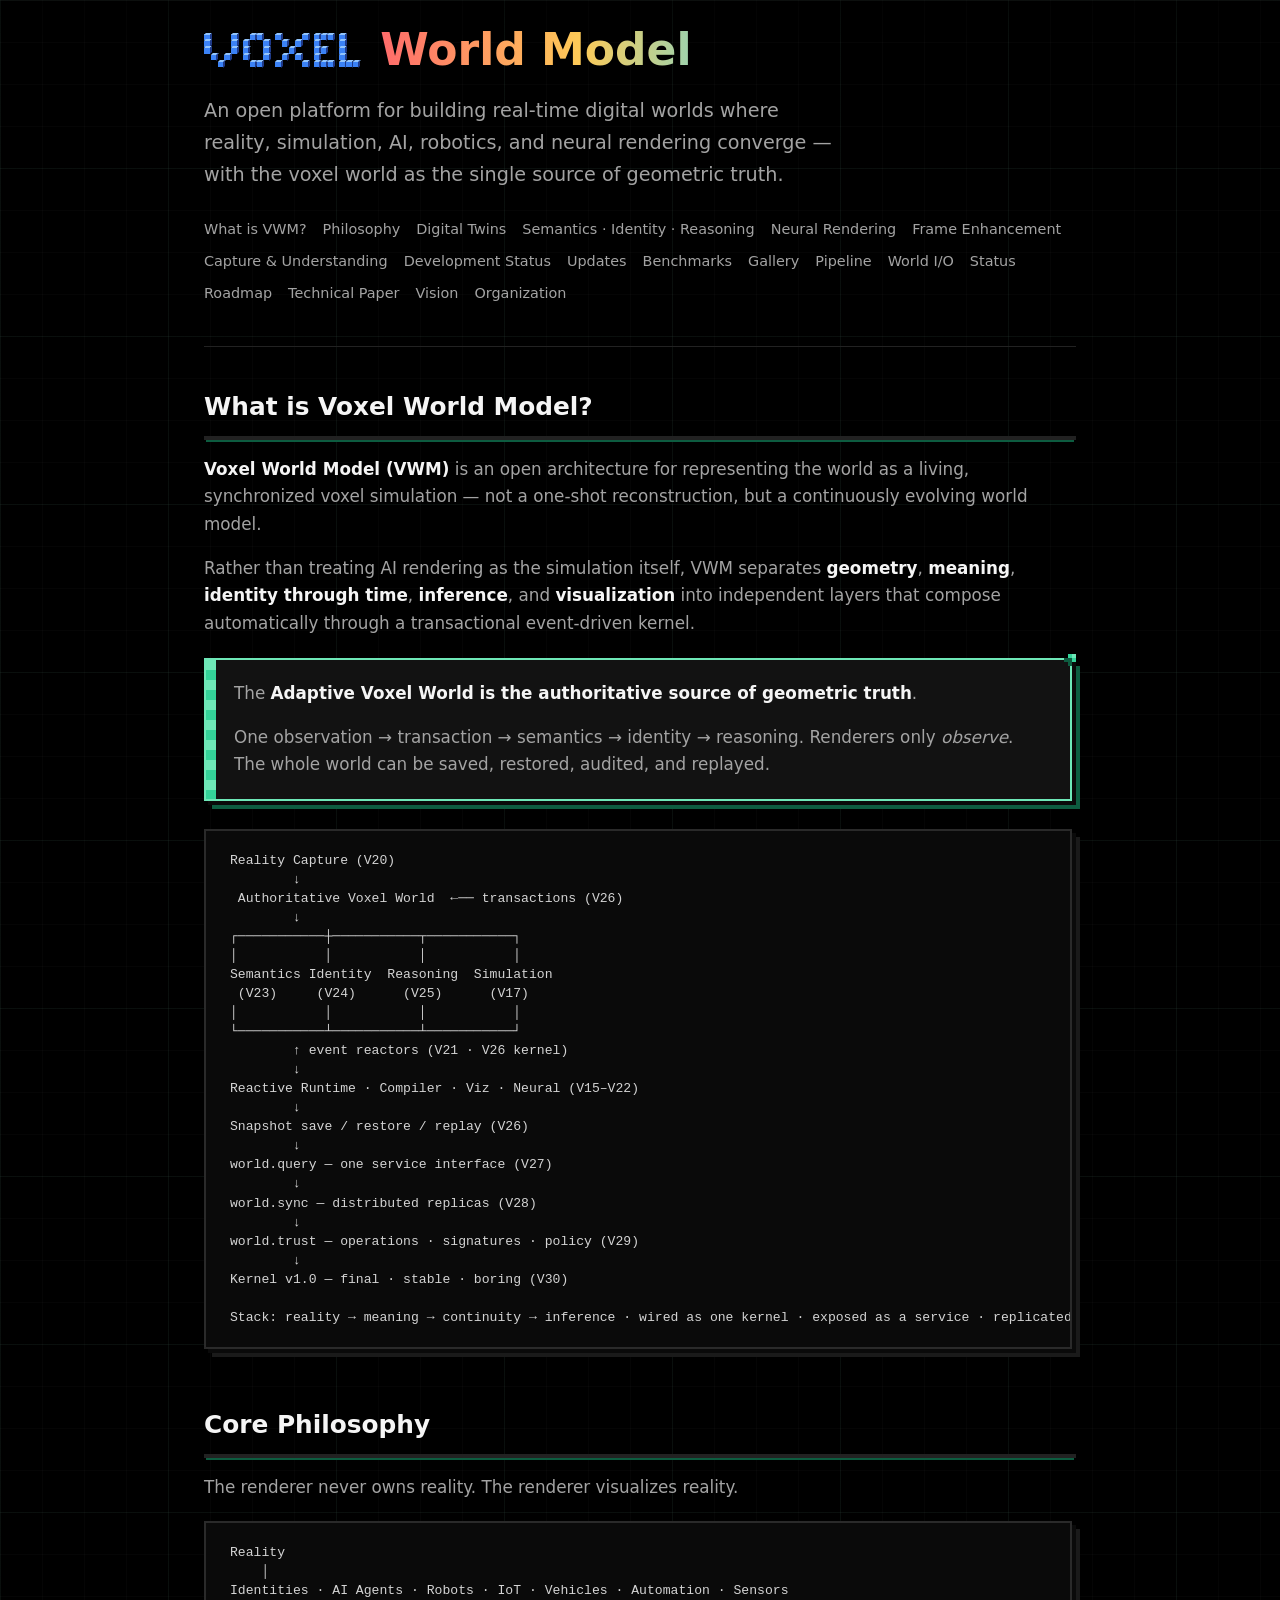
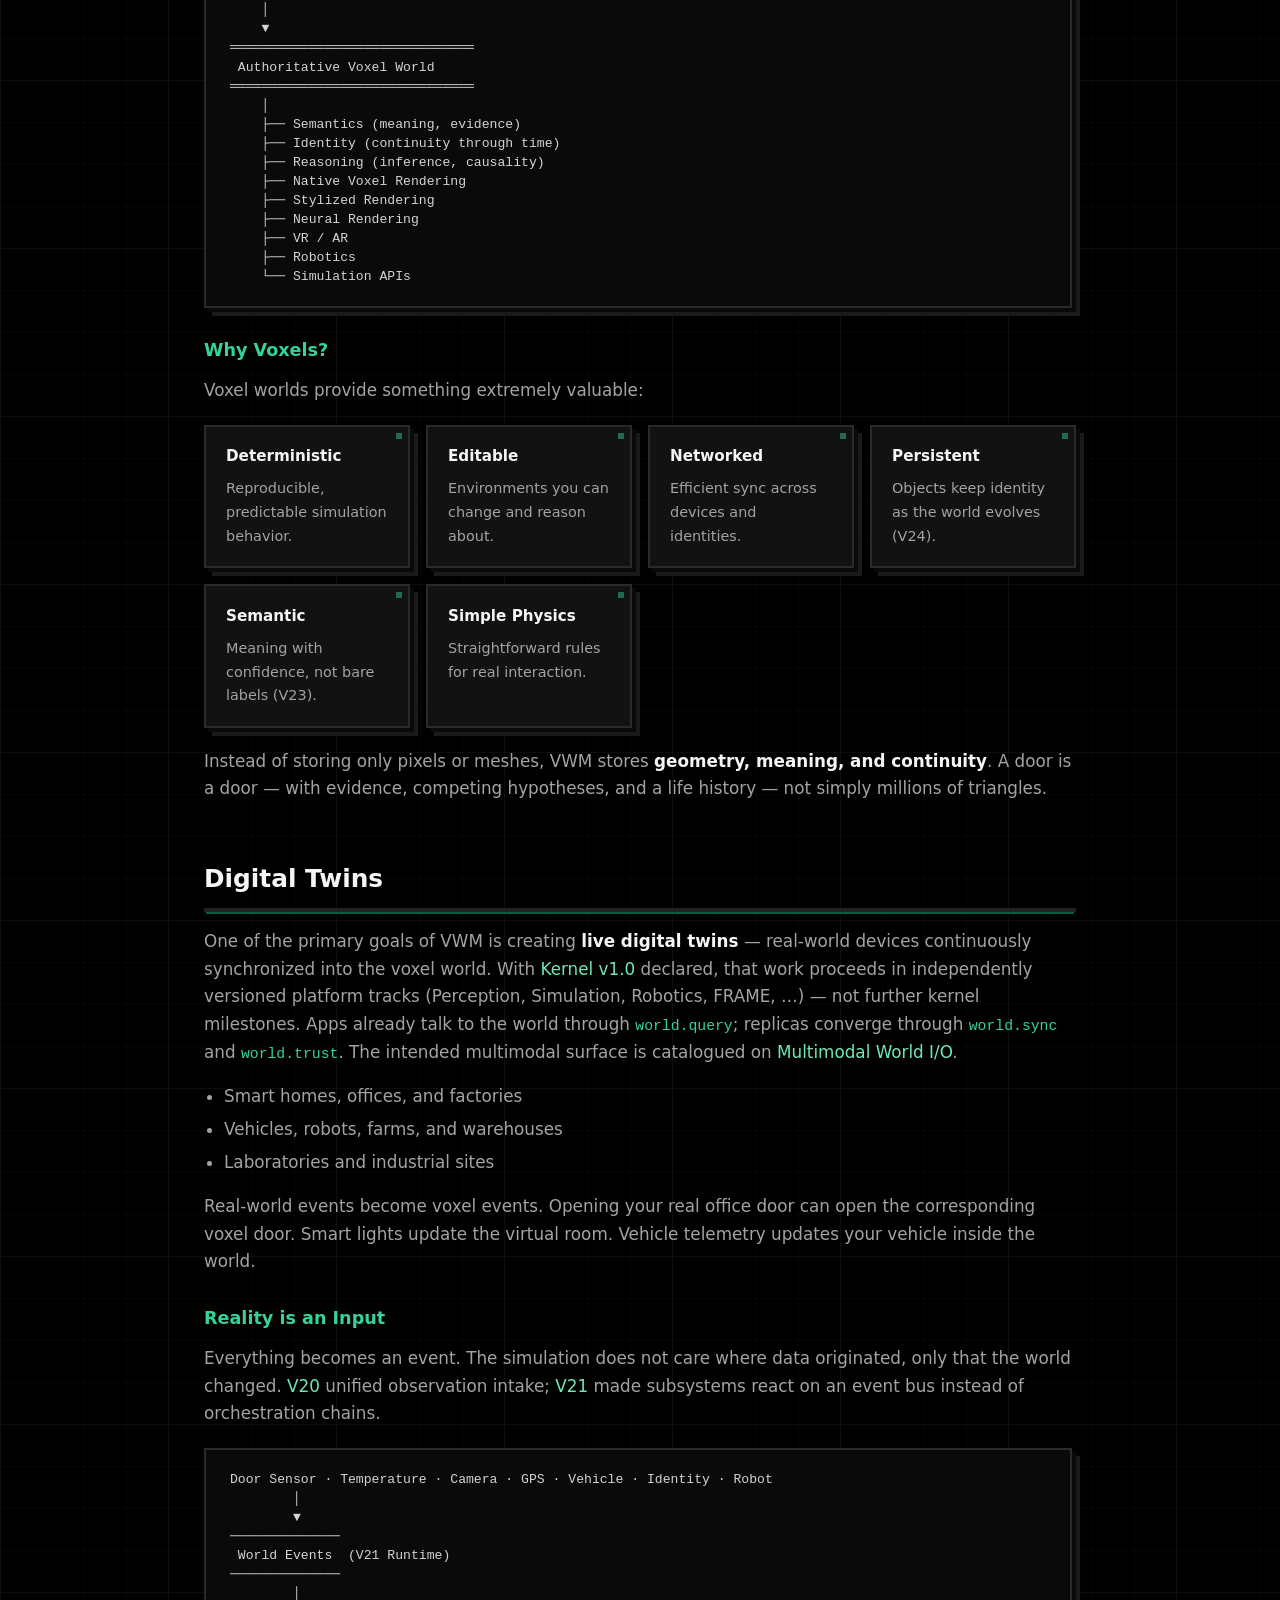
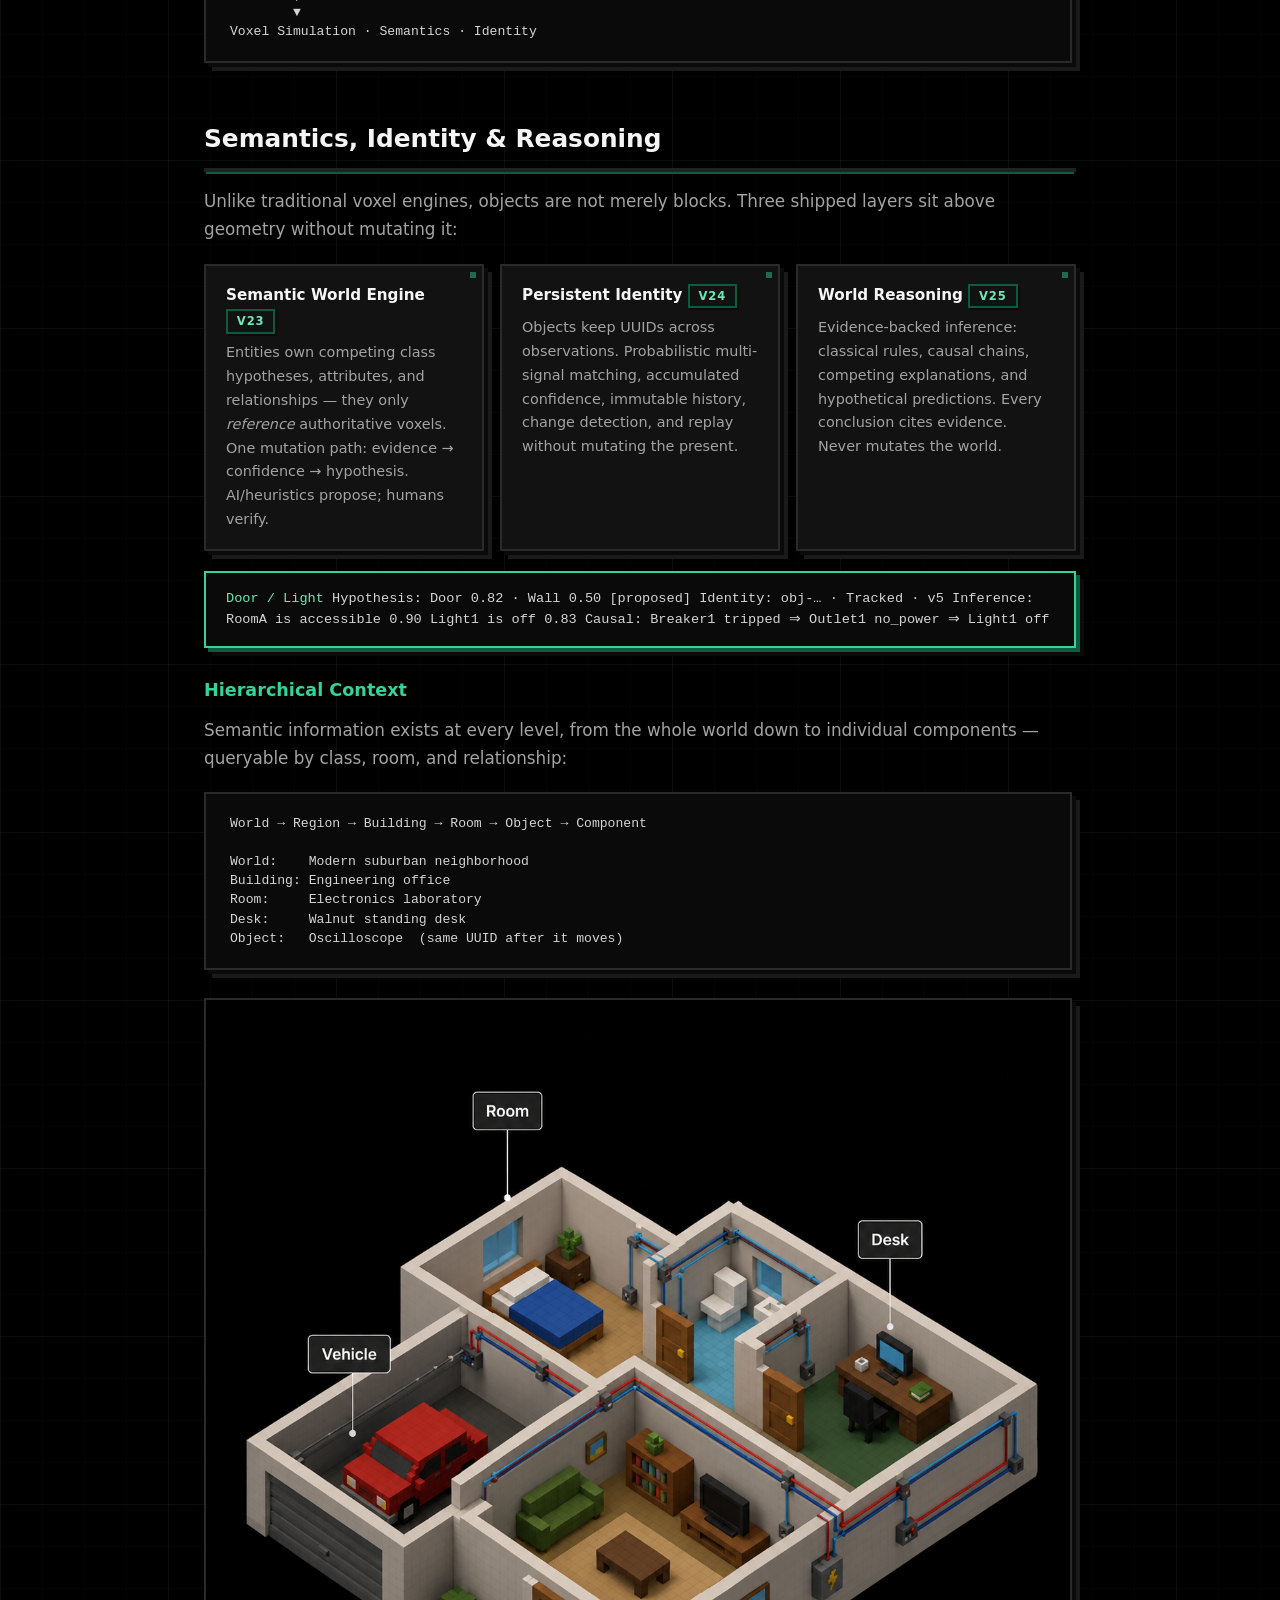
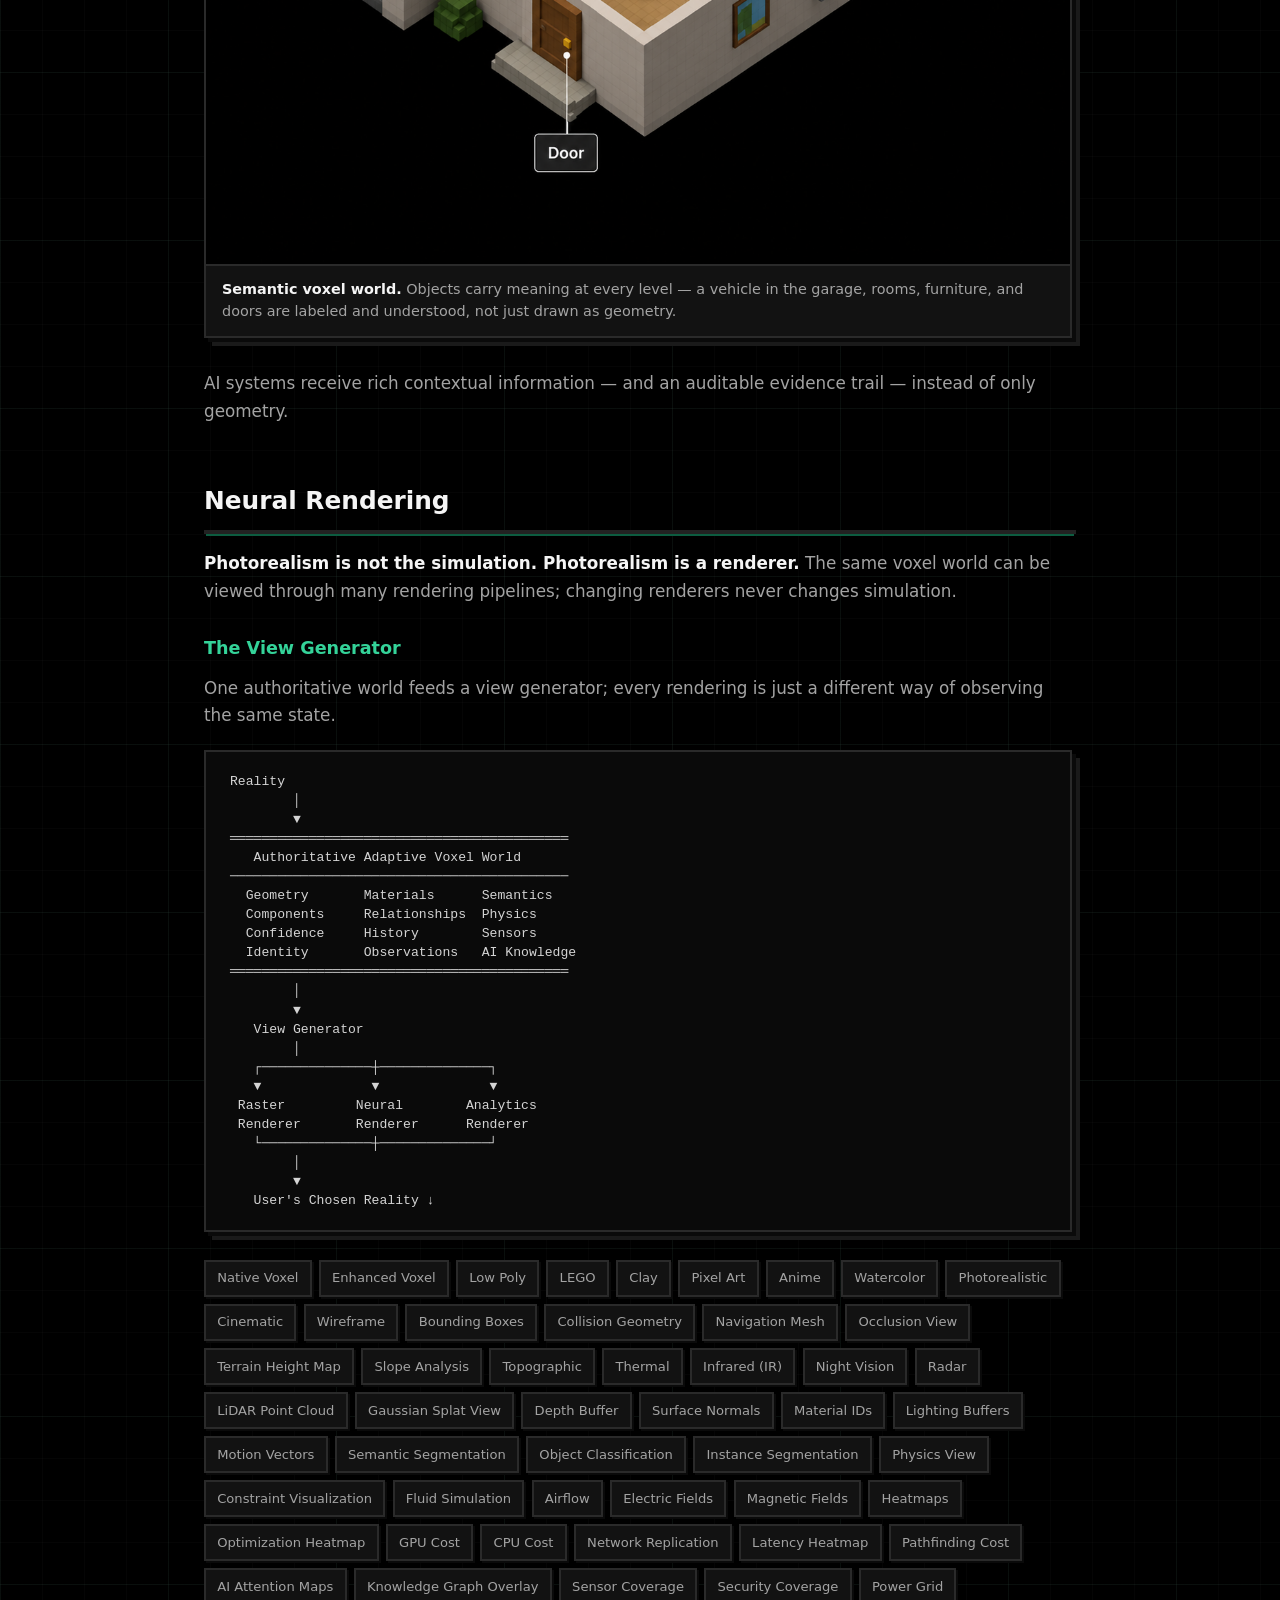
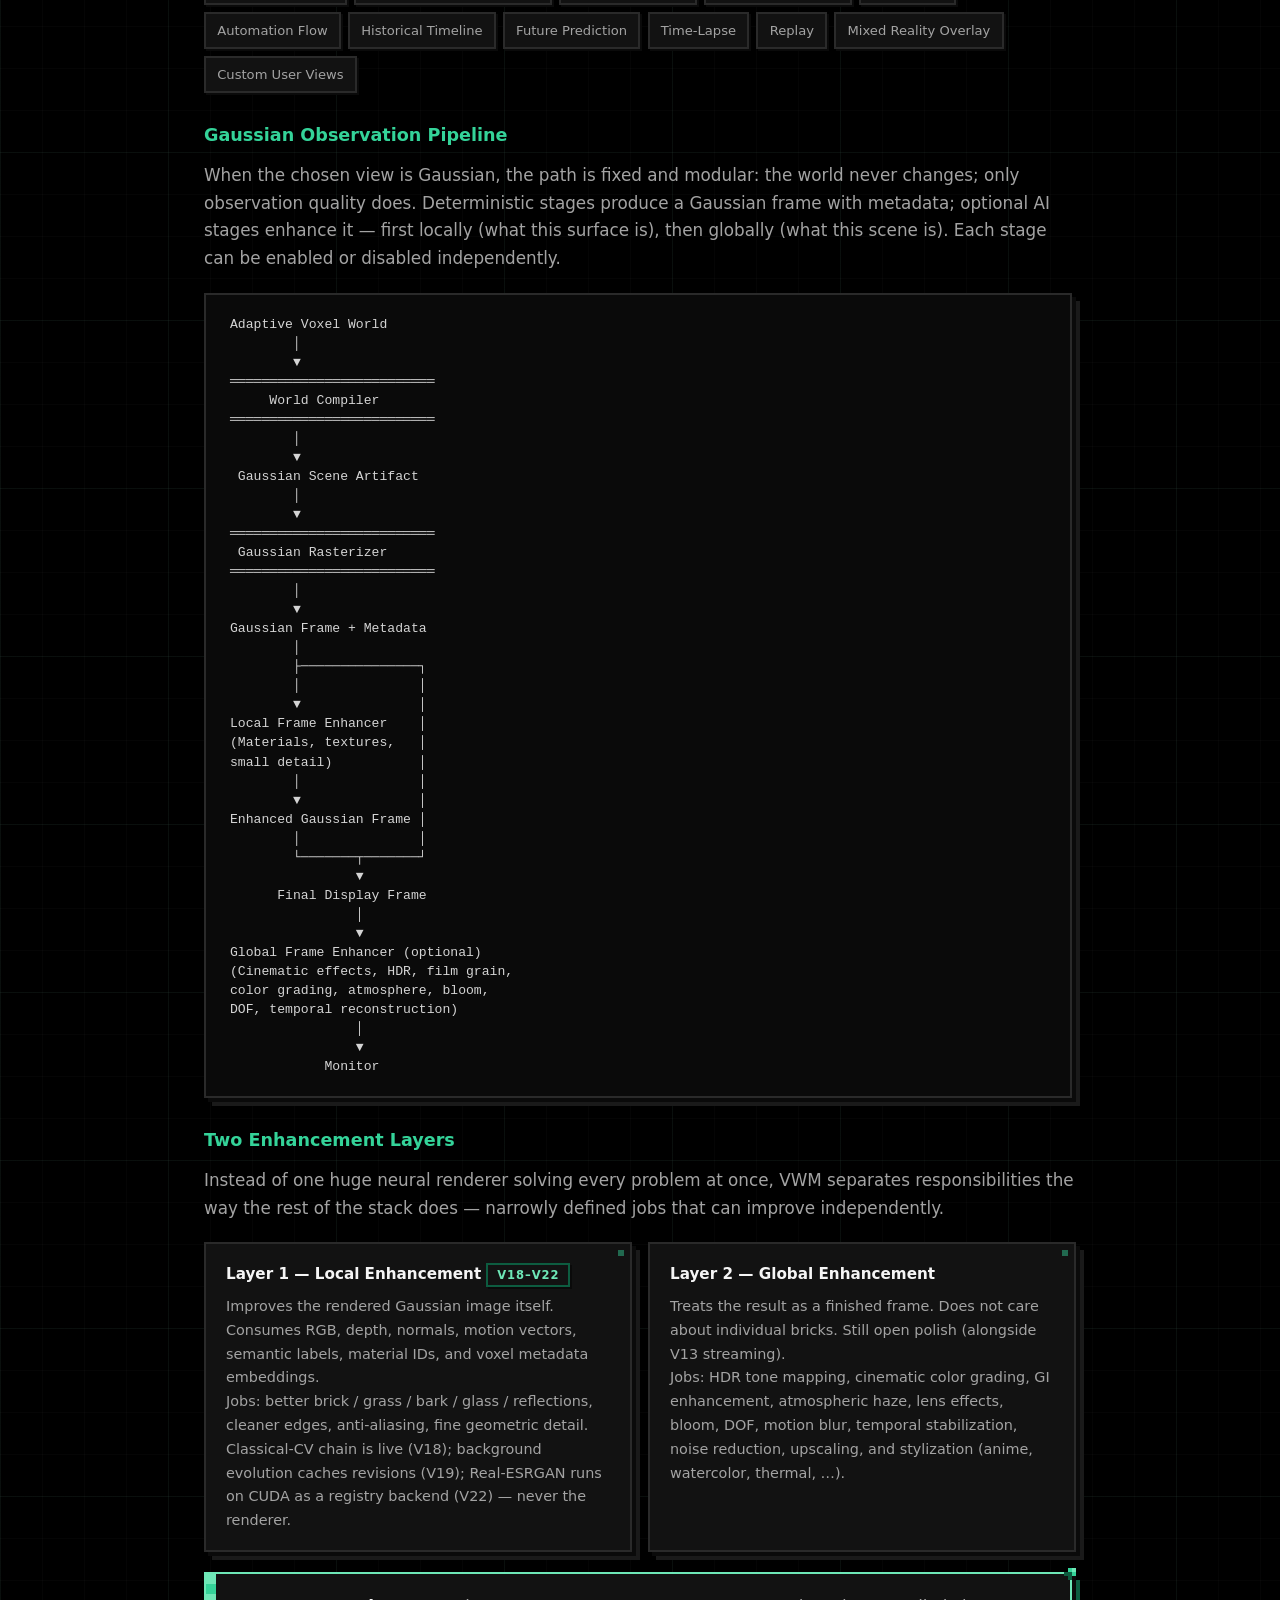
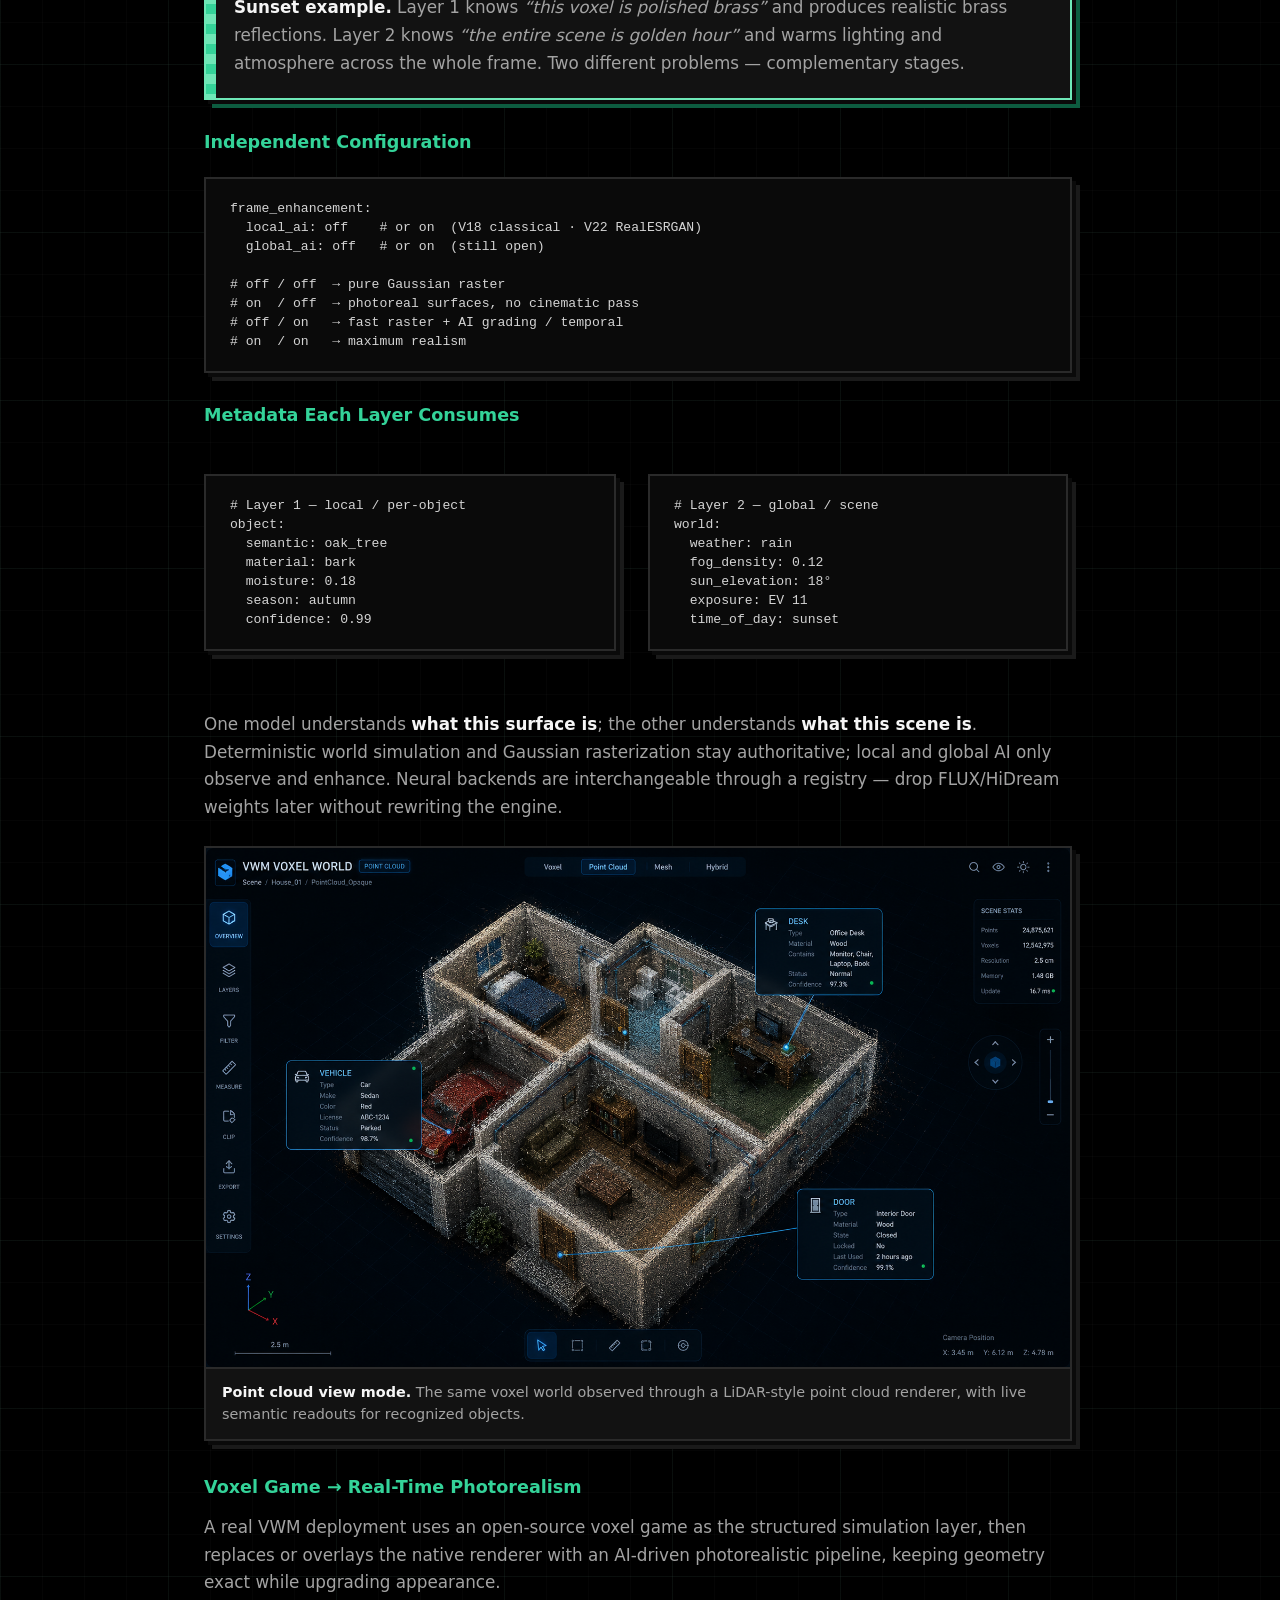
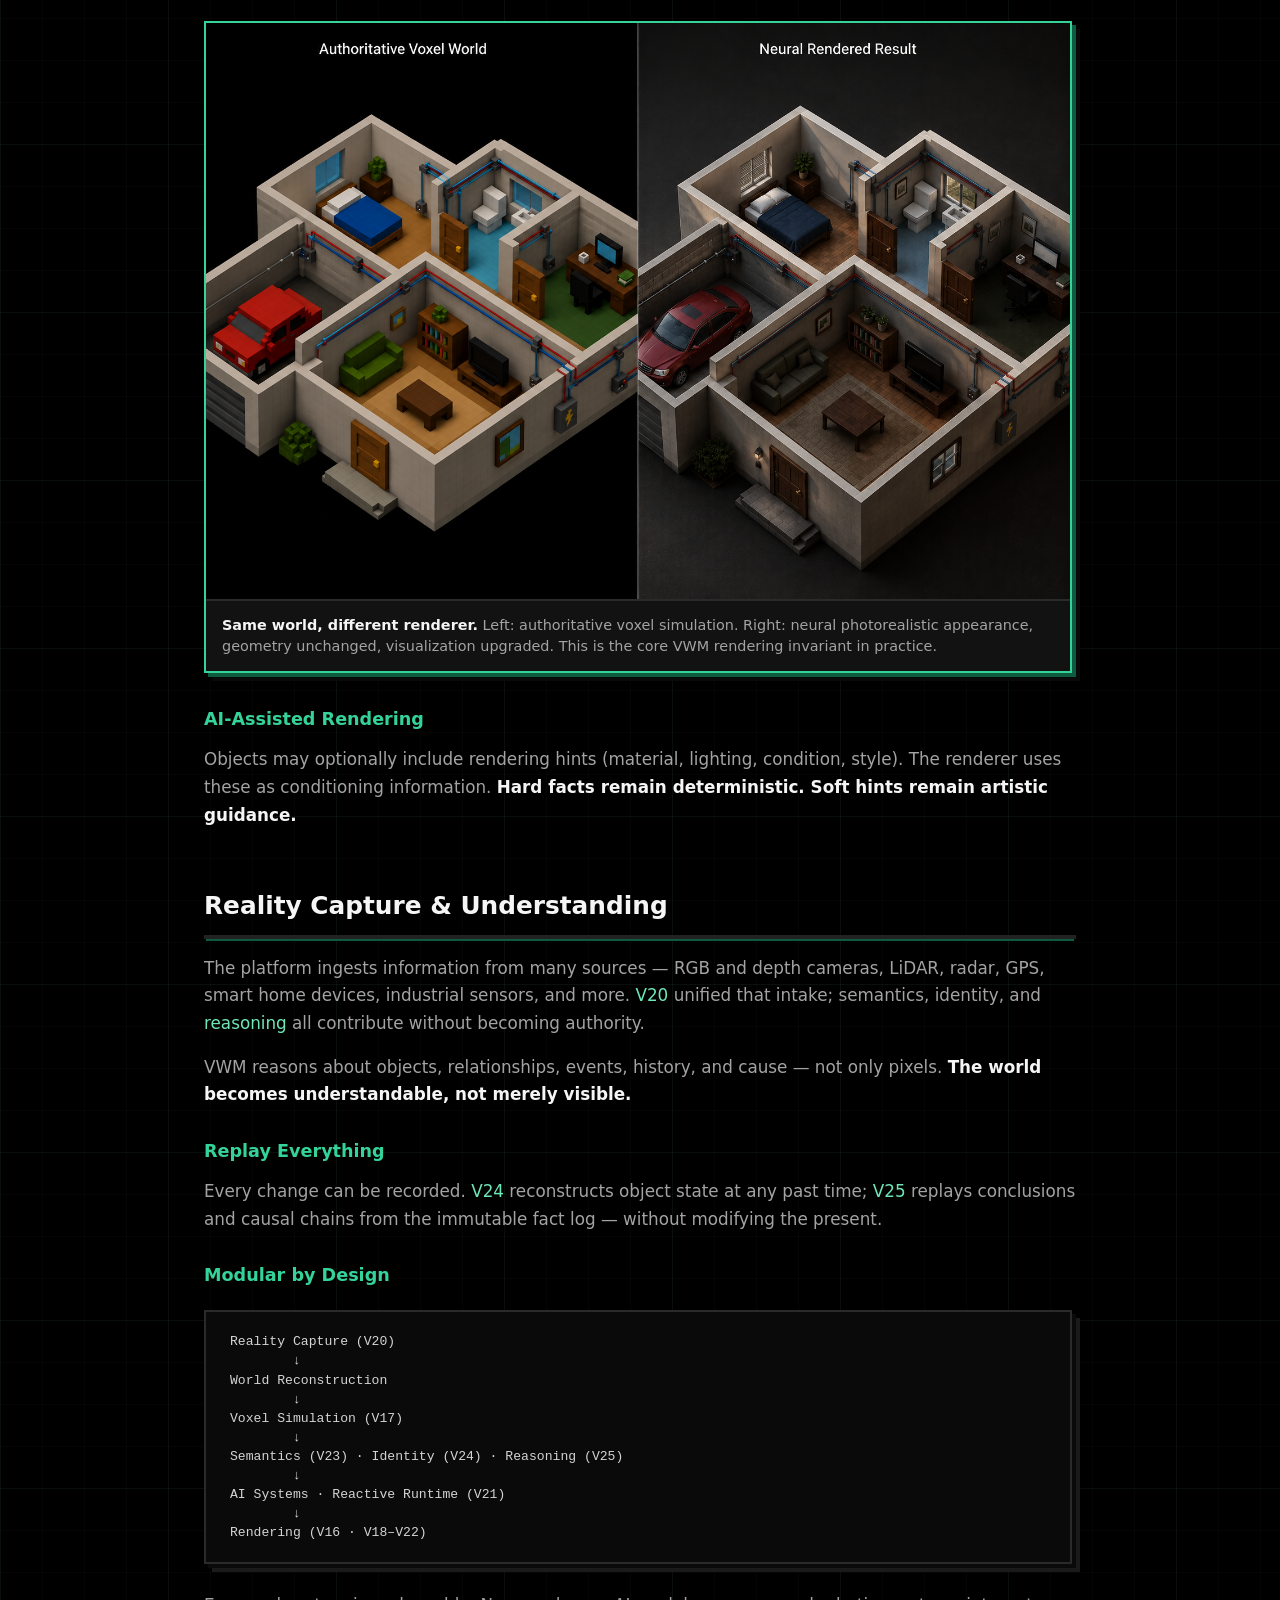
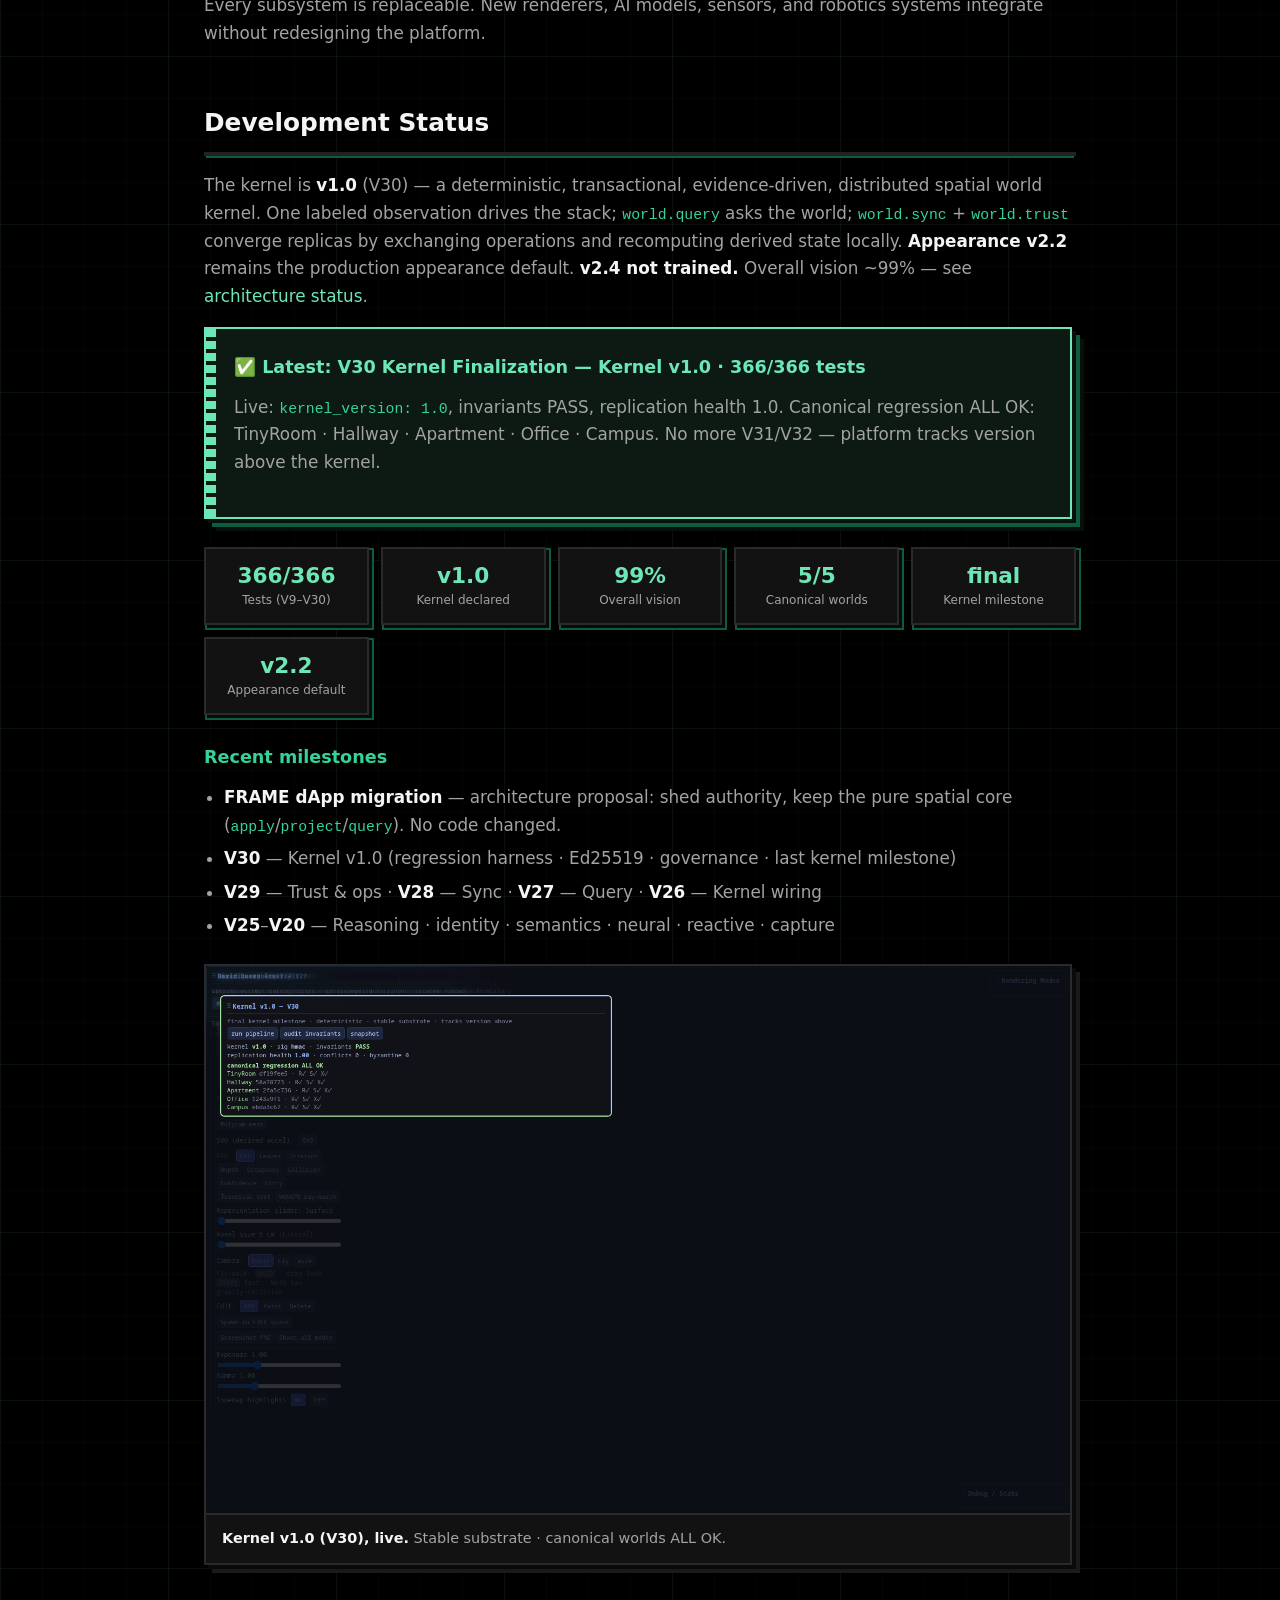
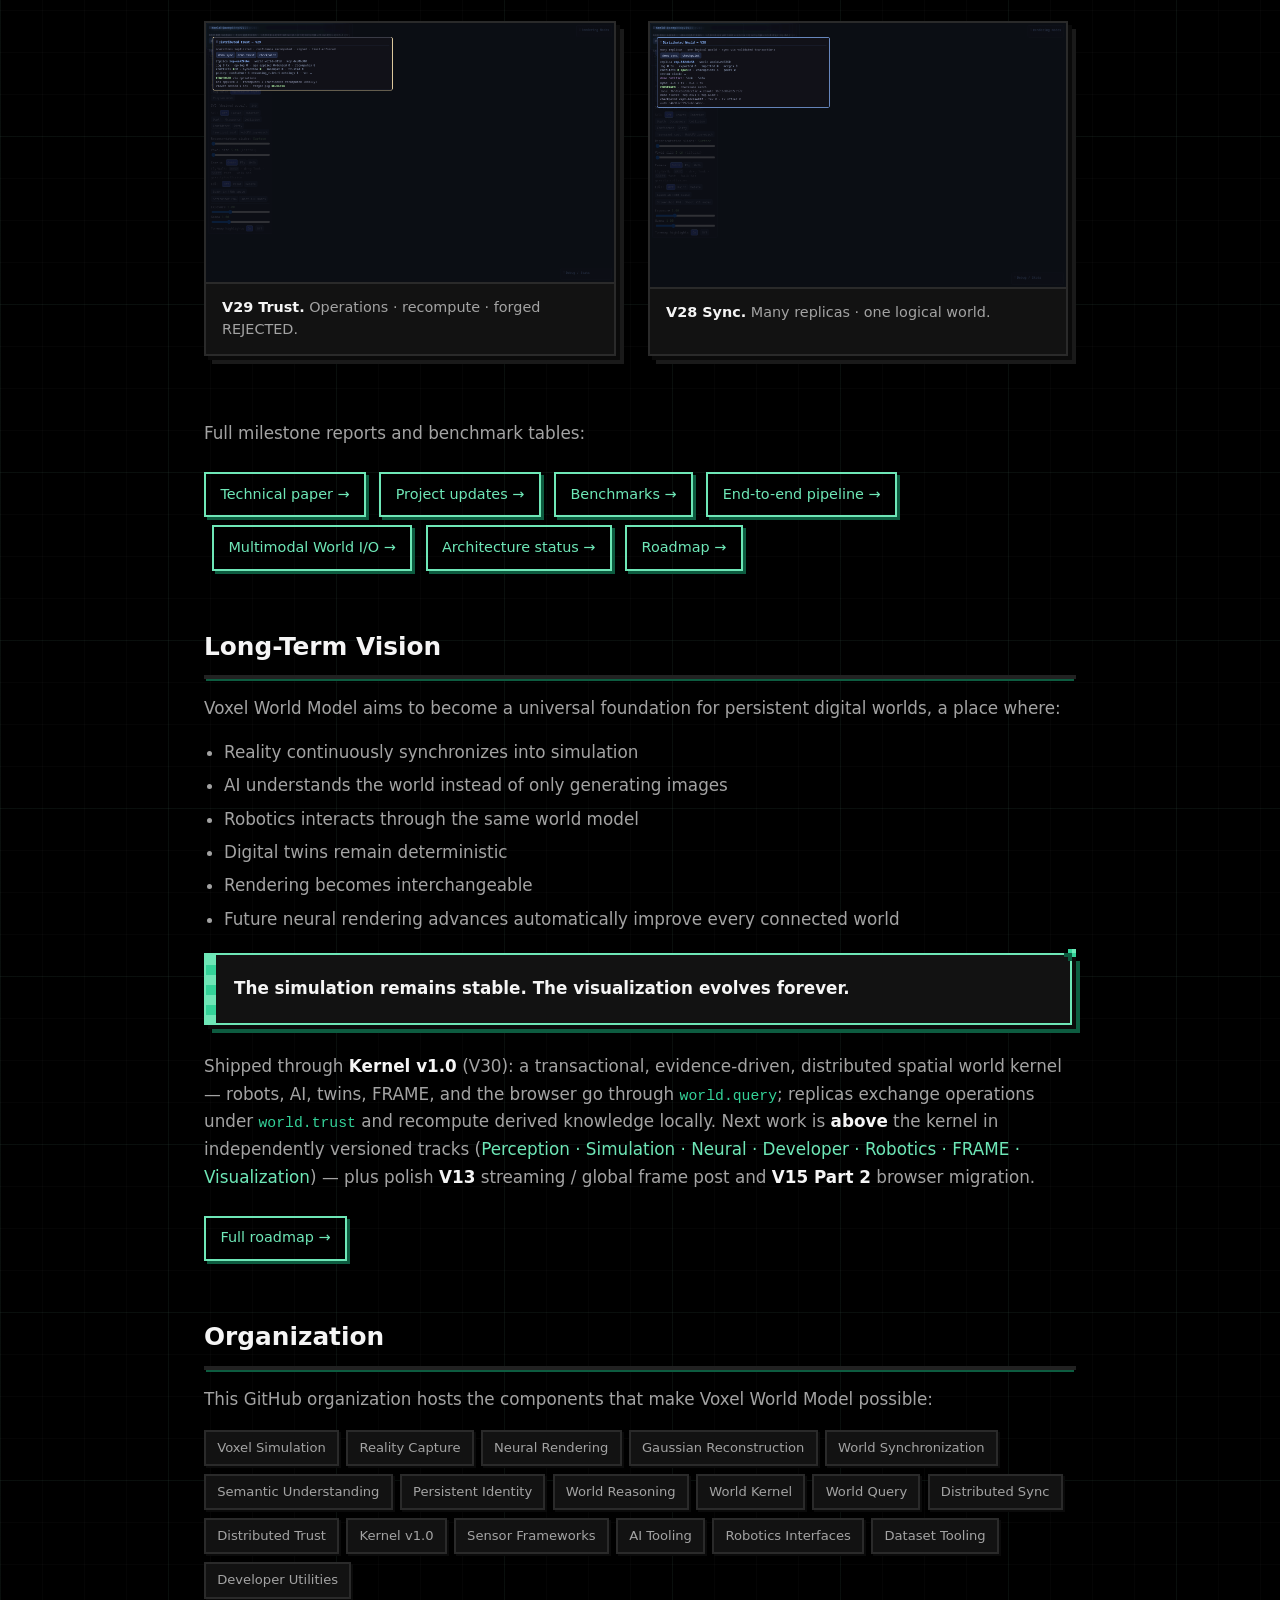
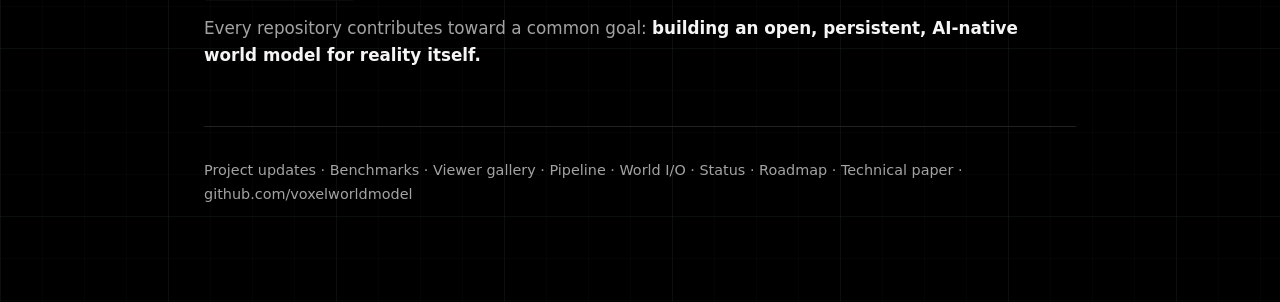
<file: index.html>
<!DOCTYPE html>
<html lang="en">
<head>
  <meta charset="UTF-8">
  <meta name="viewport" content="width=device-width, initial-scale=1.0">
  <title>Voxel World Model</title>
  <meta name="description" content="An open platform for authoritative voxel worlds — a transactional kernel with world.query as the single service interface for apps, robots, and AI.">
  <link rel="stylesheet" href="site.css">
</head>
<body>
  <div class="wrap">
    <header class="home">
      <h1 aria-label="Voxel World Model"><span class="title-voxel-blocks" aria-hidden="true"><span class="vletter"><b style="grid-area:1/1"></b><b style="grid-area:1/5"></b><b style="grid-area:2/1"></b><b style="grid-area:2/5"></b><b style="grid-area:3/1"></b><b style="grid-area:3/5"></b><b style="grid-area:4/2"></b><b style="grid-area:4/4"></b><b style="grid-area:5/3"></b></span><span class="vletter"><b style="grid-area:1/2"></b><b style="grid-area:1/3"></b><b style="grid-area:2/1"></b><b style="grid-area:2/4"></b><b style="grid-area:3/1"></b><b style="grid-area:3/4"></b><b style="grid-area:4/1"></b><b style="grid-area:4/4"></b><b style="grid-area:5/2"></b><b style="grid-area:5/3"></b></span><span class="vletter"><b style="grid-area:1/1"></b><b style="grid-area:1/5"></b><b style="grid-area:2/2"></b><b style="grid-area:2/4"></b><b style="grid-area:3/3"></b><b style="grid-area:4/2"></b><b style="grid-area:4/4"></b><b style="grid-area:5/1"></b><b style="grid-area:5/5"></b></span><span class="vletter"><b style="grid-area:1/1"></b><b style="grid-area:1/2"></b><b style="grid-area:1/3"></b><b style="grid-area:2/1"></b><b style="grid-area:3/1"></b><b style="grid-area:3/2"></b><b style="grid-area:4/1"></b><b style="grid-area:5/1"></b><b style="grid-area:5/2"></b><b style="grid-area:5/3"></b></span><span class="vletter"><b style="grid-area:1/1"></b><b style="grid-area:2/1"></b><b style="grid-area:3/1"></b><b style="grid-area:4/1"></b><b style="grid-area:5/1"></b><b style="grid-area:5/2"></b><b style="grid-area:5/3"></b></span></span> <span class="title-rainbow">World Model</span></h1>
      <p class="lead">An open platform for building real-time digital worlds where reality, simulation, AI, robotics, and neural rendering converge — with the voxel world as the single source of geometric truth.</p>
      <nav>
        <a href="#what">What is VWM?</a>
        <a href="#philosophy">Philosophy</a>
        <a href="#twins">Digital Twins</a>
        <a href="#semantic">Semantics · Identity · Reasoning</a>
        <a href="#rendering">Neural Rendering</a>
        <a href="#enhancement">Frame Enhancement</a>
        <a href="#capture">Capture &amp; Understanding</a>
        <a href="#status">Development Status</a>
        <a href="updates.html">Updates</a>
        <a href="benchmarks.html">Benchmarks</a>
        <a href="gallery.html">Gallery</a>
        <a href="pipeline.html">Pipeline</a>
        <a href="io.html">World I/O</a>
        <a href="status.html">Status</a>
        <a href="roadmap.html">Roadmap</a>
        <a href="paper.html">Technical Paper</a>
        <a href="#vision">Vision</a>
        <a href="#org">Organization</a>
      </nav>
    </header>

    <section id="what">
      <h2>What is Voxel World Model?</h2>
      <p><strong>Voxel World Model (VWM)</strong> is an open architecture for representing the world as a living, synchronized voxel simulation — not a one-shot reconstruction, but a continuously evolving world model.</p>
      <p>Rather than treating AI rendering as the simulation itself, VWM separates <strong>geometry</strong>, <strong>meaning</strong>, <strong>identity through time</strong>, <strong>inference</strong>, and <strong>visualization</strong> into independent layers that compose automatically through a transactional event-driven kernel.</p>
      <div class="highlight">
        <p>The <strong>Adaptive Voxel World is the authoritative source of geometric truth</strong>.</p>
        <p>One observation → transaction → semantics → identity → reasoning. Renderers only <em>observe</em>. The whole world can be saved, restored, audited, and replayed.</p>
      </div>
      <div class="diagram">Reality Capture (V20)
        ↓
 Authoritative Voxel World  ←── transactions (V26)
        ↓
┌───────────┼───────────┬───────────┐
│           │           │           │
Semantics Identity  Reasoning  Simulation
 (V23)     (V24)      (V25)      (V17)
│           │           │           │
└───────────┴───────────┴───────────┘
        ↑ event reactors (V21 · V26 kernel)
        ↓
Reactive Runtime · Compiler · Viz · Neural (V15–V22)
        ↓
Snapshot save / restore / replay (V26)
        ↓
world.query — one service interface (V27)
        ↓
world.sync — distributed replicas (V28)
        ↓
world.trust — operations · signatures · policy (V29)
        ↓
Kernel v1.0 — final · stable · boring (V30)

Stack: reality → meaning → continuity → inference · wired as one kernel · exposed as a service · replicated · trusted · v1.0</div>
    </section>

    <section id="philosophy">
      <h2>Core Philosophy</h2>
      <p>The renderer never owns reality. The renderer visualizes reality.</p>

      <div class="diagram">Reality
    │
Identities · AI Agents · Robots · IoT · Vehicles · Automation · Sensors
    │
    ▼
═══════════════════════════════
 Authoritative Voxel World
═══════════════════════════════
    │
    ├── Semantics (meaning, evidence)
    ├── Identity (continuity through time)
    ├── Reasoning (inference, causality)
    ├── Native Voxel Rendering
    ├── Stylized Rendering
    ├── Neural Rendering
    ├── VR / AR
    ├── Robotics
    └── Simulation APIs</div>

      <h3>Why Voxels?</h3>
      <p>Voxel worlds provide something extremely valuable:</p>
      <div class="card-grid">
        <div class="card"><h4>Deterministic</h4><p>Reproducible, predictable simulation behavior.</p></div>
        <div class="card"><h4>Editable</h4><p>Environments you can change and reason about.</p></div>
        <div class="card"><h4>Networked</h4><p>Efficient sync across devices and identities.</p></div>
        <div class="card"><h4>Persistent</h4><p>Objects keep identity as the world evolves (V24).</p></div>
        <div class="card"><h4>Semantic</h4><p>Meaning with confidence, not bare labels (V23).</p></div>
        <div class="card"><h4>Simple Physics</h4><p>Straightforward rules for real interaction.</p></div>
      </div>
      <p>Instead of storing only pixels or meshes, VWM stores <strong>geometry, meaning, and continuity</strong>. A door is a door — with evidence, competing hypotheses, and a life history — not simply millions of triangles.</p>
    </section>

    <section id="twins">
      <h2>Digital Twins</h2>
      <p>One of the primary goals of VWM is creating <strong>live digital twins</strong> — real-world devices continuously synchronized into the voxel world. With <a href="updates.html#v30">Kernel v1.0</a> declared, that work proceeds in independently versioned platform tracks (Perception, Simulation, Robotics, FRAME, …) — not further kernel milestones. Apps already talk to the world through <a href="updates.html#v27"><code>world.query</code></a>; replicas converge through <a href="updates.html#v28"><code>world.sync</code></a> and <a href="updates.html#v29"><code>world.trust</code></a>. The intended multimodal surface is catalogued on <a href="io.html">Multimodal World I/O</a>.</p>
      <ul>
        <li>Smart homes, offices, and factories</li>
        <li>Vehicles, robots, farms, and warehouses</li>
        <li>Laboratories and industrial sites</li>
      </ul>
      <p>Real-world events become voxel events. Opening your real office door can open the corresponding voxel door. Smart lights update the virtual room. Vehicle telemetry updates your vehicle inside the world.</p>

      <h3>Reality is an Input</h3>
      <p>Everything becomes an event. The simulation does not care where data originated, only that the world changed. <a href="updates.html#v20">V20</a> unified observation intake; <a href="updates.html#v21">V21</a> made subsystems react on an event bus instead of orchestration chains.</p>
      <div class="diagram">Door Sensor · Temperature · Camera · GPS · Vehicle · Identity · Robot
        │
        ▼
──────────────
 World Events  (V21 Runtime)
──────────────
        │
        ▼
Voxel Simulation · Semantics · Identity</div>
    </section>

    <section id="semantic">
      <h2>Semantics, Identity &amp; Reasoning</h2>
      <p>Unlike traditional voxel engines, objects are not merely blocks. Three shipped layers sit above geometry without mutating it:</p>

      <div class="card-grid">
        <div class="card">
          <h4>Semantic World Engine <span class="badge badge-ok">V23</span></h4>
          <p>Entities own competing class hypotheses, attributes, and relationships — they only <em>reference</em> authoritative voxels. One mutation path: evidence → confidence → hypothesis. AI/heuristics propose; humans verify.</p>
        </div>
        <div class="card">
          <h4>Persistent Identity <span class="badge badge-ok">V24</span></h4>
          <p>Objects keep UUIDs across observations. Probabilistic multi-signal matching, accumulated confidence, immutable history, change detection, and replay without mutating the present.</p>
        </div>
        <div class="card">
          <h4>World Reasoning <span class="badge badge-ok">V25</span></h4>
          <p>Evidence-backed inference: classical rules, causal chains, competing explanations, and hypothetical predictions. Every conclusion cites evidence. Never mutates the world.</p>
        </div>
      </div>

      <div class="meta-block"><span class="label">Door / Light</span>

Hypothesis: Door 0.82 · Wall 0.50  [proposed]
Identity:  obj-… · Tracked · v5
Inference: RoomA is accessible 0.90
           Light1 is off 0.83
Causal:    Breaker1 tripped ⇒ Outlet1 no_power ⇒ Light1 off</div>

      <h3>Hierarchical Context</h3>
      <p>Semantic information exists at every level, from the whole world down to individual components — queryable by class, room, and relationship:</p>
      <div class="diagram">World → Region → Building → Room → Object → Component

World:    Modern suburban neighborhood
Building: Engineering office
Room:     Electronics laboratory
Desk:     Walnut standing desk
Object:   Oscilloscope  (same UUID after it moves)</div>

      <figure class="figure">
        <img src="voxel_color.png" alt="Isometric voxel house with semantic labels for vehicle, room, desk, and door.">
        <figcaption><strong>Semantic voxel world.</strong> Objects carry meaning at every level — a vehicle in the garage, rooms, furniture, and doors are labeled and understood, not just drawn as geometry.</figcaption>
      </figure>

      <p>AI systems receive rich contextual information — and an auditable evidence trail — instead of only geometry.</p>
    </section>

    <section id="rendering">
      <h2>Neural Rendering</h2>
      <p><strong>Photorealism is not the simulation. Photorealism is a renderer.</strong> The same voxel world can be viewed through many rendering pipelines; changing renderers never changes simulation.</p>

      <h3>The View Generator</h3>
      <p>One authoritative world feeds a view generator; every rendering is just a different way of observing the same state.</p>
      <div class="diagram">Reality
        │
        ▼
═══════════════════════════════════════════
   Authoritative Adaptive Voxel World
───────────────────────────────────────────
  Geometry       Materials      Semantics
  Components     Relationships  Physics
  Confidence     History        Sensors
  Identity       Observations   AI Knowledge
═══════════════════════════════════════════
        │
        ▼
   View Generator
        │
   ┌──────────────┼──────────────┐
   ▼              ▼              ▼
 Raster         Neural        Analytics
 Renderer       Renderer      Renderer
   └──────────────┼──────────────┘
        │
        ▼
   User's Chosen Reality ↓</div>
      <div class="pill-grid">
        <span class="pill">Native Voxel</span>
        <span class="pill">Enhanced Voxel</span>
        <span class="pill">Low Poly</span>
        <span class="pill">LEGO</span>
        <span class="pill">Clay</span>
        <span class="pill">Pixel Art</span>
        <span class="pill">Anime</span>
        <span class="pill">Watercolor</span>
        <span class="pill">Photorealistic</span>
        <span class="pill">Cinematic</span>
        <span class="pill">Wireframe</span>
        <span class="pill">Bounding Boxes</span>
        <span class="pill">Collision Geometry</span>
        <span class="pill">Navigation Mesh</span>
        <span class="pill">Occlusion View</span>
        <span class="pill">Terrain Height Map</span>
        <span class="pill">Slope Analysis</span>
        <span class="pill">Topographic</span>
        <span class="pill">Thermal</span>
        <span class="pill">Infrared (IR)</span>
        <span class="pill">Night Vision</span>
        <span class="pill">Radar</span>
        <span class="pill">LiDAR Point Cloud</span>
        <span class="pill">Gaussian Splat View</span>
        <span class="pill">Depth Buffer</span>
        <span class="pill">Surface Normals</span>
        <span class="pill">Material IDs</span>
        <span class="pill">Lighting Buffers</span>
        <span class="pill">Motion Vectors</span>
        <span class="pill">Semantic Segmentation</span>
        <span class="pill">Object Classification</span>
        <span class="pill">Instance Segmentation</span>
        <span class="pill">Physics View</span>
        <span class="pill">Constraint Visualization</span>
        <span class="pill">Fluid Simulation</span>
        <span class="pill">Airflow</span>
        <span class="pill">Electric Fields</span>
        <span class="pill">Magnetic Fields</span>
        <span class="pill">Heatmaps</span>
        <span class="pill">Optimization Heatmap</span>
        <span class="pill">GPU Cost</span>
        <span class="pill">CPU Cost</span>
        <span class="pill">Network Replication</span>
        <span class="pill">Latency Heatmap</span>
        <span class="pill">Pathfinding Cost</span>
        <span class="pill">AI Attention Maps</span>
        <span class="pill">Knowledge Graph Overlay</span>
        <span class="pill">Sensor Coverage</span>
        <span class="pill">Security Coverage</span>
        <span class="pill">Power Grid</span>
        <span class="pill">Automation Flow</span>
        <span class="pill">Historical Timeline</span>
        <span class="pill">Future Prediction</span>
        <span class="pill">Time-Lapse</span>
        <span class="pill">Replay</span>
        <span class="pill">Mixed Reality Overlay</span>
        <span class="pill">Custom User Views</span>
      </div>

      <h3>Gaussian Observation Pipeline</h3>
      <p>When the chosen view is Gaussian, the path is fixed and modular: the world never changes; only observation quality does. Deterministic stages produce a Gaussian frame with metadata; optional AI stages enhance it — first locally (what this surface is), then globally (what this scene is). Each stage can be enabled or disabled independently.</p>
      <div class="diagram">Adaptive Voxel World
        │
        ▼
══════════════════════════
     World Compiler
══════════════════════════
        │
        ▼
 Gaussian Scene Artifact
        │
        ▼
══════════════════════════
 Gaussian Rasterizer
══════════════════════════
        │
        ▼
Gaussian Frame + Metadata
        │
        ├───────────────┐
        │               │
        ▼               │
Local Frame Enhancer    │
(Materials, textures,   │
small detail)           │
        │               │
        ▼               │
Enhanced Gaussian Frame │
        │               │
        └───────┬───────┘
                ▼
      Final Display Frame
                │
                ▼
Global Frame Enhancer (optional)
(Cinematic effects, HDR, film grain,
color grading, atmosphere, bloom,
DOF, temporal reconstruction)
                │
                ▼
            Monitor</div>

      <h3 id="enhancement">Two Enhancement Layers</h3>
      <p>Instead of one huge neural renderer solving every problem at once, VWM separates responsibilities the way the rest of the stack does — narrowly defined jobs that can improve independently.</p>

      <div class="card-grid">
        <div class="card">
          <h4>Layer 1 — Local Enhancement <span class="badge badge-ok">V18–V22</span></h4>
          <p>Improves the rendered Gaussian image itself. Consumes RGB, depth, normals, motion vectors, semantic labels, material IDs, and voxel metadata embeddings.</p>
          <p>Jobs: better brick / grass / bark / glass / reflections, cleaner edges, anti-aliasing, fine geometric detail. Classical-CV chain is live (V18); background evolution caches revisions (V19); Real-ESRGAN runs on CUDA as a registry backend (V22) — never the renderer.</p>
        </div>
        <div class="card">
          <h4>Layer 2 — Global Enhancement</h4>
          <p>Treats the result as a finished frame. Does not care about individual bricks. Still open polish (alongside V13 streaming).</p>
          <p>Jobs: HDR tone mapping, cinematic color grading, GI enhancement, atmospheric haze, lens effects, bloom, DOF, motion blur, temporal stabilization, noise reduction, upscaling, and stylization (anime, watercolor, thermal, …).</p>
        </div>
      </div>

      <div class="highlight">
        <p><strong>Sunset example.</strong> Layer 1 knows <em>“this voxel is polished brass”</em> and produces realistic brass reflections. Layer 2 knows <em>“the entire scene is golden hour”</em> and warms lighting and atmosphere across the whole frame. Two different problems — complementary stages.</p>
      </div>

      <h3>Independent Configuration</h3>
      <div class="diagram">frame_enhancement:
  local_ai: off    # or on  (V18 classical · V22 RealESRGAN)
  global_ai: off   # or on  (still open)

# off / off  → pure Gaussian raster
# on  / off  → photoreal surfaces, no cinematic pass
# off / on   → fast raster + AI grading / temporal
# on  / on   → maximum realism</div>

      <h3>Metadata Each Layer Consumes</h3>
      <div class="figure-row">
        <div class="diagram" style="margin-right: 0.75rem; flex: 1"># Layer 1 — local / per-object
object:
  semantic: oak_tree
  material: bark
  moisture: 0.18
  season: autumn
  confidence: 0.99</div>
        <div class="diagram" style="flex: 1"># Layer 2 — global / scene
world:
  weather: rain
  fog_density: 0.12
  sun_elevation: 18°
  exposure: EV 11
  time_of_day: sunset</div>
      </div>
      <p>One model understands <strong>what this surface is</strong>; the other understands <strong>what this scene is</strong>. Deterministic world simulation and Gaussian rasterization stay authoritative; local and global AI only observe and enhance. Neural backends are interchangeable through a registry — drop FLUX/HiDream weights later without rewriting the engine.</p>

      <figure class="figure">
        <img src="voxel_pointcloud.png" alt="VWM point cloud view of a house with semantic overlays identifying vehicle, desk, and door.">
        <figcaption><strong>Point cloud view mode.</strong> The same voxel world observed through a LiDAR-style point cloud renderer, with live semantic readouts for recognized objects.</figcaption>
      </figure>

      <h3>Voxel Game → Real-Time Photorealism</h3>
      <p>A real VWM deployment uses an open-source voxel game as the structured simulation layer, then replaces or overlays the native renderer with an AI-driven photorealistic pipeline, keeping geometry exact while upgrading appearance.</p>

      <figure class="figure figure-accent">
        <img src="voxel_color_to_real_compare.png" alt="Side-by-side comparison of voxel simulation render and AI photorealistic neural render of the same house scene.">
        <figcaption><strong>Same world, different renderer.</strong> Left: authoritative voxel simulation. Right: neural photorealistic appearance, geometry unchanged, visualization upgraded. This is the core VWM rendering invariant in practice.</figcaption>
      </figure>

      <h3>AI-Assisted Rendering</h3>
      <p>Objects may optionally include rendering hints (material, lighting, condition, style). The renderer uses these as conditioning information. <strong>Hard facts remain deterministic. Soft hints remain artistic guidance.</strong></p>
    </section>

    <section id="capture">
      <h2>Reality Capture &amp; Understanding</h2>
      <p>The platform ingests information from many sources — RGB and depth cameras, LiDAR, radar, GPS, smart home devices, industrial sensors, and more. <a href="updates.html#v20">V20</a> unified that intake; semantics, identity, and <a href="updates.html#v25">reasoning</a> all contribute without becoming authority.</p>
      <p>VWM reasons about objects, relationships, events, history, and cause — not only pixels. <strong>The world becomes understandable, not merely visible.</strong></p>

      <h3>Replay Everything</h3>
      <p>Every change can be recorded. <a href="updates.html#v24">V24</a> reconstructs object state at any past time; <a href="updates.html#v25">V25</a> replays conclusions and causal chains from the immutable fact log — without modifying the present.</p>

      <h3>Modular by Design</h3>
      <div class="diagram">Reality Capture (V20)
        ↓
World Reconstruction
        ↓
Voxel Simulation (V17)
        ↓
Semantics (V23) · Identity (V24) · Reasoning (V25)
        ↓
AI Systems · Reactive Runtime (V21)
        ↓
Rendering (V16 · V18–V22)</div>
      <p>Every subsystem is replaceable. New renderers, AI models, sensors, and robotics systems integrate without redesigning the platform.</p>
    </section>

    <section id="status">
      <h2>Development Status</h2>
      <p>The kernel is <strong>v1.0</strong> (V30) — a deterministic, transactional, evidence-driven, distributed spatial world kernel. One labeled observation drives the stack; <code>world.query</code> asks the world; <code>world.sync</code> + <code>world.trust</code> converge replicas by exchanging operations and recomputing derived state locally. <strong>Appearance v2.2</strong> remains the production appearance default. <strong>v2.4 not trained.</strong> Overall vision ~99% — see <a href="status.html">architecture status</a>.</p>

      <div class="status-banner">
        <h3>✅ Latest: V30 Kernel Finalization — Kernel v1.0 · 366/366 tests</h3>
        <p>Live: <code>kernel_version: 1.0</code>, invariants PASS, replication health 1.0. Canonical regression ALL OK: TinyRoom · Hallway · Apartment · Office · Campus. No more V31/V32 — platform tracks version above the kernel.</p>
      </div>

      <div class="stats-grid">
        <div class="stat"><span class="value">366/366</span><span class="label">Tests (V9–V30)</span></div>
        <div class="stat"><span class="value">v1.0</span><span class="label">Kernel declared</span></div>
        <div class="stat"><span class="value">99%</span><span class="label">Overall vision</span></div>
        <div class="stat"><span class="value">5/5</span><span class="label">Canonical worlds</span></div>
        <div class="stat"><span class="value">final</span><span class="label">Kernel milestone</span></div>
        <div class="stat"><span class="value">v2.2</span><span class="label">Appearance default</span></div>
      </div>

      <h3>Recent milestones</h3>
      <ul>
        <li><a href="updates.html#frame"><strong>FRAME dApp migration</strong></a> — architecture proposal: shed authority, keep the pure spatial core (<code>apply</code>/<code>project</code>/<code>query</code>). No code changed.</li>
        <li><a href="updates.html#v30"><strong>V30</strong></a> — Kernel v1.0 (regression harness · Ed25519 · governance · last kernel milestone)</li>
        <li><a href="updates.html#v29"><strong>V29</strong></a> — Trust &amp; ops · <a href="updates.html#v28"><strong>V28</strong></a> — Sync · <a href="updates.html#v27"><strong>V27</strong></a> — Query · <a href="updates.html#v26"><strong>V26</strong></a> — Kernel wiring</li>
        <li><a href="updates.html#v25"><strong>V25</strong></a>–<a href="updates.html#v20"><strong>V20</strong></a> — Reasoning · identity · semantics · neural · reactive · capture</li>
      </ul>

      <figure class="figure">
        <img src="viewer_v30_kernel.png" alt="VWM viewer with the Kernel v1.0 (V30) panel.">
        <figcaption><strong>Kernel v1.0 (V30), live.</strong> Stable substrate · canonical worlds ALL OK.</figcaption>
      </figure>

      <div class="figure-row">
        <figure class="figure" style="flex:1;margin-right:0.75rem">
          <img src="viewer_v29_trust.png" alt="Distributed Trust (V29) panel.">
          <figcaption><strong>V29 Trust.</strong> Operations · recompute · forged REJECTED.</figcaption>
        </figure>
        <figure class="figure" style="flex:1">
          <img src="viewer_v28_replication.png" alt="Distributed World (V28) panel.">
          <figcaption><strong>V28 Sync.</strong> Many replicas · one logical world.</figcaption>
        </figure>
      </div>

      <p>Full milestone reports and benchmark tables:</p>
      <a class="cta-link" href="paper.html">Technical paper →</a>
      <a class="cta-link" href="updates.html" style="margin-left: 0.5rem">Project updates →</a>
      <a class="cta-link" href="benchmarks.html" style="margin-left: 0.5rem">Benchmarks →</a>
      <a class="cta-link" href="pipeline.html" style="margin-left: 0.5rem">End-to-end pipeline →</a>
      <a class="cta-link" href="io.html" style="margin-left: 0.5rem">Multimodal World I/O →</a>
      <a class="cta-link" href="status.html" style="margin-left: 0.5rem">Architecture status →</a>
      <a class="cta-link" href="roadmap.html" style="margin-left: 0.5rem">Roadmap →</a>
    </section>

    <section id="vision">
      <h2>Long-Term Vision</h2>
      <p>Voxel World Model aims to become a universal foundation for persistent digital worlds, a place where:</p>
      <ul>
        <li>Reality continuously synchronizes into simulation</li>
        <li>AI understands the world instead of only generating images</li>
        <li>Robotics interacts through the same world model</li>
        <li>Digital twins remain deterministic</li>
        <li>Rendering becomes interchangeable</li>
        <li>Future neural rendering advances automatically improve every connected world</li>
      </ul>
      <div class="highlight">
        <p><strong>The simulation remains stable. The visualization evolves forever.</strong></p>
      </div>
      <p>Shipped through <strong>Kernel v1.0</strong> (V30): a transactional, evidence-driven, distributed spatial world kernel — robots, AI, twins, FRAME, and the browser go through <code>world.query</code>; replicas exchange operations under <code>world.trust</code> and recompute derived knowledge locally. Next work is <strong>above</strong> the kernel in independently versioned tracks (<a href="roadmap.html#tracks">Perception · Simulation · Neural · Developer · Robotics · FRAME · Visualization</a>) — plus polish <strong>V13</strong> streaming / global frame post and <strong>V15 Part 2</strong> browser migration.</p>
      <a class="cta-link" href="roadmap.html">Full roadmap →</a>
    </section>

    <section id="org">
      <h2>Organization</h2>
      <p>This GitHub organization hosts the components that make Voxel World Model possible:</p>
      <div class="pill-grid">
        <span class="pill">Voxel Simulation</span>
        <span class="pill">Reality Capture</span>
        <span class="pill">Neural Rendering</span>
        <span class="pill">Gaussian Reconstruction</span>
        <span class="pill">World Synchronization</span>
        <span class="pill">Semantic Understanding</span>
        <span class="pill">Persistent Identity</span>
        <span class="pill">World Reasoning</span>
        <span class="pill">World Kernel</span>
        <span class="pill">World Query</span>
        <span class="pill">Distributed Sync</span>
        <span class="pill">Distributed Trust</span>
        <span class="pill">Kernel v1.0</span>
        <span class="pill">Sensor Frameworks</span>
        <span class="pill">AI Tooling</span>
        <span class="pill">Robotics Interfaces</span>
        <span class="pill">Dataset Tooling</span>
        <span class="pill">Developer Utilities</span>
      </div>
      <p>Every repository contributes toward a common goal: <strong>building an open, persistent, AI-native world model for reality itself.</strong></p>
    </section>

    <footer>
      <p><a href="updates.html">Project updates</a> · <a href="benchmarks.html">Benchmarks</a> · <a href="gallery.html">Viewer gallery</a> · <a href="pipeline.html">Pipeline</a> · <a href="io.html">World I/O</a> · <a href="status.html">Status</a> · <a href="roadmap.html">Roadmap</a> · <a href="paper.html">Technical paper</a> · <a href="https://github.com/voxelworldmodel">github.com/voxelworldmodel</a></p>
    </footer>
  </div>
<script defer src="site.js"></script>
</body>
</html>
</file>
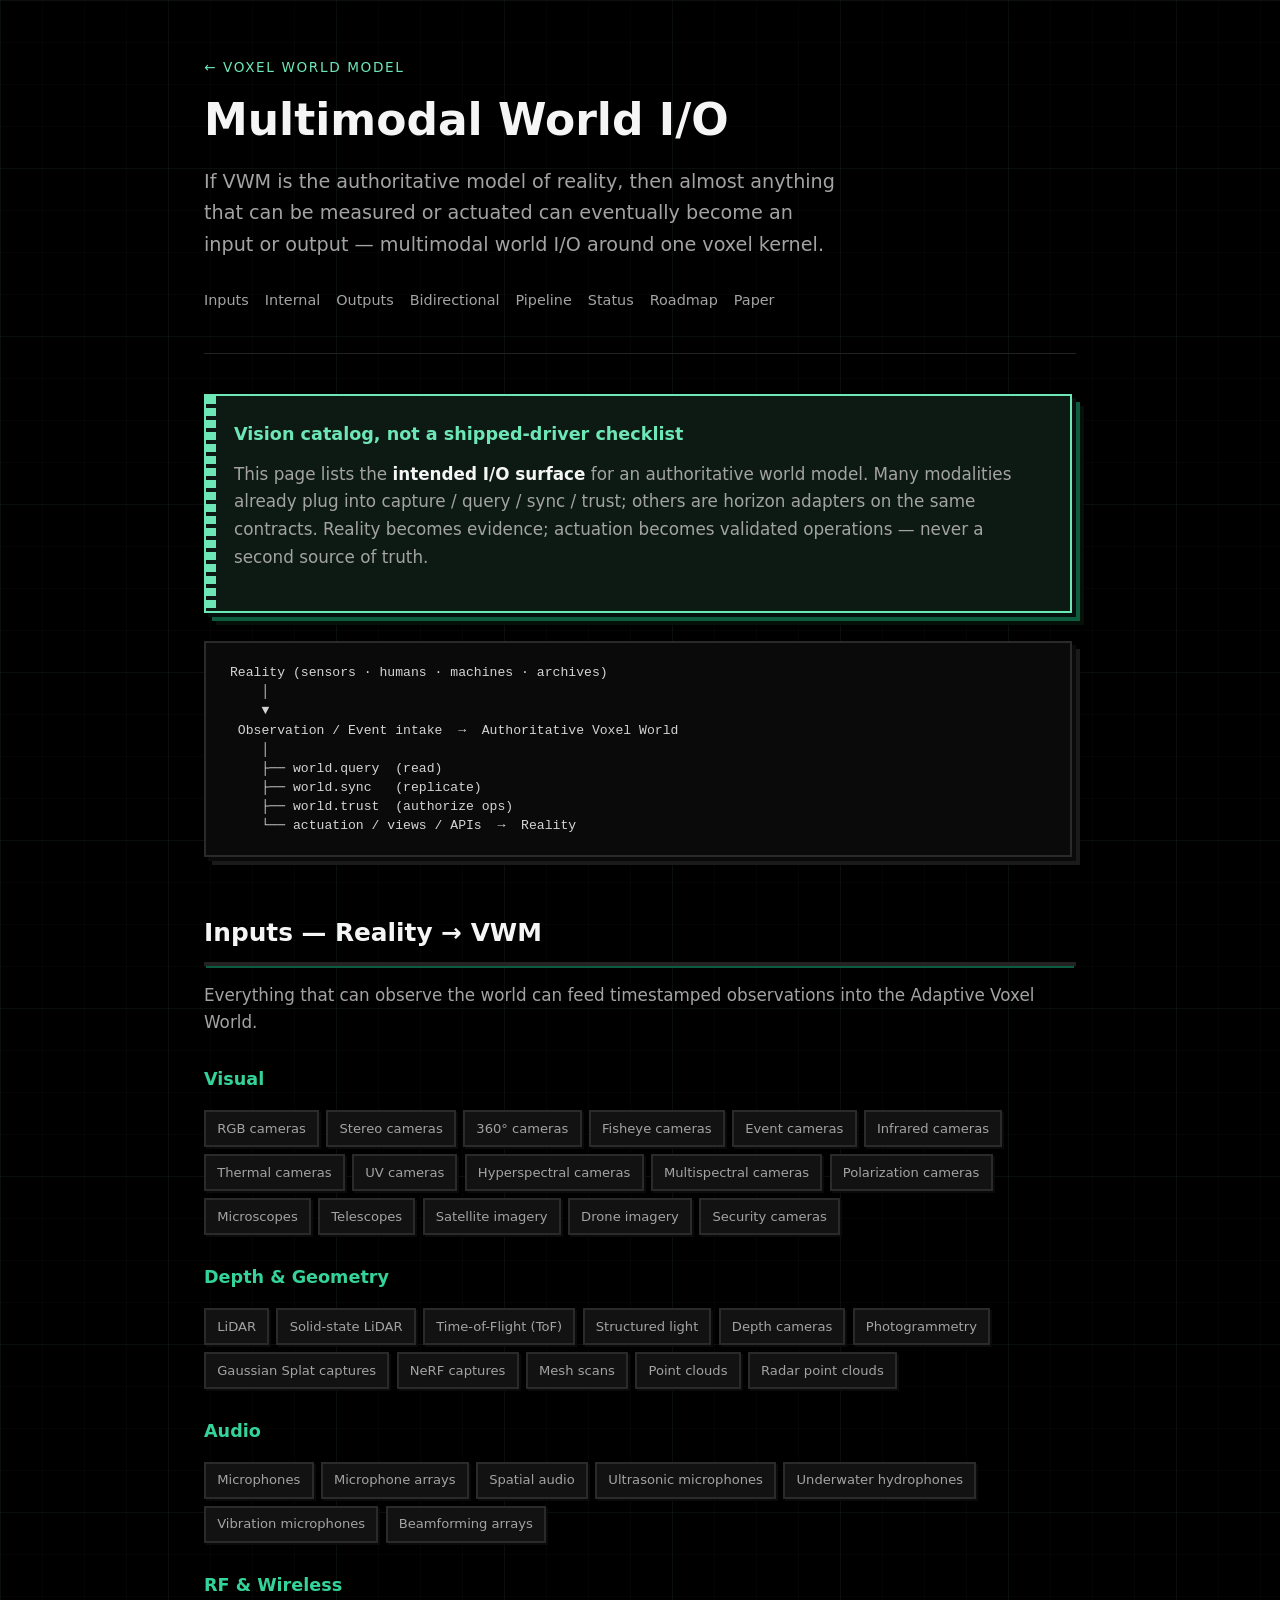
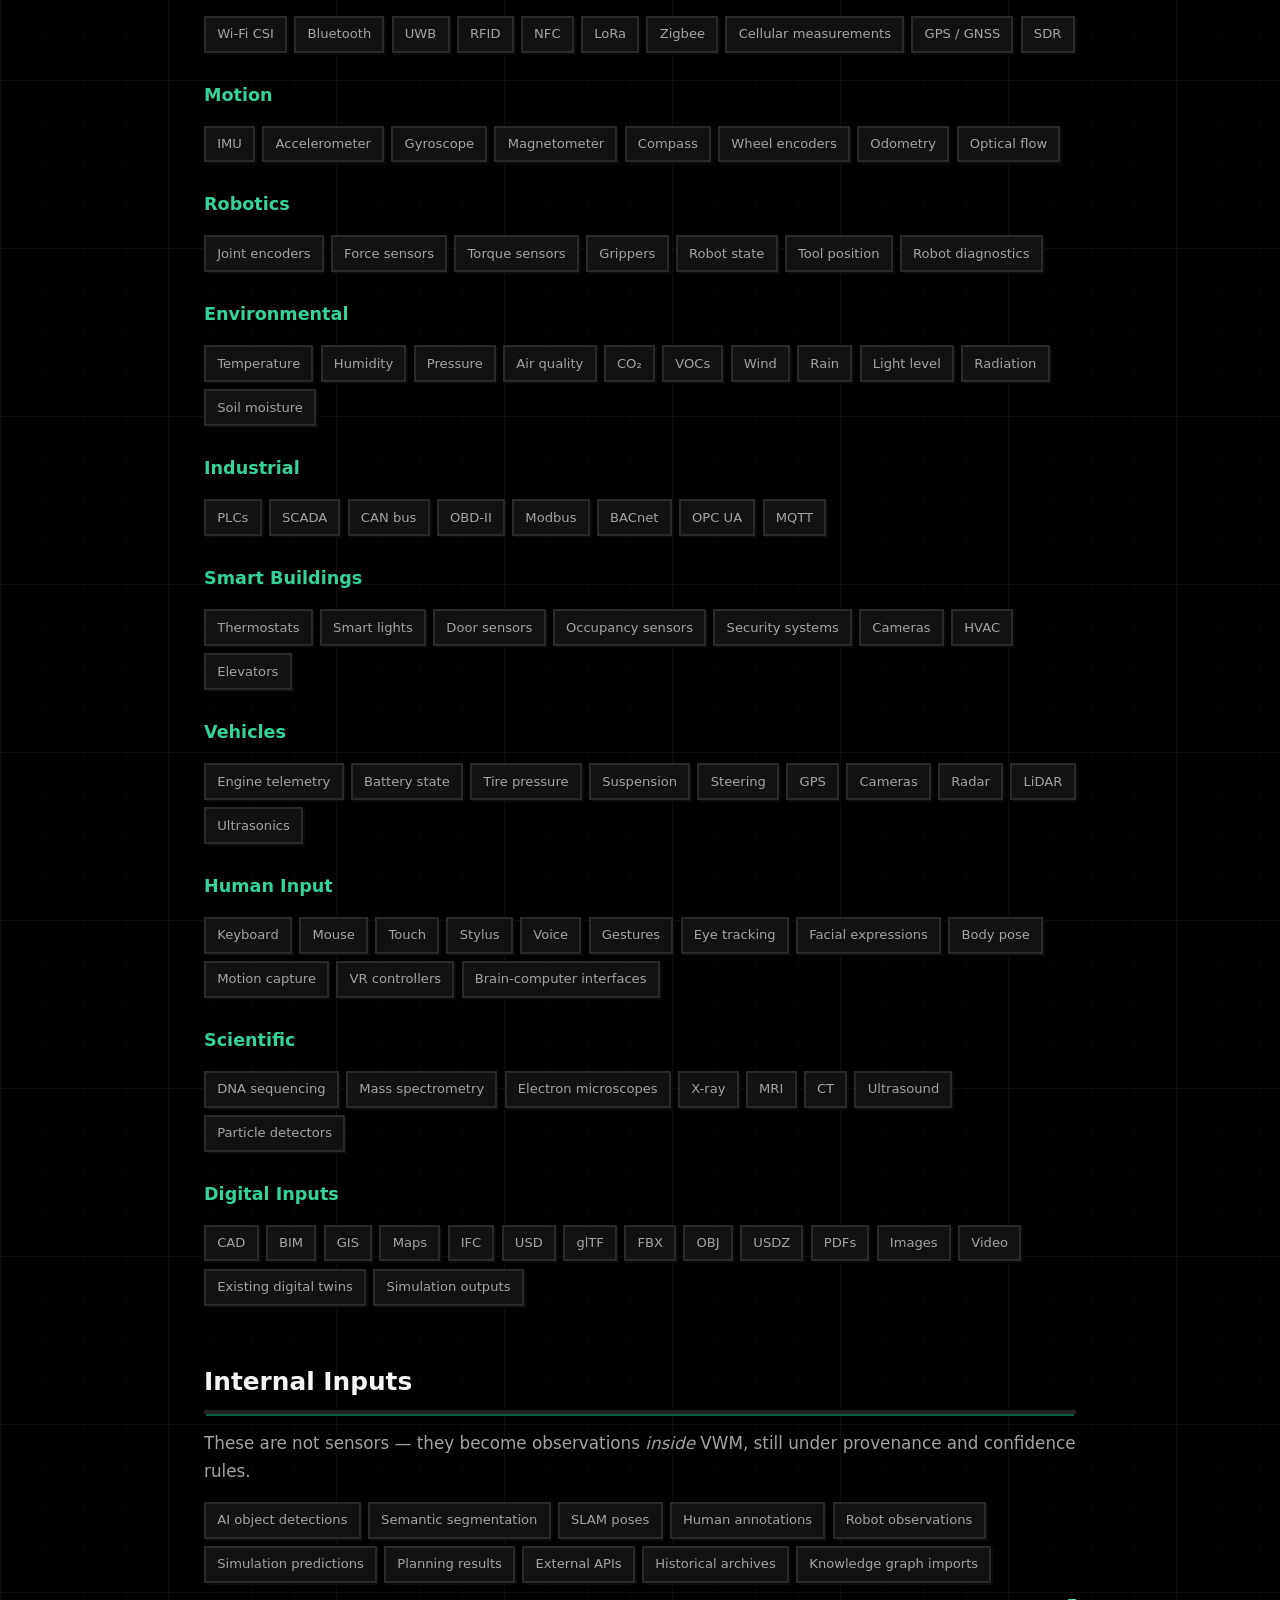
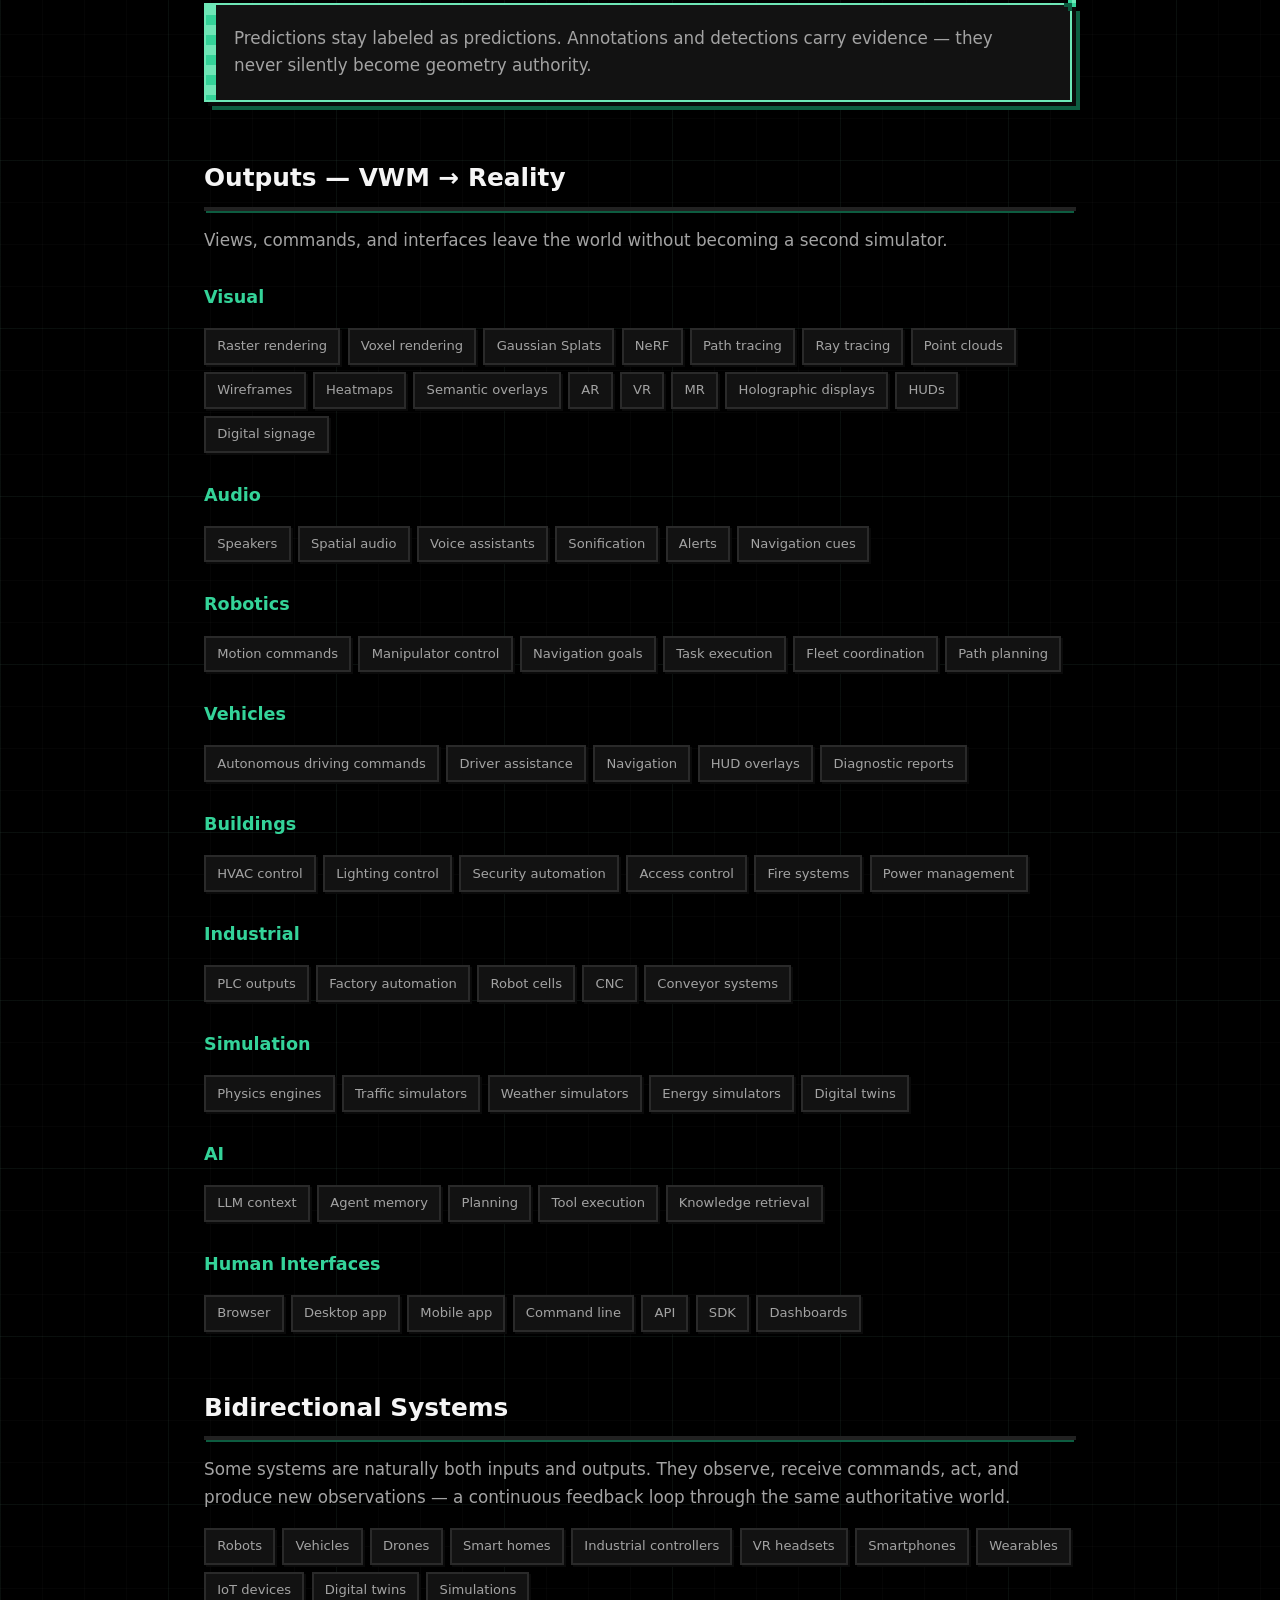
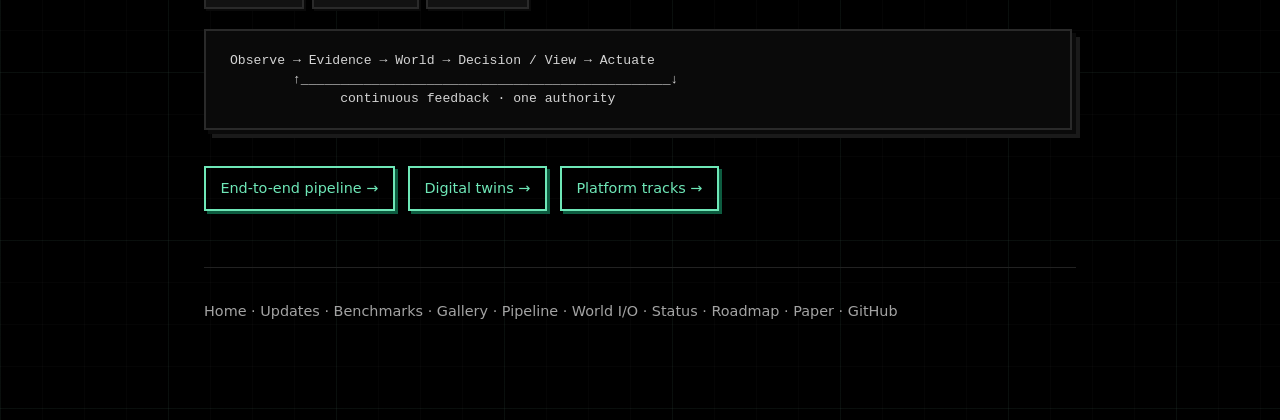
<file: io.html>
<!DOCTYPE html>
<html lang="en">
<head>
  <meta charset="UTF-8">
  <meta name="viewport" content="width=device-width, initial-scale=1.0">
  <title>Multimodal World I/O, Voxel World Model</title>
  <meta name="description" content="The intended multimodal I/O surface for VWM — almost anything that can be measured or actuated as an input or output of the authoritative voxel world.">
  <link rel="stylesheet" href="site.css">
</head>
<body>
  <div class="wrap">
    <header>
      <p class="eyebrow"><a href="index.html">← Voxel World Model</a></p>
      <h1>Multimodal World I/O</h1>
      <p class="lead">If VWM is the authoritative model of reality, then almost anything that can be measured or actuated can eventually become an input or output — multimodal world I/O around one voxel kernel.</p>
      <nav>
        <a href="#inputs">Inputs</a>
        <a href="#internal">Internal</a>
        <a href="#outputs">Outputs</a>
        <a href="#bidirectional">Bidirectional</a>
        <a href="pipeline.html">Pipeline</a>
        <a href="status.html">Status</a>
        <a href="roadmap.html">Roadmap</a>
        <a href="paper.html">Paper</a>
      </nav>
    </header>

    <section>
      <div class="status-banner">
        <h3>Vision catalog, not a shipped-driver checklist</h3>
        <p>This page lists the <strong>intended I/O surface</strong> for an authoritative world model. Many modalities already plug into capture / query / sync / trust; others are horizon adapters on the same contracts. Reality becomes evidence; actuation becomes validated operations — never a second source of truth.</p>
      </div>
      <div class="diagram">Reality (sensors · humans · machines · archives)
    │
    ▼
 Observation / Event intake  →  Authoritative Voxel World
    │
    ├── world.query  (read)
    ├── world.sync   (replicate)
    ├── world.trust  (authorize ops)
    └── actuation / views / APIs  →  Reality</div>
    </section>

    <!-- ─────────────── Inputs ─────────────── -->
    <section id="inputs">
      <h2>Inputs — Reality → VWM</h2>
      <p>Everything that can observe the world can feed timestamped observations into the Adaptive Voxel World.</p>

      <h3>Visual</h3>
      <div class="pill-grid">
        <span class="pill">RGB cameras</span>
        <span class="pill">Stereo cameras</span>
        <span class="pill">360° cameras</span>
        <span class="pill">Fisheye cameras</span>
        <span class="pill">Event cameras</span>
        <span class="pill">Infrared cameras</span>
        <span class="pill">Thermal cameras</span>
        <span class="pill">UV cameras</span>
        <span class="pill">Hyperspectral cameras</span>
        <span class="pill">Multispectral cameras</span>
        <span class="pill">Polarization cameras</span>
        <span class="pill">Microscopes</span>
        <span class="pill">Telescopes</span>
        <span class="pill">Satellite imagery</span>
        <span class="pill">Drone imagery</span>
        <span class="pill">Security cameras</span>
      </div>

      <h3>Depth &amp; Geometry</h3>
      <div class="pill-grid">
        <span class="pill">LiDAR</span>
        <span class="pill">Solid-state LiDAR</span>
        <span class="pill">Time-of-Flight (ToF)</span>
        <span class="pill">Structured light</span>
        <span class="pill">Depth cameras</span>
        <span class="pill">Photogrammetry</span>
        <span class="pill">Gaussian Splat captures</span>
        <span class="pill">NeRF captures</span>
        <span class="pill">Mesh scans</span>
        <span class="pill">Point clouds</span>
        <span class="pill">Radar point clouds</span>
      </div>

      <h3>Audio</h3>
      <div class="pill-grid">
        <span class="pill">Microphones</span>
        <span class="pill">Microphone arrays</span>
        <span class="pill">Spatial audio</span>
        <span class="pill">Ultrasonic microphones</span>
        <span class="pill">Underwater hydrophones</span>
        <span class="pill">Vibration microphones</span>
        <span class="pill">Beamforming arrays</span>
      </div>

      <h3>RF &amp; Wireless</h3>
      <div class="pill-grid">
        <span class="pill">Wi-Fi CSI</span>
        <span class="pill">Bluetooth</span>
        <span class="pill">UWB</span>
        <span class="pill">RFID</span>
        <span class="pill">NFC</span>
        <span class="pill">LoRa</span>
        <span class="pill">Zigbee</span>
        <span class="pill">Cellular measurements</span>
        <span class="pill">GPS / GNSS</span>
        <span class="pill">SDR</span>
      </div>

      <h3>Motion</h3>
      <div class="pill-grid">
        <span class="pill">IMU</span>
        <span class="pill">Accelerometer</span>
        <span class="pill">Gyroscope</span>
        <span class="pill">Magnetometer</span>
        <span class="pill">Compass</span>
        <span class="pill">Wheel encoders</span>
        <span class="pill">Odometry</span>
        <span class="pill">Optical flow</span>
      </div>

      <h3>Robotics</h3>
      <div class="pill-grid">
        <span class="pill">Joint encoders</span>
        <span class="pill">Force sensors</span>
        <span class="pill">Torque sensors</span>
        <span class="pill">Grippers</span>
        <span class="pill">Robot state</span>
        <span class="pill">Tool position</span>
        <span class="pill">Robot diagnostics</span>
      </div>

      <h3>Environmental</h3>
      <div class="pill-grid">
        <span class="pill">Temperature</span>
        <span class="pill">Humidity</span>
        <span class="pill">Pressure</span>
        <span class="pill">Air quality</span>
        <span class="pill">CO₂</span>
        <span class="pill">VOCs</span>
        <span class="pill">Wind</span>
        <span class="pill">Rain</span>
        <span class="pill">Light level</span>
        <span class="pill">Radiation</span>
        <span class="pill">Soil moisture</span>
      </div>

      <h3>Industrial</h3>
      <div class="pill-grid">
        <span class="pill">PLCs</span>
        <span class="pill">SCADA</span>
        <span class="pill">CAN bus</span>
        <span class="pill">OBD-II</span>
        <span class="pill">Modbus</span>
        <span class="pill">BACnet</span>
        <span class="pill">OPC UA</span>
        <span class="pill">MQTT</span>
      </div>

      <h3>Smart Buildings</h3>
      <div class="pill-grid">
        <span class="pill">Thermostats</span>
        <span class="pill">Smart lights</span>
        <span class="pill">Door sensors</span>
        <span class="pill">Occupancy sensors</span>
        <span class="pill">Security systems</span>
        <span class="pill">Cameras</span>
        <span class="pill">HVAC</span>
        <span class="pill">Elevators</span>
      </div>

      <h3>Vehicles</h3>
      <div class="pill-grid">
        <span class="pill">Engine telemetry</span>
        <span class="pill">Battery state</span>
        <span class="pill">Tire pressure</span>
        <span class="pill">Suspension</span>
        <span class="pill">Steering</span>
        <span class="pill">GPS</span>
        <span class="pill">Cameras</span>
        <span class="pill">Radar</span>
        <span class="pill">LiDAR</span>
        <span class="pill">Ultrasonics</span>
      </div>

      <h3>Human Input</h3>
      <div class="pill-grid">
        <span class="pill">Keyboard</span>
        <span class="pill">Mouse</span>
        <span class="pill">Touch</span>
        <span class="pill">Stylus</span>
        <span class="pill">Voice</span>
        <span class="pill">Gestures</span>
        <span class="pill">Eye tracking</span>
        <span class="pill">Facial expressions</span>
        <span class="pill">Body pose</span>
        <span class="pill">Motion capture</span>
        <span class="pill">VR controllers</span>
        <span class="pill">Brain-computer interfaces</span>
      </div>

      <h3>Scientific</h3>
      <div class="pill-grid">
        <span class="pill">DNA sequencing</span>
        <span class="pill">Mass spectrometry</span>
        <span class="pill">Electron microscopes</span>
        <span class="pill">X-ray</span>
        <span class="pill">MRI</span>
        <span class="pill">CT</span>
        <span class="pill">Ultrasound</span>
        <span class="pill">Particle detectors</span>
      </div>

      <h3>Digital Inputs</h3>
      <div class="pill-grid">
        <span class="pill">CAD</span>
        <span class="pill">BIM</span>
        <span class="pill">GIS</span>
        <span class="pill">Maps</span>
        <span class="pill">IFC</span>
        <span class="pill">USD</span>
        <span class="pill">glTF</span>
        <span class="pill">FBX</span>
        <span class="pill">OBJ</span>
        <span class="pill">USDZ</span>
        <span class="pill">PDFs</span>
        <span class="pill">Images</span>
        <span class="pill">Video</span>
        <span class="pill">Existing digital twins</span>
        <span class="pill">Simulation outputs</span>
      </div>
    </section>

    <!-- ─────────────── Internal ─────────────── -->
    <section id="internal">
      <h2>Internal Inputs</h2>
      <p>These are not sensors — they become observations <em>inside</em> VWM, still under provenance and confidence rules.</p>
      <div class="pill-grid">
        <span class="pill">AI object detections</span>
        <span class="pill">Semantic segmentation</span>
        <span class="pill">SLAM poses</span>
        <span class="pill">Human annotations</span>
        <span class="pill">Robot observations</span>
        <span class="pill">Simulation predictions</span>
        <span class="pill">Planning results</span>
        <span class="pill">External APIs</span>
        <span class="pill">Historical archives</span>
        <span class="pill">Knowledge graph imports</span>
      </div>
      <div class="highlight">
        <p>Predictions stay labeled as predictions. Annotations and detections carry evidence — they never silently become geometry authority.</p>
      </div>
    </section>

    <!-- ─────────────── Outputs ─────────────── -->
    <section id="outputs">
      <h2>Outputs — VWM → Reality</h2>
      <p>Views, commands, and interfaces leave the world without becoming a second simulator.</p>

      <h3>Visual</h3>
      <div class="pill-grid">
        <span class="pill">Raster rendering</span>
        <span class="pill">Voxel rendering</span>
        <span class="pill">Gaussian Splats</span>
        <span class="pill">NeRF</span>
        <span class="pill">Path tracing</span>
        <span class="pill">Ray tracing</span>
        <span class="pill">Point clouds</span>
        <span class="pill">Wireframes</span>
        <span class="pill">Heatmaps</span>
        <span class="pill">Semantic overlays</span>
        <span class="pill">AR</span>
        <span class="pill">VR</span>
        <span class="pill">MR</span>
        <span class="pill">Holographic displays</span>
        <span class="pill">HUDs</span>
        <span class="pill">Digital signage</span>
      </div>

      <h3>Audio</h3>
      <div class="pill-grid">
        <span class="pill">Speakers</span>
        <span class="pill">Spatial audio</span>
        <span class="pill">Voice assistants</span>
        <span class="pill">Sonification</span>
        <span class="pill">Alerts</span>
        <span class="pill">Navigation cues</span>
      </div>

      <h3>Robotics</h3>
      <div class="pill-grid">
        <span class="pill">Motion commands</span>
        <span class="pill">Manipulator control</span>
        <span class="pill">Navigation goals</span>
        <span class="pill">Task execution</span>
        <span class="pill">Fleet coordination</span>
        <span class="pill">Path planning</span>
      </div>

      <h3>Vehicles</h3>
      <div class="pill-grid">
        <span class="pill">Autonomous driving commands</span>
        <span class="pill">Driver assistance</span>
        <span class="pill">Navigation</span>
        <span class="pill">HUD overlays</span>
        <span class="pill">Diagnostic reports</span>
      </div>

      <h3>Buildings</h3>
      <div class="pill-grid">
        <span class="pill">HVAC control</span>
        <span class="pill">Lighting control</span>
        <span class="pill">Security automation</span>
        <span class="pill">Access control</span>
        <span class="pill">Fire systems</span>
        <span class="pill">Power management</span>
      </div>

      <h3>Industrial</h3>
      <div class="pill-grid">
        <span class="pill">PLC outputs</span>
        <span class="pill">Factory automation</span>
        <span class="pill">Robot cells</span>
        <span class="pill">CNC</span>
        <span class="pill">Conveyor systems</span>
      </div>

      <h3>Simulation</h3>
      <div class="pill-grid">
        <span class="pill">Physics engines</span>
        <span class="pill">Traffic simulators</span>
        <span class="pill">Weather simulators</span>
        <span class="pill">Energy simulators</span>
        <span class="pill">Digital twins</span>
      </div>

      <h3>AI</h3>
      <div class="pill-grid">
        <span class="pill">LLM context</span>
        <span class="pill">Agent memory</span>
        <span class="pill">Planning</span>
        <span class="pill">Tool execution</span>
        <span class="pill">Knowledge retrieval</span>
      </div>

      <h3>Human Interfaces</h3>
      <div class="pill-grid">
        <span class="pill">Browser</span>
        <span class="pill">Desktop app</span>
        <span class="pill">Mobile app</span>
        <span class="pill">Command line</span>
        <span class="pill">API</span>
        <span class="pill">SDK</span>
        <span class="pill">Dashboards</span>
      </div>
    </section>

    <!-- ─────────────── Bidirectional ─────────────── -->
    <section id="bidirectional">
      <h2>Bidirectional Systems</h2>
      <p>Some systems are naturally both inputs and outputs. They observe, receive commands, act, and produce new observations — a continuous feedback loop through the same authoritative world.</p>
      <div class="pill-grid">
        <span class="pill">Robots</span>
        <span class="pill">Vehicles</span>
        <span class="pill">Drones</span>
        <span class="pill">Smart homes</span>
        <span class="pill">Industrial controllers</span>
        <span class="pill">VR headsets</span>
        <span class="pill">Smartphones</span>
        <span class="pill">Wearables</span>
        <span class="pill">IoT devices</span>
        <span class="pill">Digital twins</span>
        <span class="pill">Simulations</span>
      </div>
      <div class="diagram">Observe → Evidence → World → Decision / View → Actuate
        ↑_______________________________________________↓
              continuous feedback · one authority</div>
      <p>
        <a class="cta-link" href="pipeline.html">End-to-end pipeline →</a>
        <a class="cta-link" href="index.html#twins" style="margin-left: 0.5rem">Digital twins →</a>
        <a class="cta-link" href="roadmap.html#tracks" style="margin-left: 0.5rem">Platform tracks →</a>
      </p>
    </section>

    <footer>
      <p><a href="index.html">Home</a> · <a href="updates.html">Updates</a> · <a href="benchmarks.html">Benchmarks</a> · <a href="gallery.html">Gallery</a> · <a href="pipeline.html">Pipeline</a> · <a href="io.html">World I/O</a> · <a href="status.html">Status</a> · <a href="roadmap.html">Roadmap</a> · <a href="paper.html">Paper</a> · <a href="https://github.com/voxelworldmodel">GitHub</a></p>
    </footer>
  </div>
<script defer src="site.js"></script>
</body>
</html>
</file>
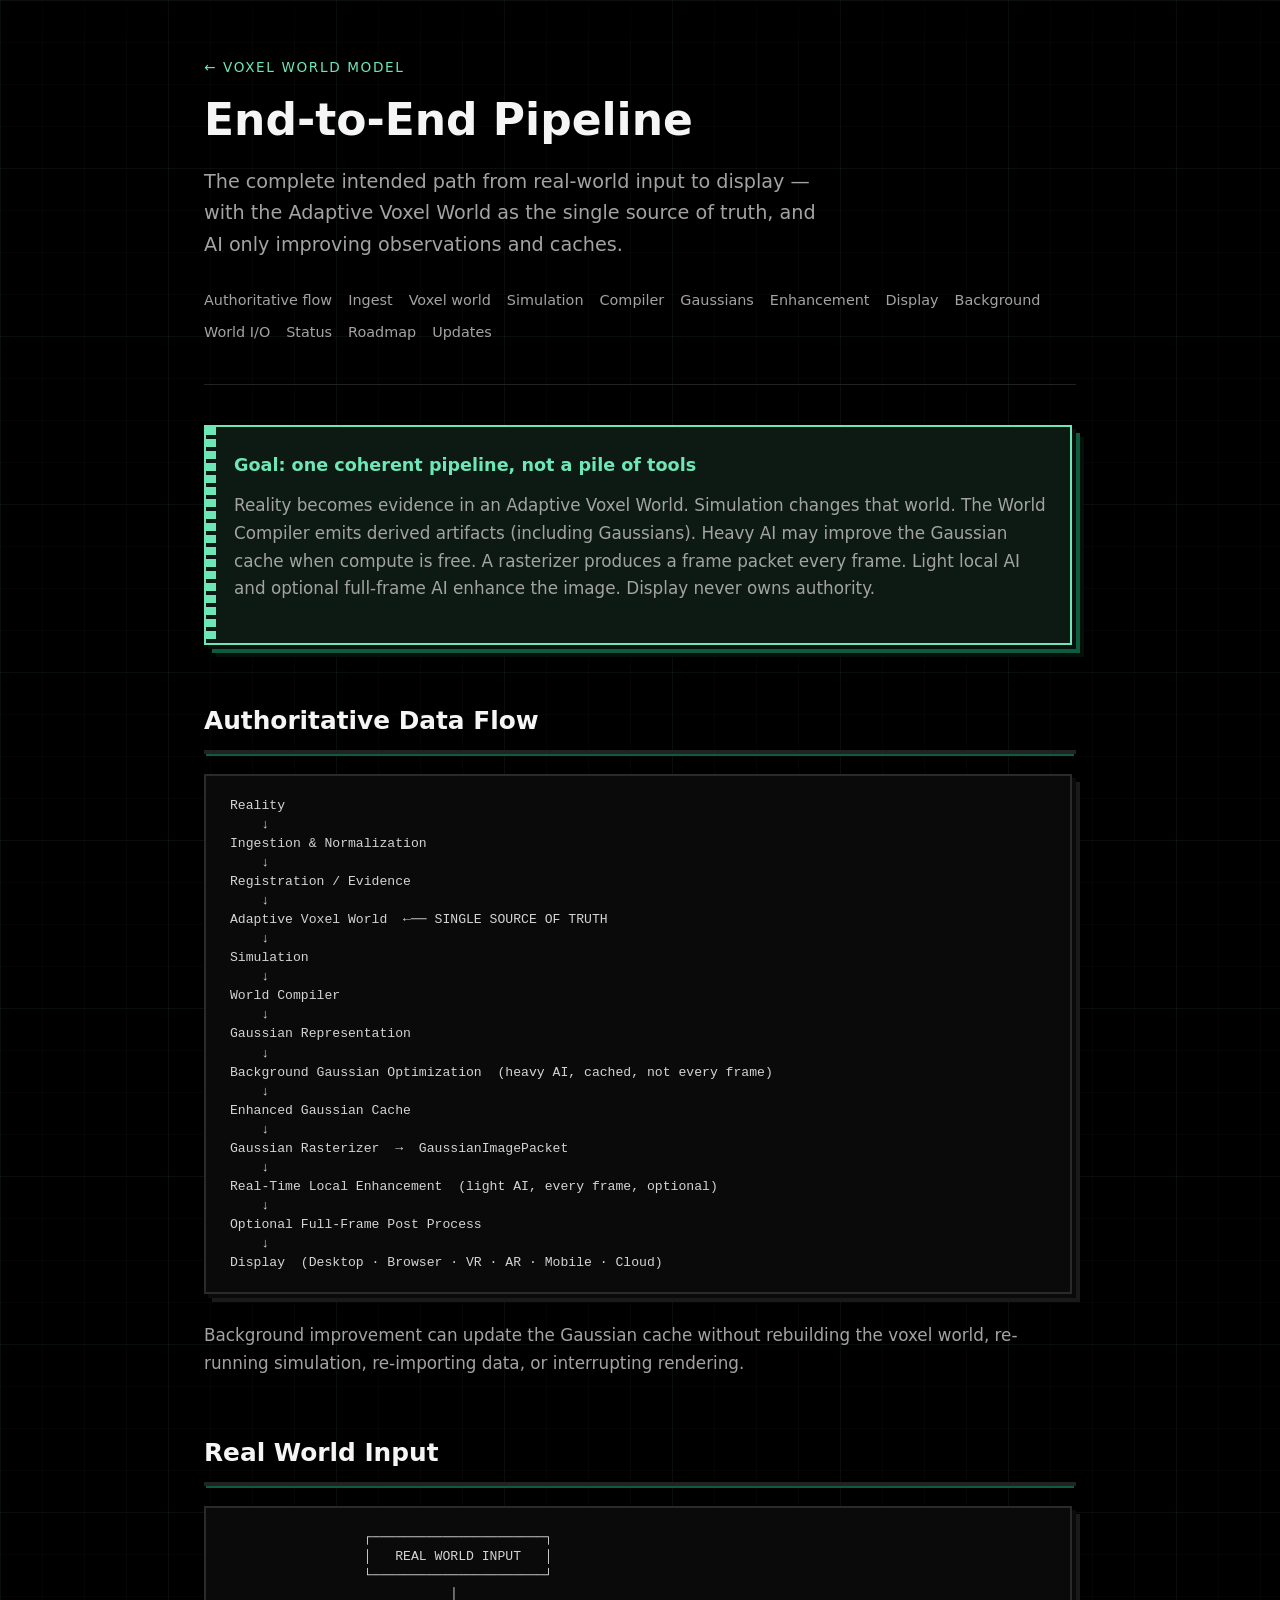
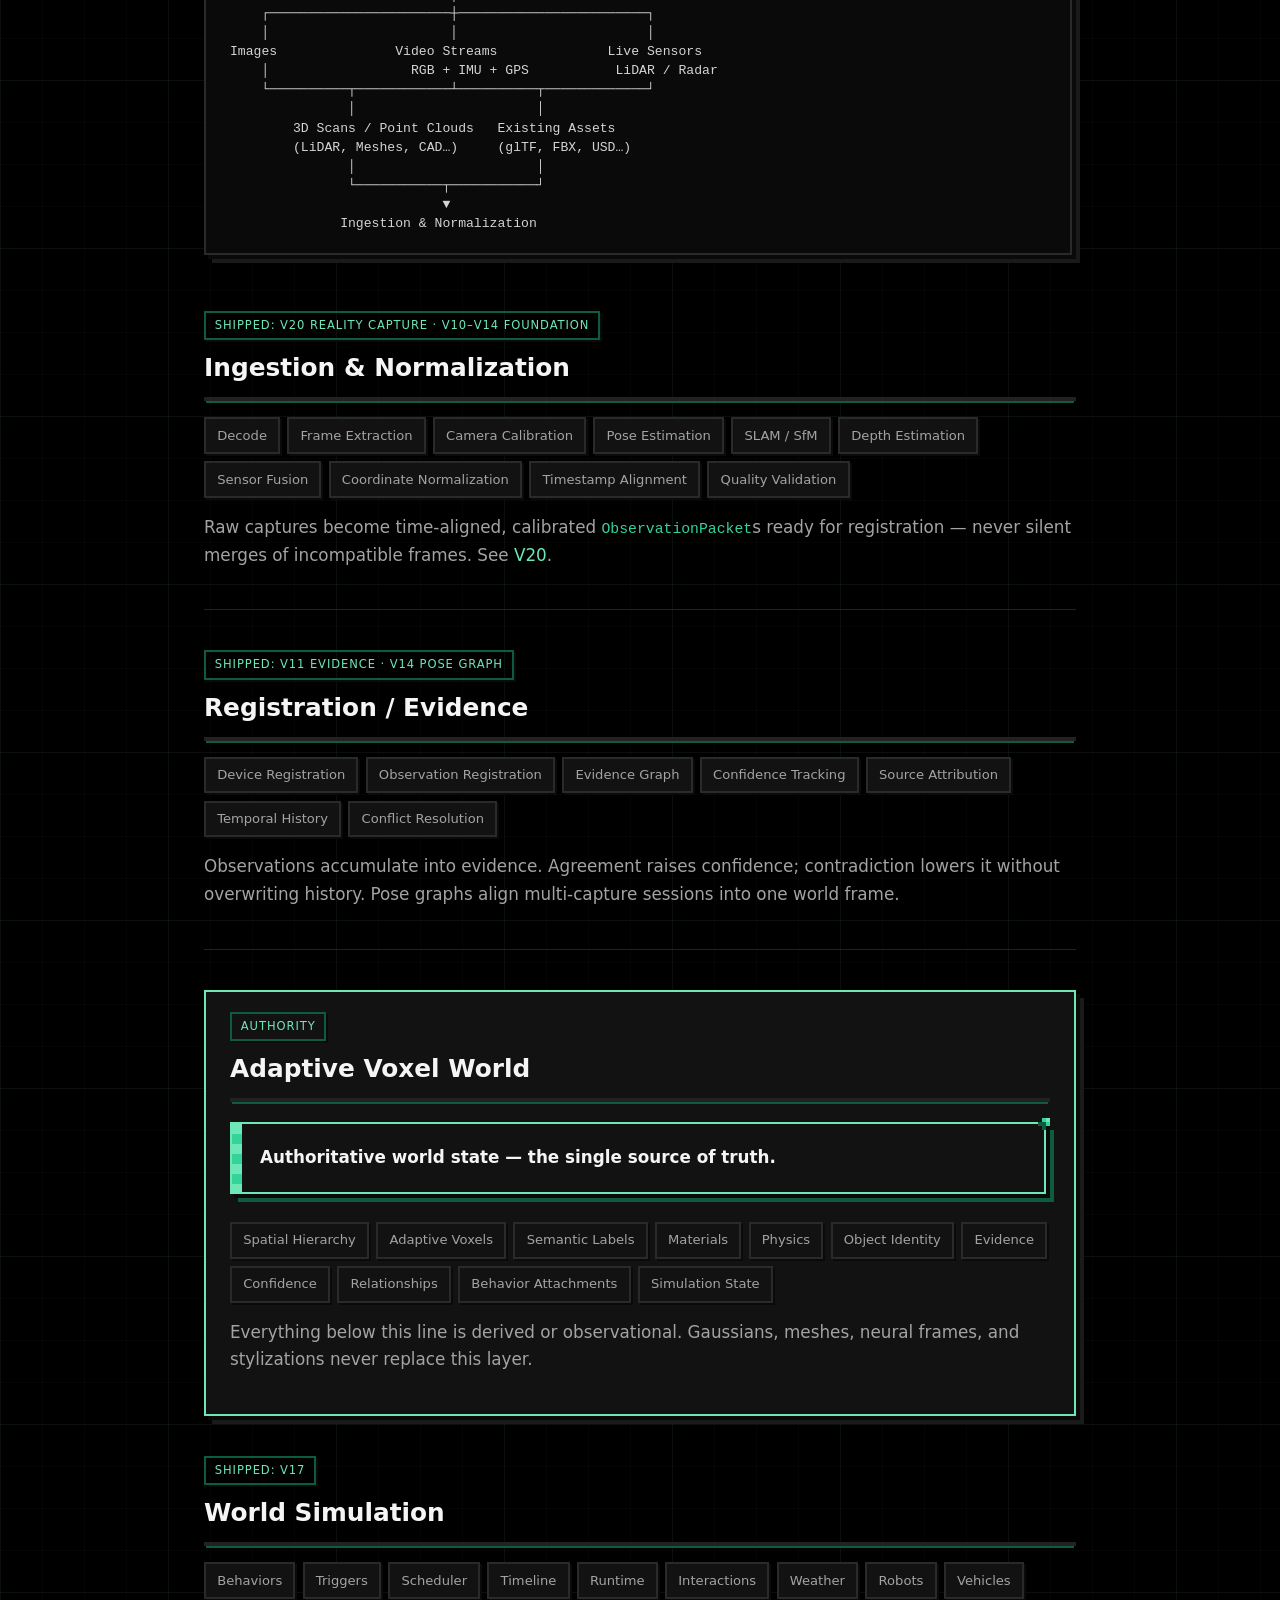
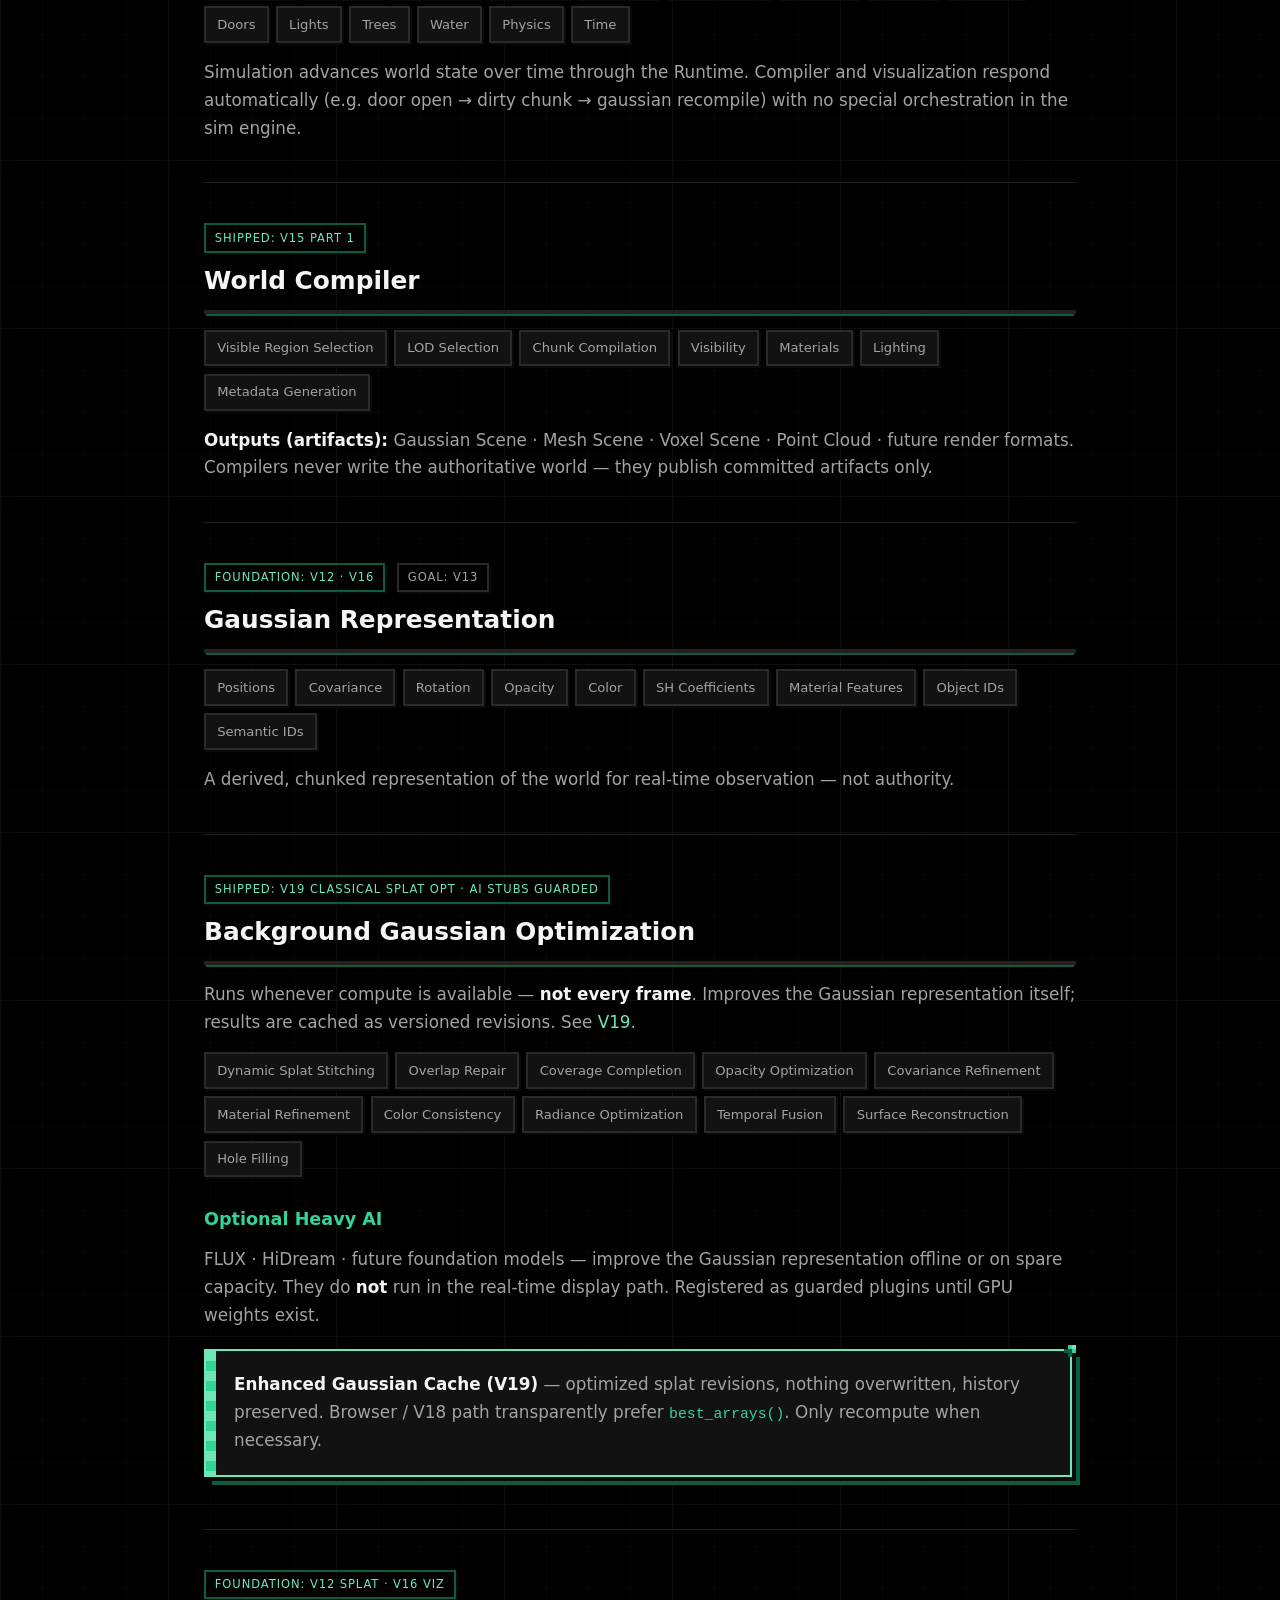
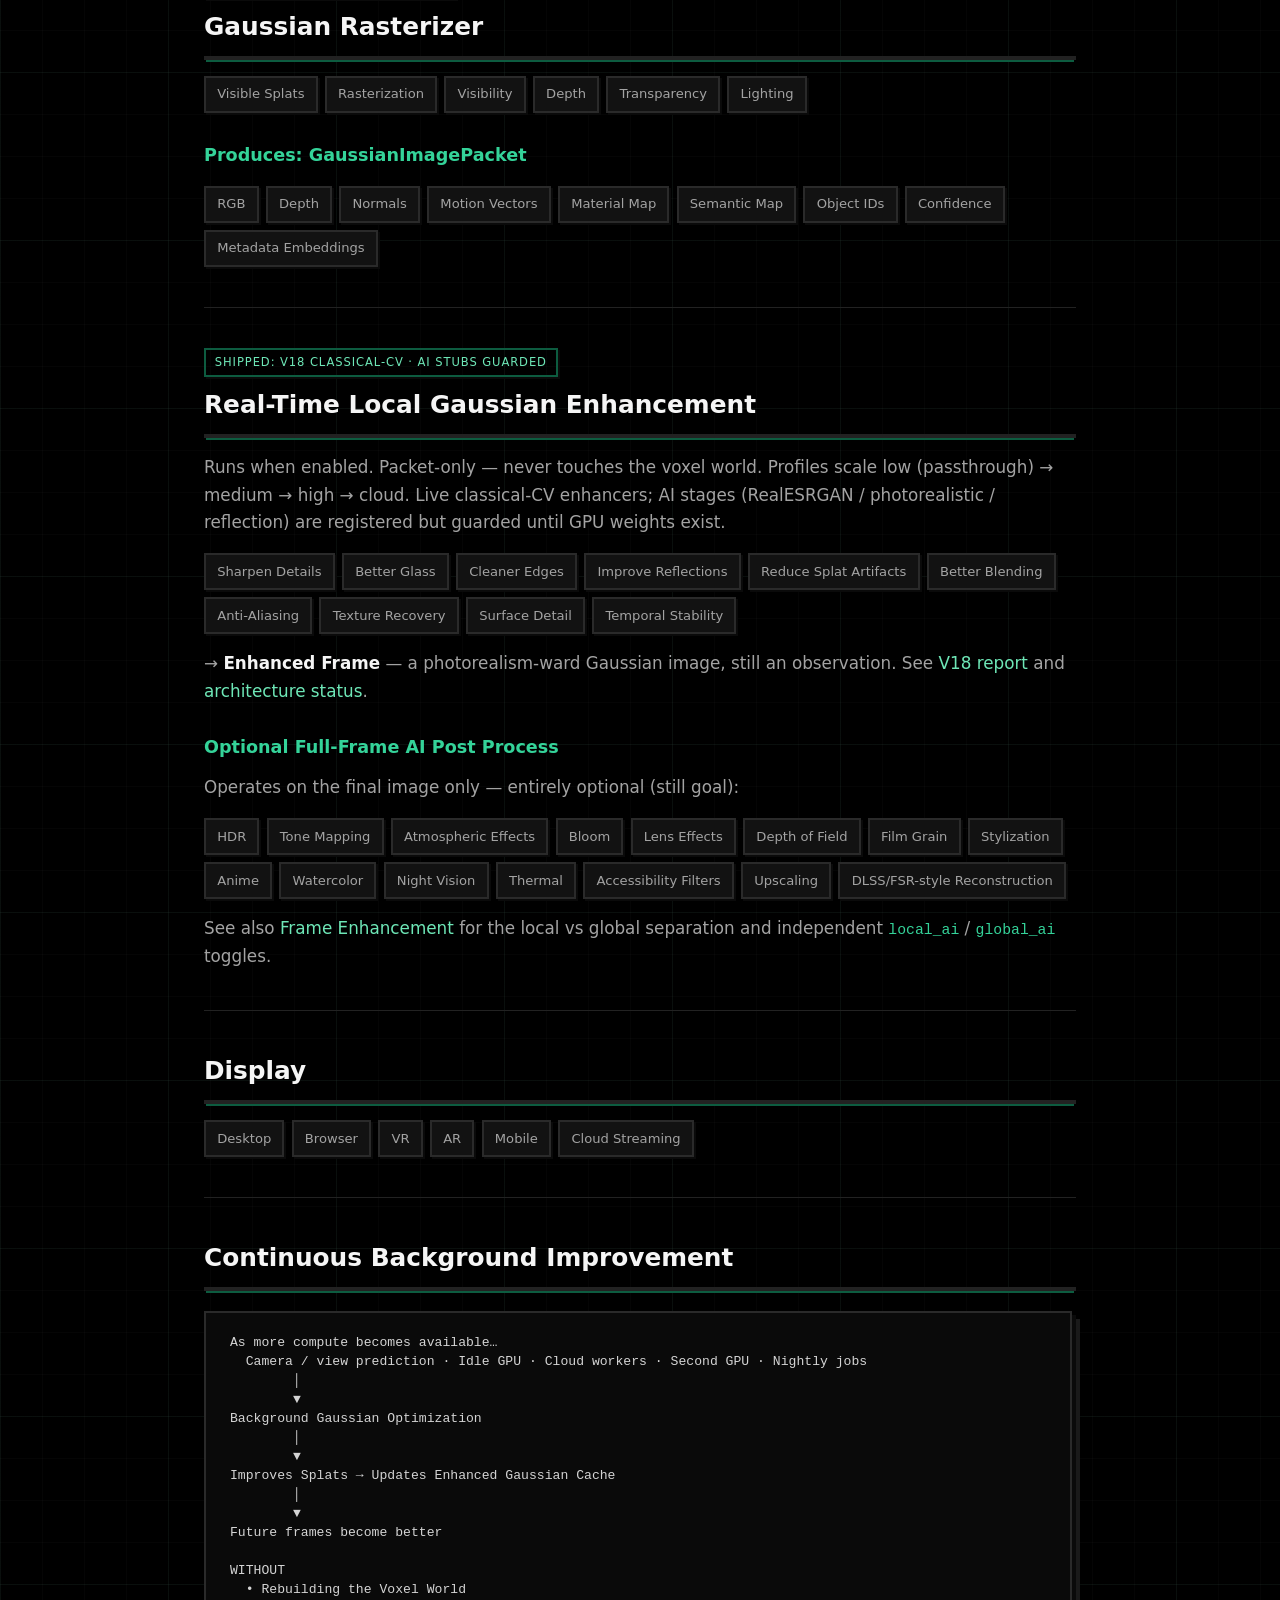
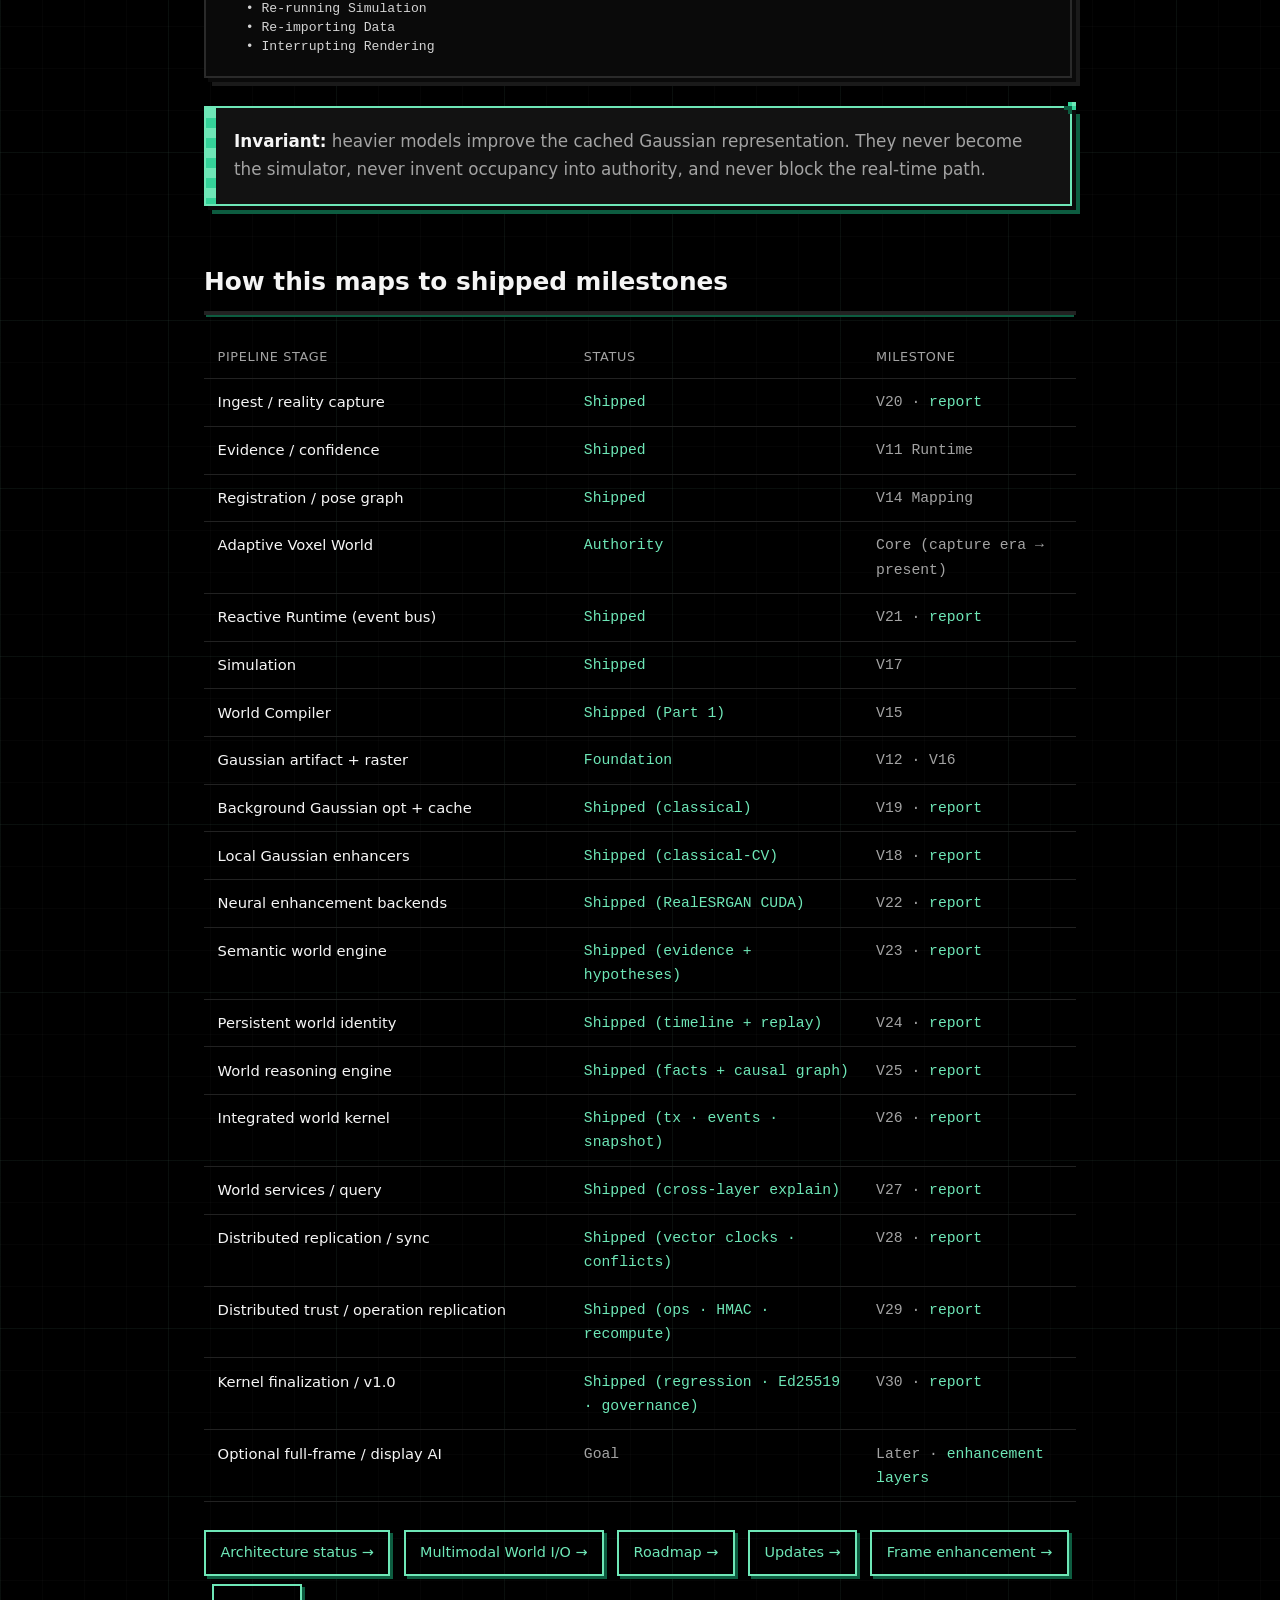
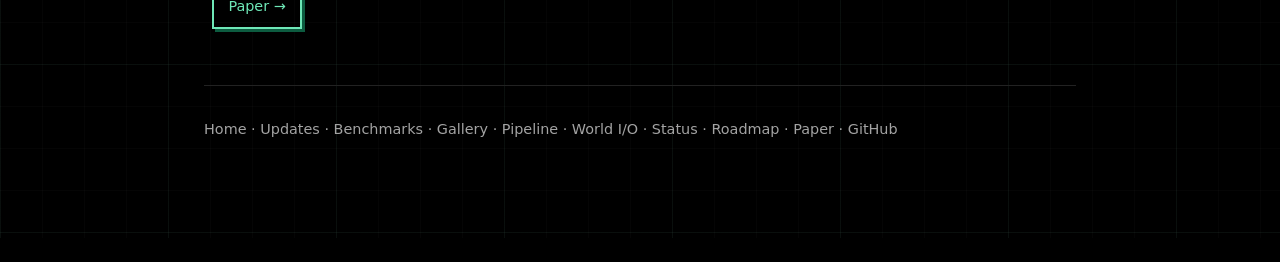
<file: pipeline.html>
<!DOCTYPE html>
<html lang="en">
<head>
  <meta charset="UTF-8">
  <meta name="viewport" content="width=device-width, initial-scale=1.0">
  <title>End-to-End Pipeline, Voxel World Model</title>
  <meta name="description" content="The complete VWM end-to-end pipeline: reality → registration → Adaptive Voxel World → simulation → compiler → Gaussian cache → raster → local/global enhancement → display.">
  <link rel="stylesheet" href="site.css">
</head>
<body>
  <div class="wrap">
    <header>
      <p class="eyebrow"><a href="index.html">← Voxel World Model</a></p>
      <h1>End-to-End Pipeline</h1>
      <p class="lead">The complete intended path from real-world input to display — with the Adaptive Voxel World as the single source of truth, and AI only improving observations and caches.</p>
      <nav>
        <a href="#flow">Authoritative flow</a>
        <a href="#ingest">Ingest</a>
        <a href="#world">Voxel world</a>
        <a href="#sim">Simulation</a>
        <a href="#compile">Compiler</a>
        <a href="#gaussian">Gaussians</a>
        <a href="#enhance">Enhancement</a>
        <a href="#display">Display</a>
        <a href="#background">Background</a>
        <a href="io.html">World I/O</a>
        <a href="status.html">Status</a>
        <a href="roadmap.html">Roadmap</a>
        <a href="updates.html">Updates</a>
      </nav>
    </header>

    <section>
      <div class="status-banner">
        <h3>Goal: one coherent pipeline, not a pile of tools</h3>
        <p>Reality becomes evidence in an Adaptive Voxel World. Simulation changes that world. The World Compiler emits derived artifacts (including Gaussians). Heavy AI may improve the Gaussian cache when compute is free. A rasterizer produces a frame packet every frame. Light local AI and optional full-frame AI enhance the image. Display never owns authority.</p>
      </div>
    </section>

    <!-- ─────────────── compact authoritative flow ─────────────── -->
    <section id="flow">
      <h2>Authoritative Data Flow</h2>
      <div class="diagram">Reality
    ↓
Ingestion &amp; Normalization
    ↓
Registration / Evidence
    ↓
Adaptive Voxel World  ←── SINGLE SOURCE OF TRUTH
    ↓
Simulation
    ↓
World Compiler
    ↓
Gaussian Representation
    ↓
Background Gaussian Optimization  (heavy AI, cached, not every frame)
    ↓
Enhanced Gaussian Cache
    ↓
Gaussian Rasterizer  →  GaussianImagePacket
    ↓
Real-Time Local Enhancement  (light AI, every frame, optional)
    ↓
Optional Full-Frame Post Process
    ↓
Display  (Desktop · Browser · VR · AR · Mobile · Cloud)</div>
      <p>Background improvement can update the Gaussian cache without rebuilding the voxel world, re-running simulation, re-importing data, or interrupting rendering.</p>
    </section>

    <!-- ─────────────── inputs ─────────────── -->
    <section id="inputs">
      <h2>Real World Input</h2>
      <div class="diagram">                 ┌──────────────────────┐
                 │   REAL WORLD INPUT   │
                 └──────────────────────┘
                            │
    ┌───────────────────────┼────────────────────────┐
    │                       │                        │
Images               Video Streams              Live Sensors
    │                  RGB + IMU + GPS           LiDAR / Radar
    └──────────┬────────────┴──────────┬─────────────┘
               │                       │
        3D Scans / Point Clouds   Existing Assets
        (LiDAR, Meshes, CAD…)     (glTF, FBX, USD…)
               │                       │
               └───────────┬───────────┘
                           ▼
              Ingestion &amp; Normalization</div>
    </section>

    <!-- ─────────────── stages ─────────────── -->
    <section id="ingest" class="pipeline-stage">
      <div class="update-meta">
        <span class="badge badge-ok">Shipped: V20 Reality Capture · V10–V14 foundation</span>
      </div>
      <h2>Ingestion &amp; Normalization</h2>
      <div class="pill-grid">
        <span class="pill">Decode</span>
        <span class="pill">Frame Extraction</span>
        <span class="pill">Camera Calibration</span>
        <span class="pill">Pose Estimation</span>
        <span class="pill">SLAM / SfM</span>
        <span class="pill">Depth Estimation</span>
        <span class="pill">Sensor Fusion</span>
        <span class="pill">Coordinate Normalization</span>
        <span class="pill">Timestamp Alignment</span>
        <span class="pill">Quality Validation</span>
      </div>
      <p>Raw captures become time-aligned, calibrated <code>ObservationPacket</code>s ready for registration — never silent merges of incompatible frames. See <a href="updates.html#v20">V20</a>.</p>
    </section>

    <section id="registration" class="pipeline-stage">
      <div class="update-meta">
        <span class="badge badge-ok">Shipped: V11 evidence · V14 pose graph</span>
      </div>
      <h2>Registration / Evidence</h2>
      <div class="pill-grid">
        <span class="pill">Device Registration</span>
        <span class="pill">Observation Registration</span>
        <span class="pill">Evidence Graph</span>
        <span class="pill">Confidence Tracking</span>
        <span class="pill">Source Attribution</span>
        <span class="pill">Temporal History</span>
        <span class="pill">Conflict Resolution</span>
      </div>
      <p>Observations accumulate into evidence. Agreement raises confidence; contradiction lowers it without overwriting history. Pose graphs align multi-capture sessions into one world frame.</p>
    </section>

    <section id="world" class="pipeline-stage pipeline-stage-accent">
      <div class="update-meta">
        <span class="badge badge-ok">Authority</span>
      </div>
      <h2>Adaptive Voxel World</h2>
      <div class="highlight">
        <p><strong>Authoritative world state — the single source of truth.</strong></p>
      </div>
      <div class="pill-grid">
        <span class="pill">Spatial Hierarchy</span>
        <span class="pill">Adaptive Voxels</span>
        <span class="pill">Semantic Labels</span>
        <span class="pill">Materials</span>
        <span class="pill">Physics</span>
        <span class="pill">Object Identity</span>
        <span class="pill">Evidence</span>
        <span class="pill">Confidence</span>
        <span class="pill">Relationships</span>
        <span class="pill">Behavior Attachments</span>
        <span class="pill">Simulation State</span>
      </div>
      <p>Everything below this line is derived or observational. Gaussians, meshes, neural frames, and stylizations never replace this layer.</p>
    </section>

    <section id="sim" class="pipeline-stage">
      <div class="update-meta">
        <span class="badge badge-ok">Shipped: V17</span>
      </div>
      <h2>World Simulation</h2>
      <div class="pill-grid">
        <span class="pill">Behaviors</span>
        <span class="pill">Triggers</span>
        <span class="pill">Scheduler</span>
        <span class="pill">Timeline</span>
        <span class="pill">Runtime</span>
        <span class="pill">Interactions</span>
        <span class="pill">Weather</span>
        <span class="pill">Robots</span>
        <span class="pill">Vehicles</span>
        <span class="pill">Doors</span>
        <span class="pill">Lights</span>
        <span class="pill">Trees</span>
        <span class="pill">Water</span>
        <span class="pill">Physics</span>
        <span class="pill">Time</span>
      </div>
      <p>Simulation advances world state over time through the Runtime. Compiler and visualization respond automatically (e.g. door open → dirty chunk → gaussian recompile) with no special orchestration in the sim engine.</p>
    </section>

    <section id="compile" class="pipeline-stage">
      <div class="update-meta">
        <span class="badge badge-ok">Shipped: V15 Part 1</span>
      </div>
      <h2>World Compiler</h2>
      <div class="pill-grid">
        <span class="pill">Visible Region Selection</span>
        <span class="pill">LOD Selection</span>
        <span class="pill">Chunk Compilation</span>
        <span class="pill">Visibility</span>
        <span class="pill">Materials</span>
        <span class="pill">Lighting</span>
        <span class="pill">Metadata Generation</span>
      </div>
      <p><strong>Outputs (artifacts):</strong> Gaussian Scene · Mesh Scene · Voxel Scene · Point Cloud · future render formats. Compilers never write the authoritative world — they publish committed artifacts only.</p>
    </section>

    <section id="gaussian" class="pipeline-stage">
      <div class="update-meta">
        <span class="badge badge-ok">Foundation: V12 · V16</span>
        <span class="badge">Goal: V13</span>
      </div>
      <h2>Gaussian Representation</h2>
      <div class="pill-grid">
        <span class="pill">Positions</span>
        <span class="pill">Covariance</span>
        <span class="pill">Rotation</span>
        <span class="pill">Opacity</span>
        <span class="pill">Color</span>
        <span class="pill">SH Coefficients</span>
        <span class="pill">Material Features</span>
        <span class="pill">Object IDs</span>
        <span class="pill">Semantic IDs</span>
      </div>
      <p>A derived, chunked representation of the world for real-time observation — not authority.</p>
    </section>

    <section id="bg-opt" class="pipeline-stage">
      <div class="update-meta">
        <span class="badge badge-ok">Shipped: V19 classical splat opt · AI stubs guarded</span>
      </div>
      <h2>Background Gaussian Optimization</h2>
      <p>Runs whenever compute is available — <strong>not every frame</strong>. Improves the Gaussian representation itself; results are cached as versioned revisions. See <a href="updates.html#v19">V19</a>.</p>
      <div class="pill-grid">
        <span class="pill">Dynamic Splat Stitching</span>
        <span class="pill">Overlap Repair</span>
        <span class="pill">Coverage Completion</span>
        <span class="pill">Opacity Optimization</span>
        <span class="pill">Covariance Refinement</span>
        <span class="pill">Material Refinement</span>
        <span class="pill">Color Consistency</span>
        <span class="pill">Radiance Optimization</span>
        <span class="pill">Temporal Fusion</span>
        <span class="pill">Surface Reconstruction</span>
        <span class="pill">Hole Filling</span>
      </div>
      <h3>Optional Heavy AI</h3>
      <p>FLUX · HiDream · future foundation models — improve the Gaussian representation offline or on spare capacity. They do <strong>not</strong> run in the real-time display path. Registered as guarded plugins until GPU weights exist.</p>
      <div class="highlight">
        <p><strong>Enhanced Gaussian Cache (V19)</strong> — optimized splat revisions, nothing overwritten, history preserved. Browser / V18 path transparently prefer <code>best_arrays()</code>. Only recompute when necessary.</p>
      </div>
    </section>

    <section id="raster" class="pipeline-stage">
      <div class="update-meta">
        <span class="badge badge-ok">Foundation: V12 splat · V16 viz</span>
      </div>
      <h2>Gaussian Rasterizer</h2>
      <div class="pill-grid">
        <span class="pill">Visible Splats</span>
        <span class="pill">Rasterization</span>
        <span class="pill">Visibility</span>
        <span class="pill">Depth</span>
        <span class="pill">Transparency</span>
        <span class="pill">Lighting</span>
      </div>
      <h3>Produces: GaussianImagePacket</h3>
      <div class="pill-grid">
        <span class="pill">RGB</span>
        <span class="pill">Depth</span>
        <span class="pill">Normals</span>
        <span class="pill">Motion Vectors</span>
        <span class="pill">Material Map</span>
        <span class="pill">Semantic Map</span>
        <span class="pill">Object IDs</span>
        <span class="pill">Confidence</span>
        <span class="pill">Metadata Embeddings</span>
      </div>
    </section>

    <section id="enhance" class="pipeline-stage">
      <div class="update-meta">
        <span class="badge badge-ok">Shipped: V18 classical-CV · AI stubs guarded</span>
      </div>
      <h2>Real-Time Local Gaussian Enhancement</h2>
      <p>Runs when enabled. Packet-only — never touches the voxel world. Profiles scale low (passthrough) → medium → high → cloud. Live classical-CV enhancers; AI stages (RealESRGAN / photorealistic / reflection) are registered but guarded until GPU weights exist.</p>
      <div class="pill-grid">
        <span class="pill">Sharpen Details</span>
        <span class="pill">Better Glass</span>
        <span class="pill">Cleaner Edges</span>
        <span class="pill">Improve Reflections</span>
        <span class="pill">Reduce Splat Artifacts</span>
        <span class="pill">Better Blending</span>
        <span class="pill">Anti-Aliasing</span>
        <span class="pill">Texture Recovery</span>
        <span class="pill">Surface Detail</span>
        <span class="pill">Temporal Stability</span>
      </div>
      <p>→ <strong>Enhanced Frame</strong> — a photorealism-ward Gaussian image, still an observation. See <a href="updates.html#v18">V18 report</a> and <a href="status.html#local-ai">architecture status</a>.</p>

      <h3>Optional Full-Frame AI Post Process</h3>
      <p>Operates on the final image only — entirely optional (still goal):</p>
      <div class="pill-grid">
        <span class="pill">HDR</span>
        <span class="pill">Tone Mapping</span>
        <span class="pill">Atmospheric Effects</span>
        <span class="pill">Bloom</span>
        <span class="pill">Lens Effects</span>
        <span class="pill">Depth of Field</span>
        <span class="pill">Film Grain</span>
        <span class="pill">Stylization</span>
        <span class="pill">Anime</span>
        <span class="pill">Watercolor</span>
        <span class="pill">Night Vision</span>
        <span class="pill">Thermal</span>
        <span class="pill">Accessibility Filters</span>
        <span class="pill">Upscaling</span>
        <span class="pill">DLSS/FSR-style Reconstruction</span>
      </div>
      <p>See also <a href="index.html#enhancement">Frame Enhancement</a> for the local vs global separation and independent <code>local_ai</code> / <code>global_ai</code> toggles.</p>
    </section>

    <section id="display" class="pipeline-stage">
      <h2>Display</h2>
      <div class="pill-grid">
        <span class="pill">Desktop</span>
        <span class="pill">Browser</span>
        <span class="pill">VR</span>
        <span class="pill">AR</span>
        <span class="pill">Mobile</span>
        <span class="pill">Cloud Streaming</span>
      </div>
    </section>

    <section id="background">
      <h2>Continuous Background Improvement</h2>
      <div class="diagram">As more compute becomes available…
  Camera / view prediction · Idle GPU · Cloud workers · Second GPU · Nightly jobs
        │
        ▼
Background Gaussian Optimization
        │
        ▼
Improves Splats → Updates Enhanced Gaussian Cache
        │
        ▼
Future frames become better

WITHOUT
  • Rebuilding the Voxel World
  • Re-running Simulation
  • Re-importing Data
  • Interrupting Rendering</div>
      <div class="highlight">
        <p><strong>Invariant:</strong> heavier models improve the cached Gaussian representation. They never become the simulator, never invent occupancy into authority, and never block the real-time path.</p>
      </div>
    </section>

    <section>
      <h2>How this maps to shipped milestones</h2>
      <table class="benchmark">
        <thead>
          <tr><th>Pipeline stage</th><th>Status</th><th>Milestone</th></tr>
        </thead>
        <tbody>
          <tr><td data-label="Stage">Ingest / reality capture</td><td data-label="Status" class="ok">Shipped</td><td data-label="M">V20 · <a href="updates.html#v20">report</a></td></tr>
          <tr><td data-label="Stage">Evidence / confidence</td><td data-label="Status" class="ok">Shipped</td><td data-label="M">V11 Runtime</td></tr>
          <tr><td data-label="Stage">Registration / pose graph</td><td data-label="Status" class="ok">Shipped</td><td data-label="M">V14 Mapping</td></tr>
          <tr><td data-label="Stage">Adaptive Voxel World</td><td data-label="Status" class="ok">Authority</td><td data-label="M">Core (capture era → present)</td></tr>
          <tr><td data-label="Stage">Reactive Runtime (event bus)</td><td data-label="Status" class="ok">Shipped</td><td data-label="M">V21 · <a href="updates.html#v21">report</a></td></tr>
          <tr><td data-label="Stage">Simulation</td><td data-label="Status" class="ok">Shipped</td><td data-label="M">V17</td></tr>
          <tr><td data-label="Stage">World Compiler</td><td data-label="Status" class="ok">Shipped (Part 1)</td><td data-label="M">V15</td></tr>
          <tr><td data-label="Stage">Gaussian artifact + raster</td><td data-label="Status" class="ok">Foundation</td><td data-label="M">V12 · V16</td></tr>
          <tr><td data-label="Stage">Background Gaussian opt + cache</td><td data-label="Status" class="ok">Shipped (classical)</td><td data-label="M">V19 · <a href="updates.html#v19">report</a></td></tr>
          <tr><td data-label="Stage">Local Gaussian enhancers</td><td data-label="Status" class="ok">Shipped (classical-CV)</td><td data-label="M">V18 · <a href="updates.html#v18">report</a></td></tr>
          <tr><td data-label="Stage">Neural enhancement backends</td><td data-label="Status" class="ok">Shipped (RealESRGAN CUDA)</td><td data-label="M">V22 · <a href="updates.html#v22">report</a></td></tr>
          <tr><td data-label="Stage">Semantic world engine</td><td data-label="Status" class="ok">Shipped (evidence + hypotheses)</td><td data-label="M">V23 · <a href="updates.html#v23">report</a></td></tr>
          <tr><td data-label="Stage">Persistent world identity</td><td data-label="Status" class="ok">Shipped (timeline + replay)</td><td data-label="M">V24 · <a href="updates.html#v24">report</a></td></tr>
          <tr><td data-label="Stage">World reasoning engine</td><td data-label="Status" class="ok">Shipped (facts + causal graph)</td><td data-label="M">V25 · <a href="updates.html#v25">report</a></td></tr>
          <tr><td data-label="Stage">Integrated world kernel</td><td data-label="Status" class="ok">Shipped (tx · events · snapshot)</td><td data-label="M">V26 · <a href="updates.html#v26">report</a></td></tr>
          <tr><td data-label="Stage">World services / query</td><td data-label="Status" class="ok">Shipped (cross-layer explain)</td><td data-label="M">V27 · <a href="updates.html#v27">report</a></td></tr>
          <tr><td data-label="Stage">Distributed replication / sync</td><td data-label="Status" class="ok">Shipped (vector clocks · conflicts)</td><td data-label="M">V28 · <a href="updates.html#v28">report</a></td></tr>
          <tr><td data-label="Stage">Distributed trust / operation replication</td><td data-label="Status" class="ok">Shipped (ops · HMAC · recompute)</td><td data-label="M">V29 · <a href="updates.html#v29">report</a></td></tr>
          <tr><td data-label="Stage">Kernel finalization / v1.0</td><td data-label="Status" class="ok">Shipped (regression · Ed25519 · governance)</td><td data-label="M">V30 · <a href="updates.html#v30">report</a></td></tr>
          <tr><td data-label="Stage">Optional full-frame / display AI</td><td data-label="Status">Goal</td><td data-label="M">Later · <a href="index.html#enhancement">enhancement layers</a></td></tr>
        </tbody>
      </table>
      <p>
        <a class="cta-link" href="status.html">Architecture status →</a>
        <a class="cta-link" href="io.html" style="margin-left: 0.5rem">Multimodal World I/O →</a>
        <a class="cta-link" href="roadmap.html" style="margin-left: 0.5rem">Roadmap →</a>
        <a class="cta-link" href="updates.html" style="margin-left: 0.5rem">Updates →</a>
        <a class="cta-link" href="index.html#enhancement" style="margin-left: 0.5rem">Frame enhancement →</a>
        <a class="cta-link" href="paper.html" style="margin-left: 0.5rem">Paper →</a>
      </p>
    </section>

    <footer>
      <p><a href="index.html">Home</a> · <a href="updates.html">Updates</a> · <a href="benchmarks.html">Benchmarks</a> · <a href="gallery.html">Gallery</a> · <a href="pipeline.html">Pipeline</a> · <a href="io.html">World I/O</a> · <a href="status.html">Status</a> · <a href="roadmap.html">Roadmap</a> · <a href="paper.html">Paper</a> · <a href="https://github.com/voxelworldmodel">GitHub</a></p>
    </footer>
  </div>
<script defer src="site.js"></script>
</body>
</html>
</file>
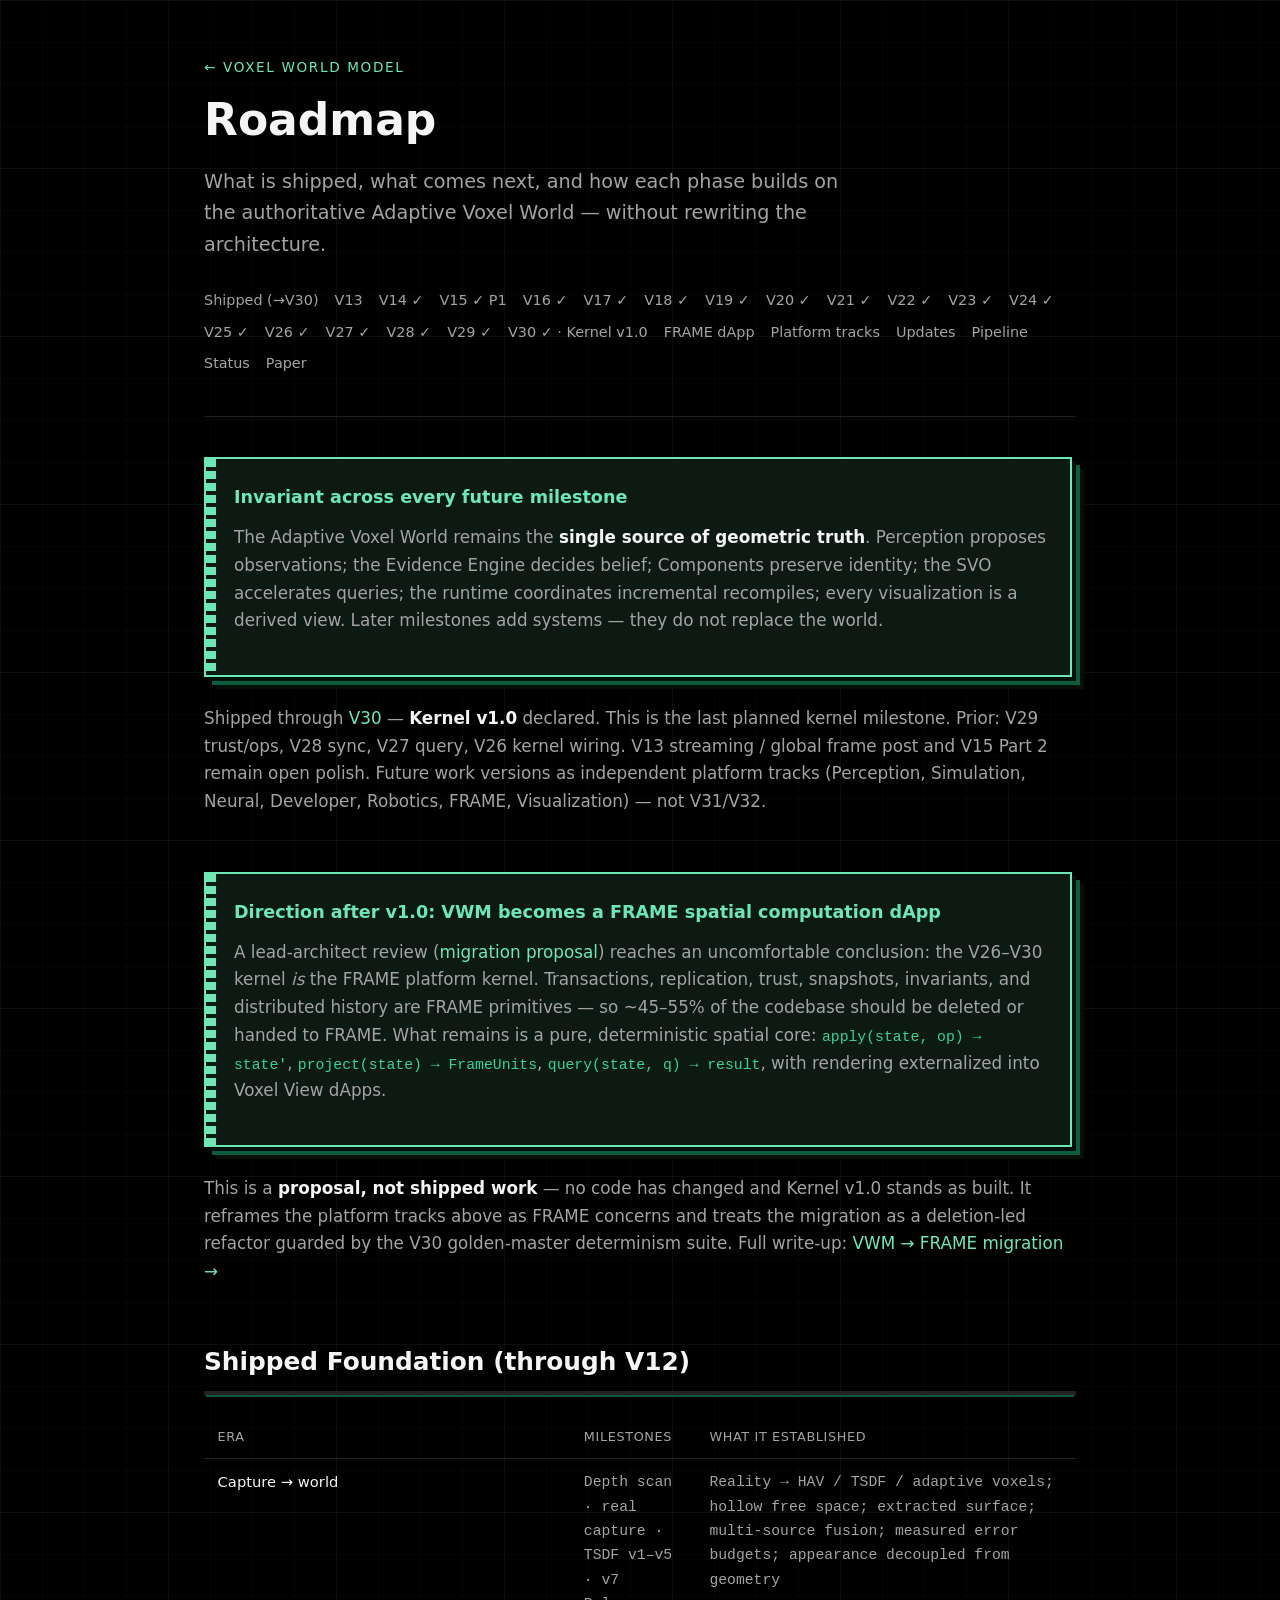
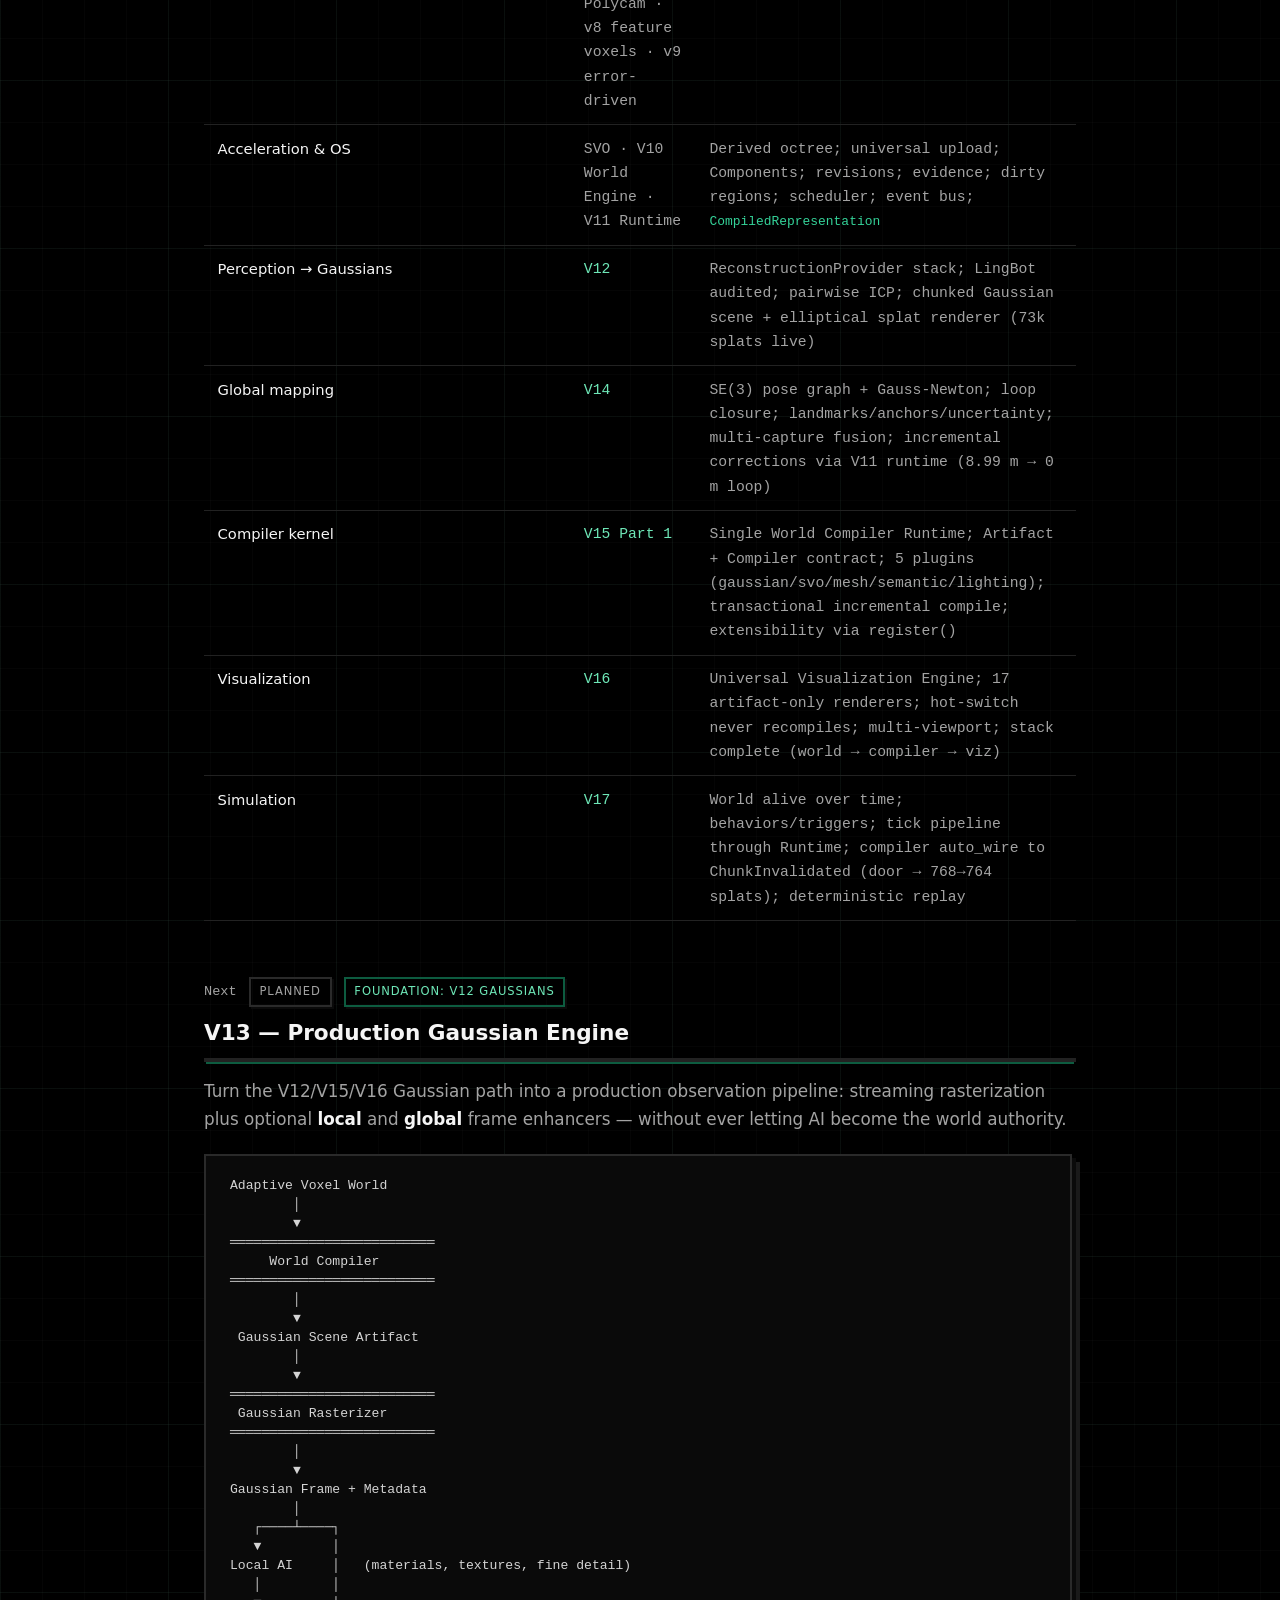
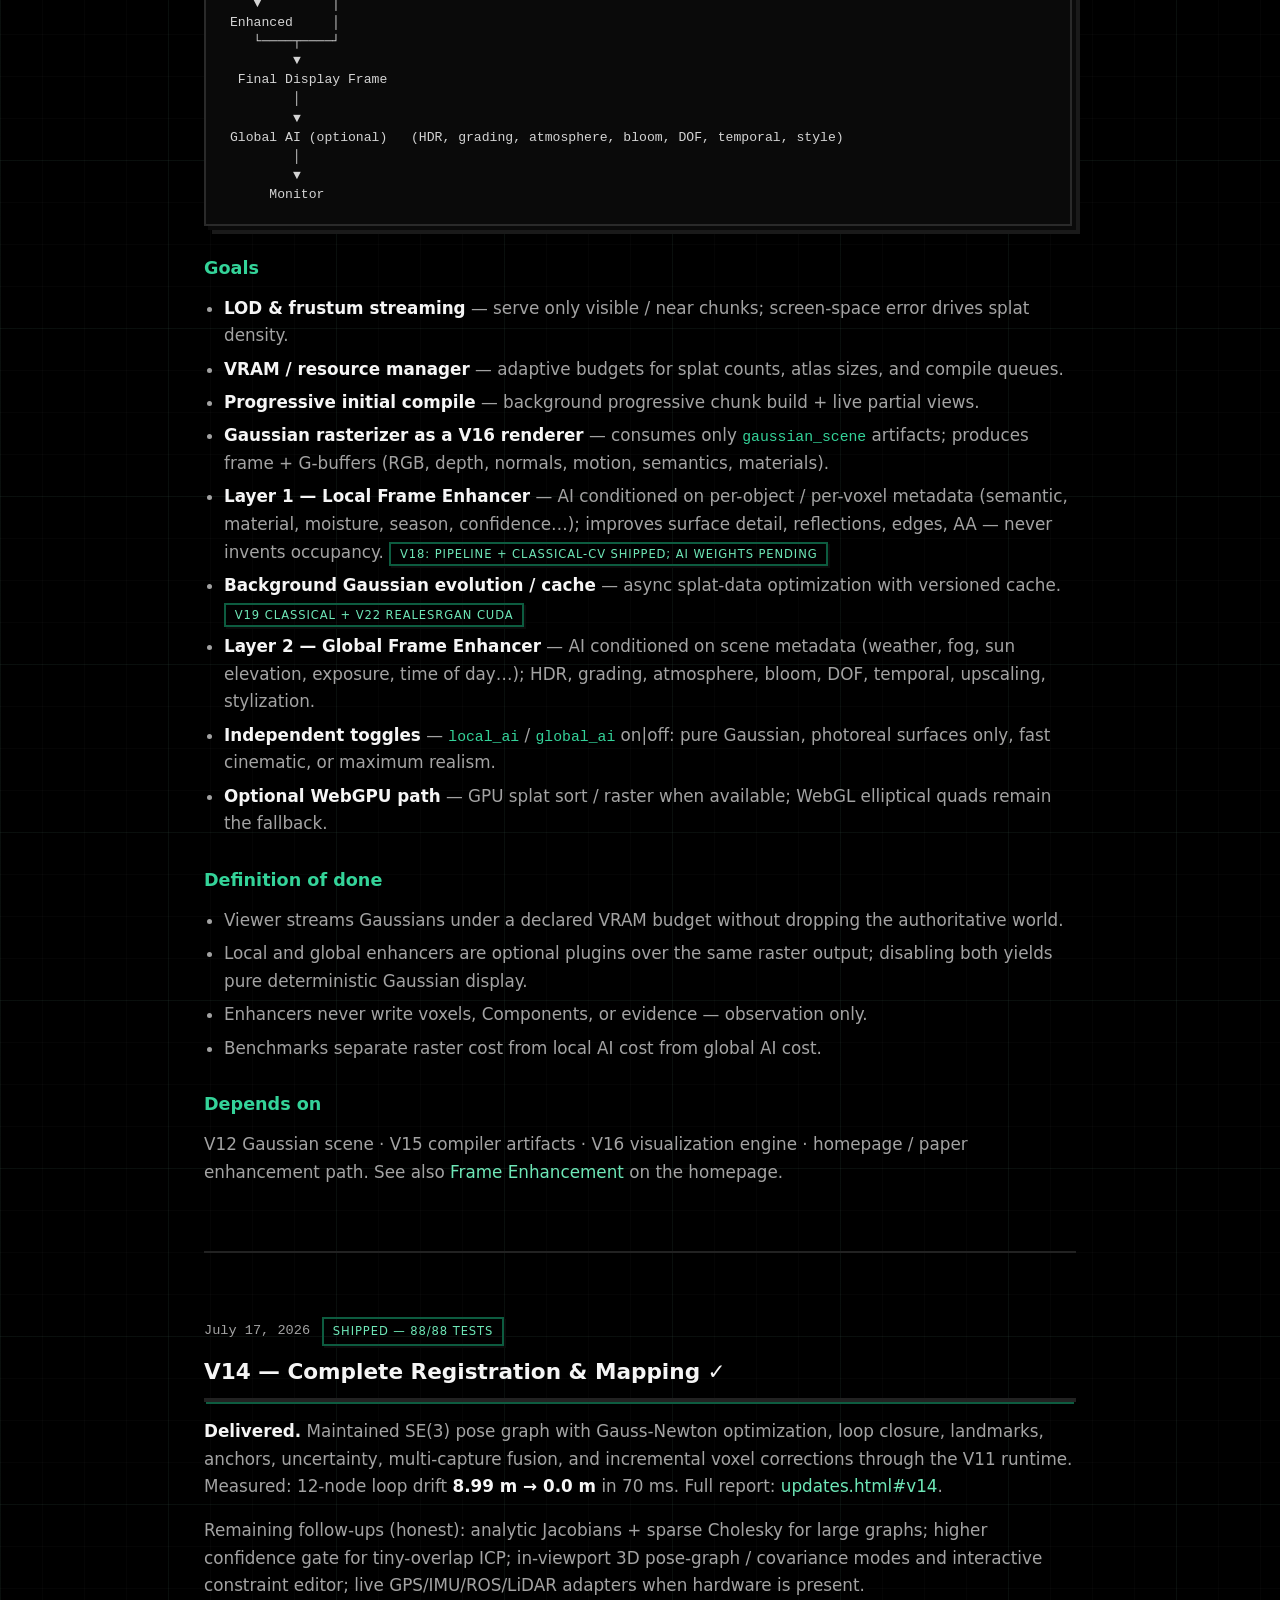
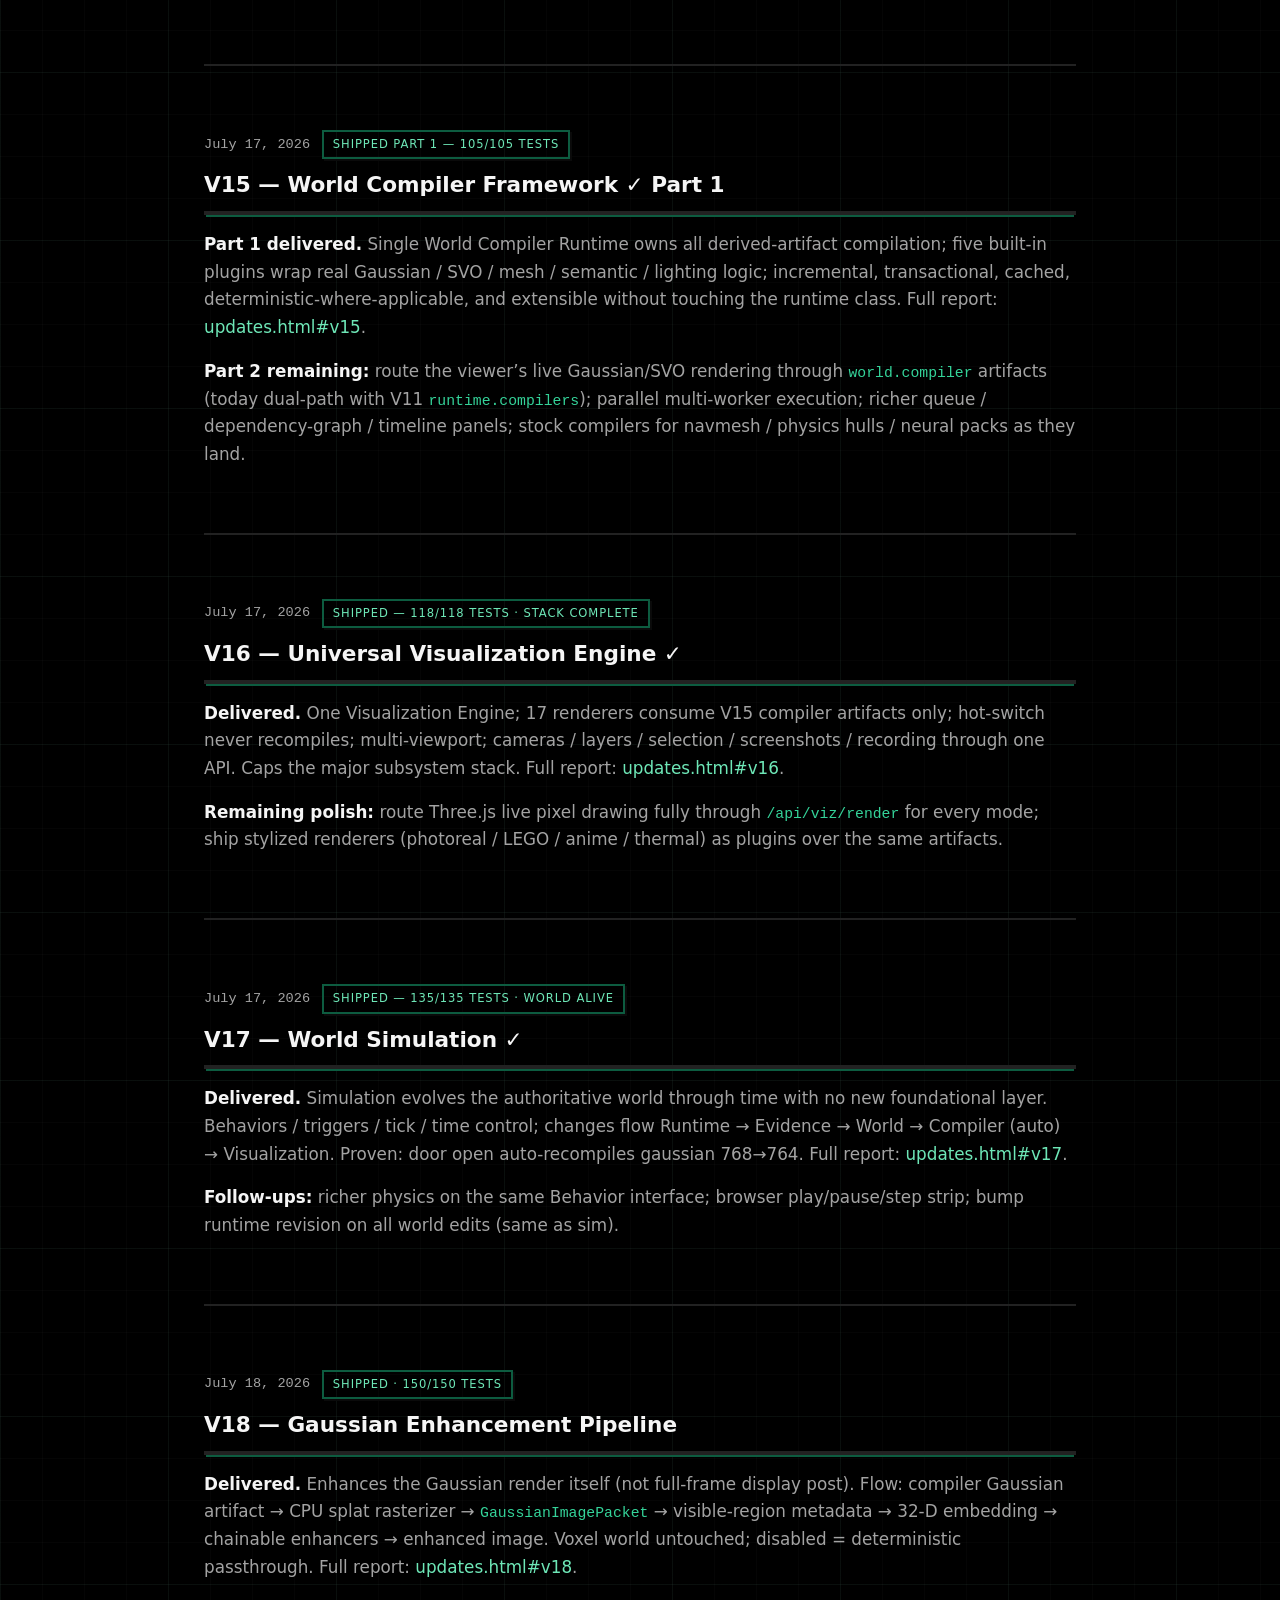
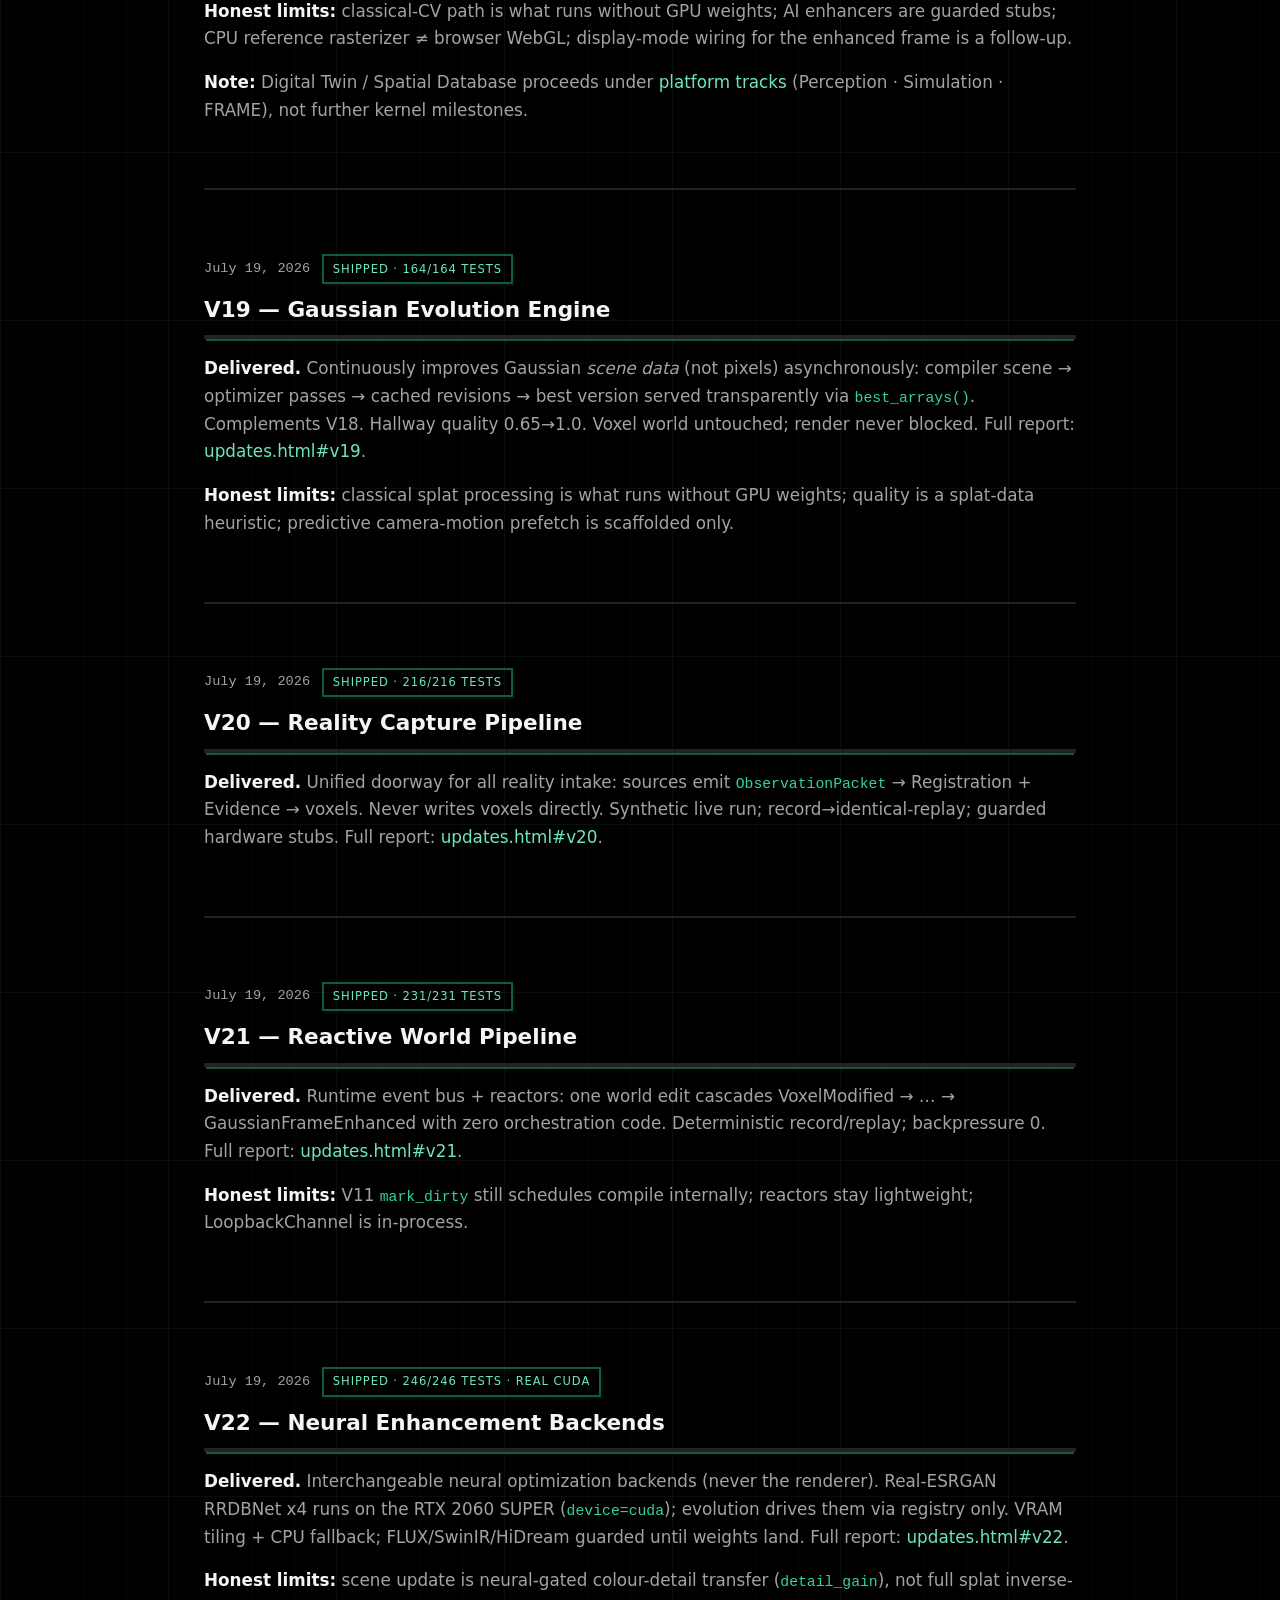
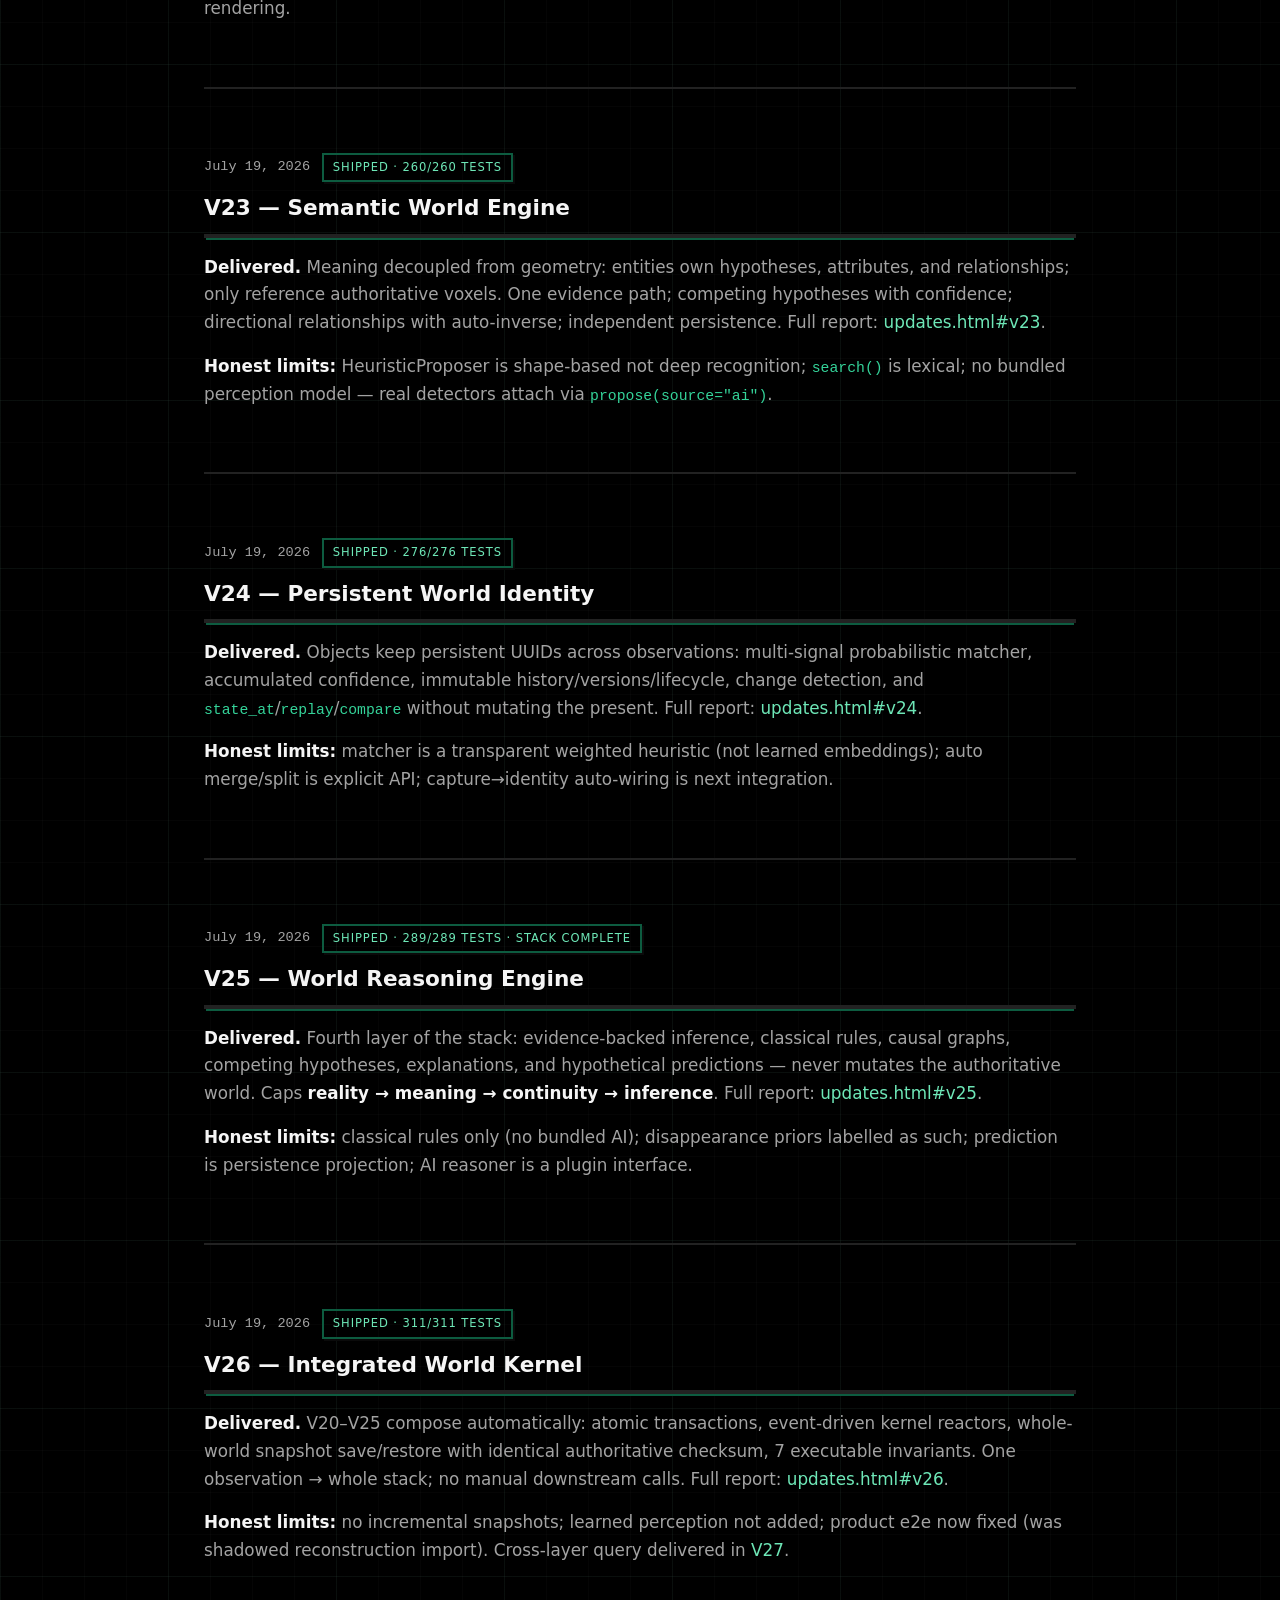
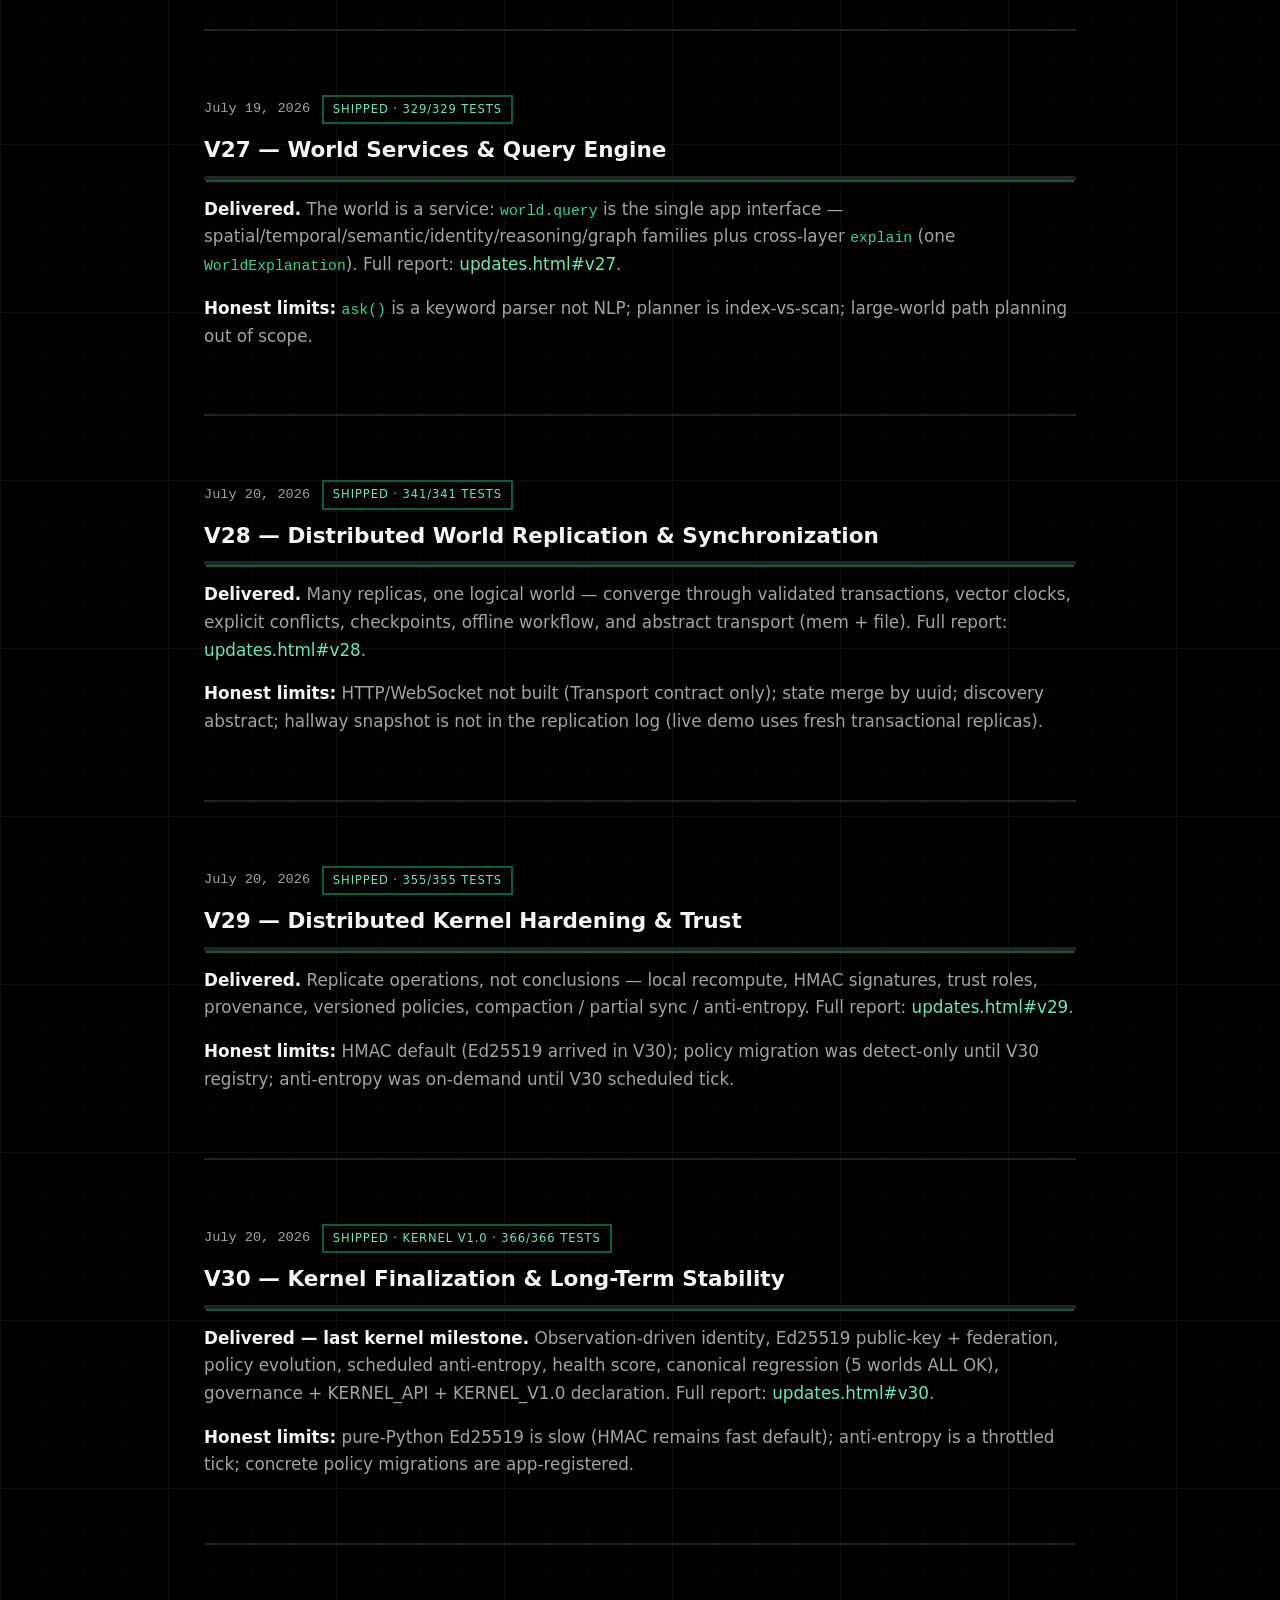
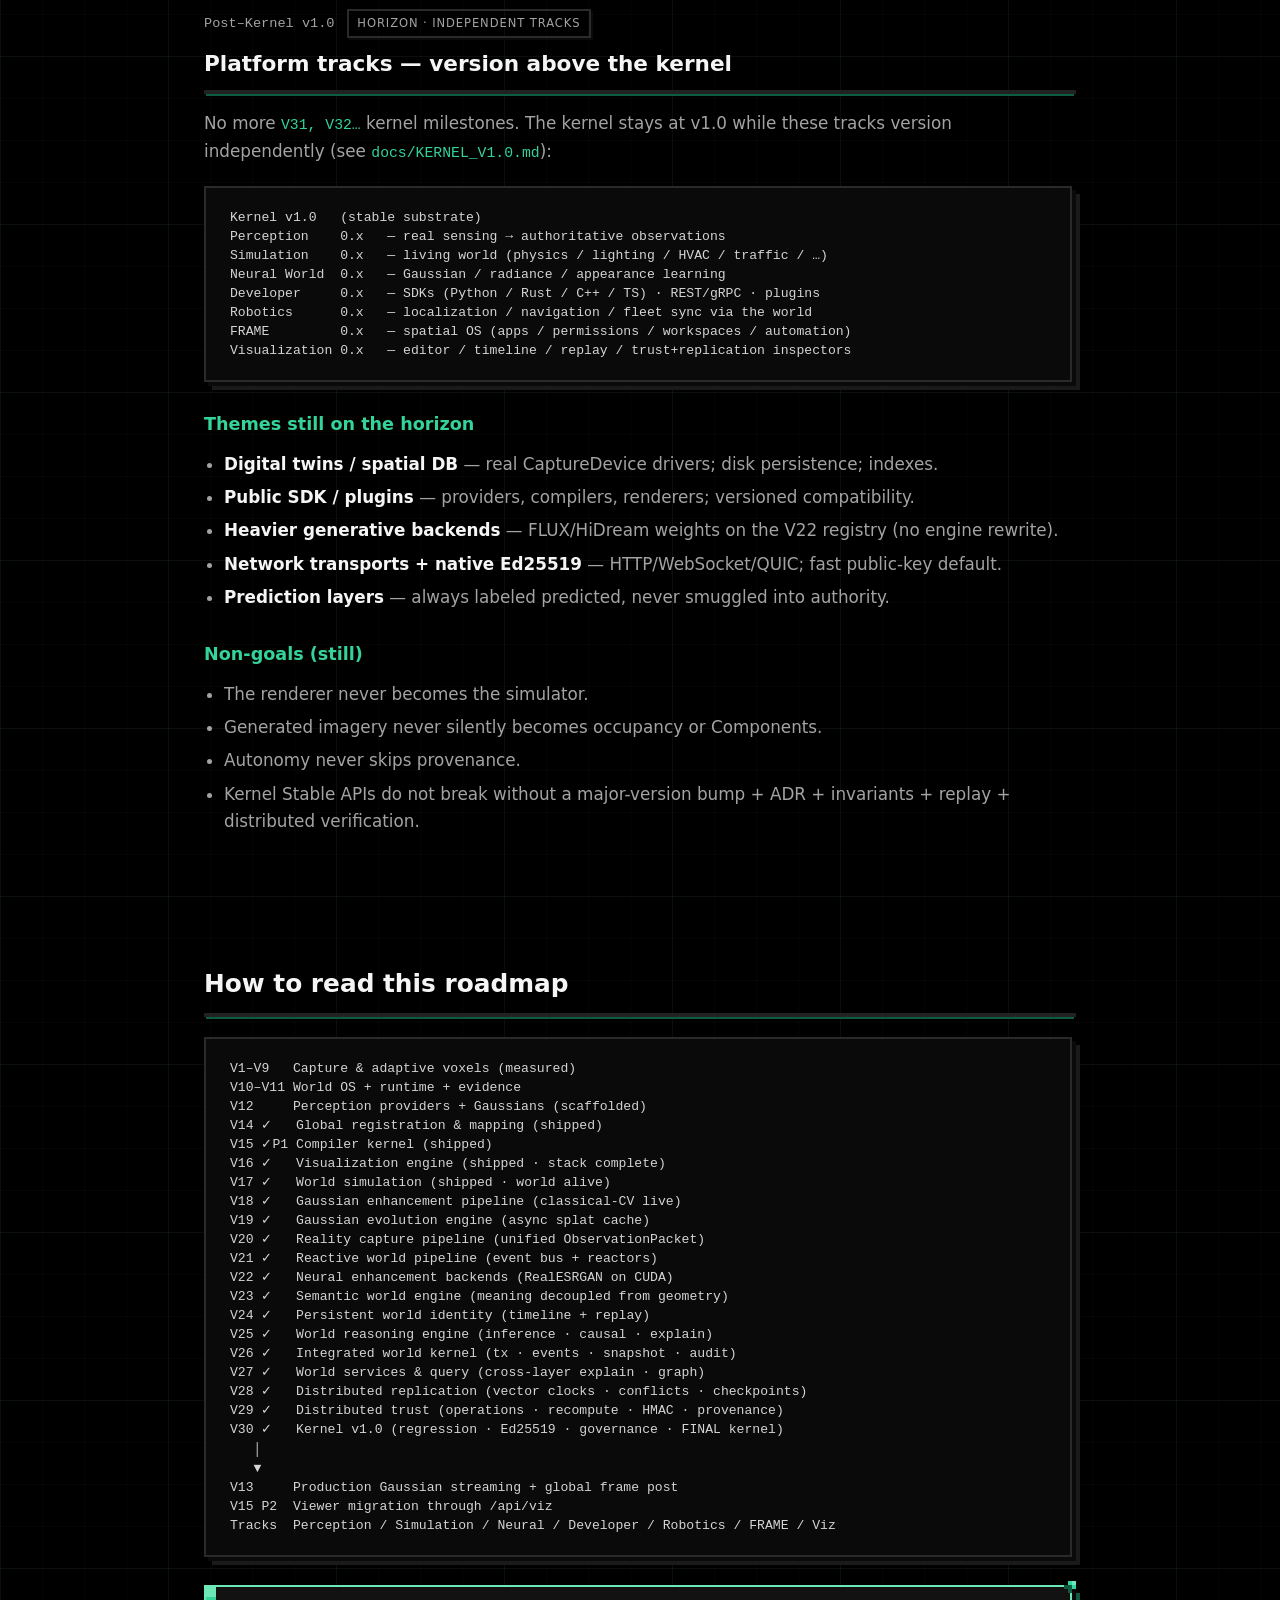
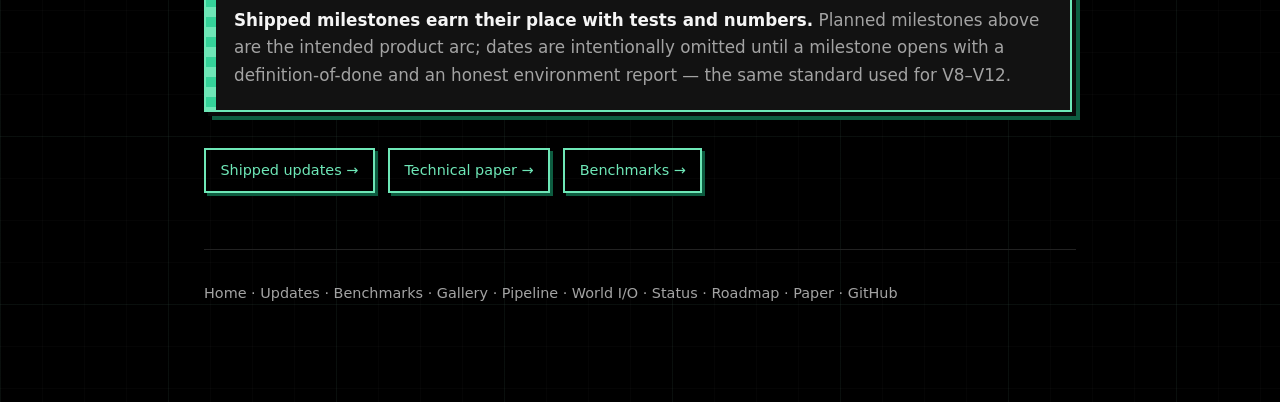
<file: roadmap.html>
<!DOCTYPE html>
<html lang="en">
<head>
  <meta charset="UTF-8">
  <meta name="viewport" content="width=device-width, initial-scale=1.0">
  <title>Roadmap, Voxel World Model</title>
  <meta name="description" content="The Voxel World Model roadmap from shipped milestones through the production Gaussian engine, world compilers, simulation, digital twins, and world intelligence.">
  <link rel="stylesheet" href="site.css">
</head>
<body>
  <div class="wrap">
    <header>
      <p class="eyebrow"><a href="index.html">← Voxel World Model</a></p>
      <h1>Roadmap</h1>
      <p class="lead">What is shipped, what comes next, and how each phase builds on the authoritative Adaptive Voxel World — without rewriting the architecture.</p>
      <nav>
        <a href="#shipped">Shipped (→V30)</a>
        <a href="#v13">V13</a>
        <a href="#v14">V14 ✓</a>
        <a href="#v15">V15 ✓ P1</a>
        <a href="#v16">V16 ✓</a>
        <a href="#v17">V17 ✓</a>
        <a href="#v18">V18 ✓</a>
        <a href="#v19">V19 ✓</a>
        <a href="#v20">V20 ✓</a>
        <a href="#v21">V21 ✓</a>
        <a href="#v22">V22 ✓</a>
        <a href="#v23">V23 ✓</a>
        <a href="#v24">V24 ✓</a>
        <a href="#v25">V25 ✓</a>
        <a href="#v26">V26 ✓</a>
        <a href="#v27">V27 ✓</a>
        <a href="#v28">V28 ✓</a>
        <a href="#v29">V29 ✓</a>
        <a href="#v30">V30 ✓ · Kernel v1.0</a>
        <a href="#frame">FRAME dApp</a>
        <a href="#tracks">Platform tracks</a>
        <a href="updates.html">Updates</a>
        <a href="pipeline.html">Pipeline</a>
        <a href="status.html">Status</a>
        <a href="paper.html">Paper</a>
      </nav>
    </header>

    <section>
      <div class="status-banner">
        <h3>Invariant across every future milestone</h3>
        <p>The Adaptive Voxel World remains the <strong>single source of geometric truth</strong>. Perception proposes observations; the Evidence Engine decides belief; Components preserve identity; the SVO accelerates queries; the runtime coordinates incremental recompiles; every visualization is a derived view. Later milestones add systems — they do not replace the world.</p>
      </div>
      <p>Shipped through <a href="updates.html#v30">V30</a> — <strong>Kernel v1.0</strong> declared. This is the last planned kernel milestone. Prior: V29 trust/ops, V28 sync, V27 query, V26 kernel wiring. V13 streaming / global frame post and V15 Part 2 remain open polish. Future work versions as independent platform tracks (Perception, Simulation, Neural, Developer, Robotics, FRAME, Visualization) — not V31/V32.</p>
    </section>

    <section id="frame">
      <div class="status-banner">
        <h3>Direction after v1.0: VWM becomes a FRAME spatial computation dApp</h3>
        <p>A lead-architect review (<a href="updates.html#frame">migration proposal</a>) reaches an uncomfortable conclusion: the V26–V30 kernel <em>is</em> the FRAME platform kernel. Transactions, replication, trust, snapshots, invariants, and distributed history are FRAME primitives — so ~45–55% of the codebase should be deleted or handed to FRAME. What remains is a pure, deterministic spatial core: <code>apply(state, op) → state'</code>, <code>project(state) → FrameUnits</code>, <code>query(state, q) → result</code>, with rendering externalized into Voxel View dApps.</p>
      </div>
      <p>This is a <strong>proposal, not shipped work</strong> — no code has changed and Kernel v1.0 stands as built. It reframes the platform tracks above as FRAME concerns and treats the migration as a deletion-led refactor guarded by the V30 golden-master determinism suite. Full write-up: <a href="updates.html#frame">VWM → FRAME migration →</a></p>
    </section>

    <!-- ─────────────── shipped ─────────────── -->
    <section id="shipped">
      <h2>Shipped Foundation (through V12)</h2>
      <table class="benchmark">
        <thead>
          <tr><th>Era</th><th>Milestones</th><th>What it established</th></tr>
        </thead>
        <tbody>
          <tr>
            <td data-label="Era">Capture → world</td>
            <td data-label="Milestones">Depth scan · real capture · TSDF v1–v5 · v7 Polycam · v8 feature voxels · v9 error-driven</td>
            <td data-label="Established">Reality → HAV / TSDF / adaptive voxels; hollow free space; extracted surface; multi-source fusion; measured error budgets; appearance decoupled from geometry</td>
          </tr>
          <tr>
            <td data-label="Era">Acceleration &amp; OS</td>
            <td data-label="Milestones">SVO · V10 World Engine · V11 Runtime</td>
            <td data-label="Established">Derived octree; universal upload; Components; revisions; evidence; dirty regions; scheduler; event bus; <code>CompiledRepresentation</code></td>
          </tr>
          <tr>
            <td data-label="Era">Perception → Gaussians</td>
            <td data-label="Milestones"><a href="updates.html#v12">V12</a></td>
            <td data-label="Established">ReconstructionProvider stack; LingBot audited; pairwise ICP; chunked Gaussian scene + elliptical splat renderer (73k splats live)</td>
          </tr>
          <tr>
            <td data-label="Era">Global mapping</td>
            <td data-label="Milestones"><a href="updates.html#v14">V14</a></td>
            <td data-label="Established">SE(3) pose graph + Gauss-Newton; loop closure; landmarks/anchors/uncertainty; multi-capture fusion; incremental corrections via V11 runtime (8.99 m → 0 m loop)</td>
          </tr>
          <tr>
            <td data-label="Era">Compiler kernel</td>
            <td data-label="Milestones"><a href="updates.html#v15">V15 Part 1</a></td>
            <td data-label="Established">Single World Compiler Runtime; Artifact + Compiler contract; 5 plugins (gaussian/svo/mesh/semantic/lighting); transactional incremental compile; extensibility via register()</td>
          </tr>
          <tr>
            <td data-label="Era">Visualization</td>
            <td data-label="Milestones"><a href="updates.html#v16">V16</a></td>
            <td data-label="Established">Universal Visualization Engine; 17 artifact-only renderers; hot-switch never recompiles; multi-viewport; stack complete (world → compiler → viz)</td>
          </tr>
          <tr>
            <td data-label="Era">Simulation</td>
            <td data-label="Milestones"><a href="updates.html#v17">V17</a></td>
            <td data-label="Established">World alive over time; behaviors/triggers; tick pipeline through Runtime; compiler auto_wire to ChunkInvalidated (door → 768→764 splats); deterministic replay</td>
          </tr>
        </tbody>
      </table>
    </section>

    <!-- ─────────────── V13 ─────────────── -->
    <article class="update" id="v13">
      <div class="update-meta">
        <time>Next</time>
        <span class="badge">Planned</span>
        <span class="badge badge-ok">Foundation: V12 Gaussians</span>
      </div>
      <h2>V13 — Production Gaussian Engine</h2>
      <p>Turn the V12/V15/V16 Gaussian path into a production observation pipeline: streaming rasterization plus optional <strong>local</strong> and <strong>global</strong> frame enhancers — without ever letting AI become the world authority.</p>

      <div class="diagram">Adaptive Voxel World
        │
        ▼
══════════════════════════
     World Compiler
══════════════════════════
        │
        ▼
 Gaussian Scene Artifact
        │
        ▼
══════════════════════════
 Gaussian Rasterizer
══════════════════════════
        │
        ▼
Gaussian Frame + Metadata
        │
   ┌────┴────┐
   ▼         │
Local AI     │   (materials, textures, fine detail)
   │         │
   ▼         │
Enhanced     │
   └────┬────┘
        ▼
 Final Display Frame
        │
        ▼
Global AI (optional)   (HDR, grading, atmosphere, bloom, DOF, temporal, style)
        │
        ▼
     Monitor</div>

      <h3>Goals</h3>
      <ul>
        <li><strong>LOD &amp; frustum streaming</strong> — serve only visible / near chunks; screen-space error drives splat density.</li>
        <li><strong>VRAM / resource manager</strong> — adaptive budgets for splat counts, atlas sizes, and compile queues.</li>
        <li><strong>Progressive initial compile</strong> — background progressive chunk build + live partial views.</li>
        <li><strong>Gaussian rasterizer as a V16 renderer</strong> — consumes only <code>gaussian_scene</code> artifacts; produces frame + G-buffers (RGB, depth, normals, motion, semantics, materials).</li>
        <li><strong>Layer 1 — Local Frame Enhancer</strong> — AI conditioned on per-object / per-voxel metadata (semantic, material, moisture, season, confidence…); improves surface detail, reflections, edges, AA — never invents occupancy. <span class="badge badge-ok">V18: pipeline + classical-CV shipped; AI weights pending</span></li>
        <li><strong>Background Gaussian evolution / cache</strong> — async splat-data optimization with versioned cache. <span class="badge badge-ok">V19 classical + V22 RealESRGAN CUDA</span></li>
        <li><strong>Layer 2 — Global Frame Enhancer</strong> — AI conditioned on scene metadata (weather, fog, sun elevation, exposure, time of day…); HDR, grading, atmosphere, bloom, DOF, temporal, upscaling, stylization.</li>
        <li><strong>Independent toggles</strong> — <code>local_ai</code> / <code>global_ai</code> on|off: pure Gaussian, photoreal surfaces only, fast cinematic, or maximum realism.</li>
        <li><strong>Optional WebGPU path</strong> — GPU splat sort / raster when available; WebGL elliptical quads remain the fallback.</li>
      </ul>

      <h3>Definition of done</h3>
      <ul>
        <li>Viewer streams Gaussians under a declared VRAM budget without dropping the authoritative world.</li>
        <li>Local and global enhancers are optional plugins over the same raster output; disabling both yields pure deterministic Gaussian display.</li>
        <li>Enhancers never write voxels, Components, or evidence — observation only.</li>
        <li>Benchmarks separate raster cost from local AI cost from global AI cost.</li>
      </ul>

      <h3>Depends on</h3>
      <p>V12 Gaussian scene · V15 compiler artifacts · V16 visualization engine · homepage / paper enhancement path. See also <a href="index.html#enhancement">Frame Enhancement</a> on the homepage.</p>
    </article>

    <!-- ─────────────── V14 ─────────────── -->
    <article class="update" id="v14">
      <div class="update-meta">
        <time datetime="2026-07-17">July 17, 2026</time>
        <span class="badge badge-ok">Shipped — 88/88 tests</span>
      </div>
      <h2>V14 — Complete Registration &amp; Mapping ✓</h2>
      <p><strong>Delivered.</strong> Maintained SE(3) pose graph with Gauss-Newton optimization, loop closure, landmarks, anchors, uncertainty, multi-capture fusion, and incremental voxel corrections through the V11 runtime. Measured: 12-node loop drift <strong>8.99 m → 0.0 m</strong> in 70 ms. Full report: <a href="updates.html#v14">updates.html#v14</a>.</p>
      <p>Remaining follow-ups (honest): analytic Jacobians + sparse Cholesky for large graphs; higher confidence gate for tiny-overlap ICP; in-viewport 3D pose-graph / covariance modes and interactive constraint editor; live GPS/IMU/ROS/LiDAR adapters when hardware is present.</p>
    </article>

    <!-- ─────────────── V15 ─────────────── -->
    <article class="update" id="v15">
      <div class="update-meta">
        <time datetime="2026-07-17">July 17, 2026</time>
        <span class="badge badge-ok">Shipped Part 1 — 105/105 tests</span>
      </div>
      <h2>V15 — World Compiler Framework ✓ Part 1</h2>
      <p><strong>Part 1 delivered.</strong> Single World Compiler Runtime owns all derived-artifact compilation; five built-in plugins wrap real Gaussian / SVO / mesh / semantic / lighting logic; incremental, transactional, cached, deterministic-where-applicable, and extensible without touching the runtime class. Full report: <a href="updates.html#v15">updates.html#v15</a>.</p>
      <p><strong>Part 2 remaining:</strong> route the viewer’s live Gaussian/SVO rendering through <code>world.compiler</code> artifacts (today dual-path with V11 <code>runtime.compilers</code>); parallel multi-worker execution; richer queue / dependency-graph / timeline panels; stock compilers for navmesh / physics hulls / neural packs as they land.</p>
    </article>

    <!-- ─────────────── V16 ─────────────── -->
    <article class="update" id="v16">
      <div class="update-meta">
        <time datetime="2026-07-17">July 17, 2026</time>
        <span class="badge badge-ok">Shipped — 118/118 tests · stack complete</span>
      </div>
      <h2>V16 — Universal Visualization Engine ✓</h2>
      <p><strong>Delivered.</strong> One Visualization Engine; 17 renderers consume V15 compiler artifacts only; hot-switch never recompiles; multi-viewport; cameras / layers / selection / screenshots / recording through one API. Caps the major subsystem stack. Full report: <a href="updates.html#v16">updates.html#v16</a>.</p>
      <p><strong>Remaining polish:</strong> route Three.js live pixel drawing fully through <code>/api/viz/render</code> for every mode; ship stylized renderers (photoreal / LEGO / anime / thermal) as plugins over the same artifacts.</p>
    </article>

    <!-- ─────────────── V17 ─────────────── -->
    <article class="update" id="v17">
      <div class="update-meta">
        <time datetime="2026-07-17">July 17, 2026</time>
        <span class="badge badge-ok">Shipped — 135/135 tests · world alive</span>
      </div>
      <h2>V17 — World Simulation ✓</h2>
      <p><strong>Delivered.</strong> Simulation evolves the authoritative world through time with no new foundational layer. Behaviors / triggers / tick / time control; changes flow Runtime → Evidence → World → Compiler (auto) → Visualization. Proven: door open auto-recompiles gaussian 768→764. Full report: <a href="updates.html#v17">updates.html#v17</a>.</p>
      <p><strong>Follow-ups:</strong> richer physics on the same Behavior interface; browser play/pause/step strip; bump runtime revision on all world edits (same as sim).</p>
    </article>

    <!-- ─────────────── V18 ─────────────── -->
    <article class="update" id="v18">
      <div class="update-meta">
        <time datetime="2026-07-18">July 18, 2026</time>
        <span class="badge badge-ok">Shipped · 150/150 tests</span>
      </div>
      <h2>V18 — Gaussian Enhancement Pipeline</h2>
      <p><strong>Delivered.</strong> Enhances the Gaussian render itself (not full-frame display post). Flow: compiler Gaussian artifact → CPU splat rasterizer → <code>GaussianImagePacket</code> → visible-region metadata → 32-D embedding → chainable enhancers → enhanced image. Voxel world untouched; disabled = deterministic passthrough. Full report: <a href="updates.html#v18">updates.html#v18</a>.</p>
      <p><strong>Honest limits:</strong> classical-CV path is what runs without GPU weights; AI enhancers are guarded stubs; CPU reference rasterizer ≠ browser WebGL; display-mode wiring for the enhanced frame is a follow-up.</p>
      <p><strong>Note:</strong> Digital Twin / Spatial Database proceeds under <a href="#tracks">platform tracks</a> (Perception · Simulation · FRAME), not further kernel milestones.</p>
    </article>

    <!-- ─────────────── V19 ─────────────── -->
    <article class="update" id="v19">
      <div class="update-meta">
        <time datetime="2026-07-19">July 19, 2026</time>
        <span class="badge badge-ok">Shipped · 164/164 tests</span>
      </div>
      <h2>V19 — Gaussian Evolution Engine</h2>
      <p><strong>Delivered.</strong> Continuously improves Gaussian <em>scene data</em> (not pixels) asynchronously: compiler scene → optimizer passes → cached revisions → best version served transparently via <code>best_arrays()</code>. Complements V18. Hallway quality 0.65→1.0. Voxel world untouched; render never blocked. Full report: <a href="updates.html#v19">updates.html#v19</a>.</p>
      <p><strong>Honest limits:</strong> classical splat processing is what runs without GPU weights; quality is a splat-data heuristic; predictive camera-motion prefetch is scaffolded only.</p>
    </article>

    <!-- ─────────────── V20 ─────────────── -->
    <article class="update" id="v20">
      <div class="update-meta">
        <time datetime="2026-07-19">July 19, 2026</time>
        <span class="badge badge-ok">Shipped · 216/216 tests</span>
      </div>
      <h2>V20 — Reality Capture Pipeline</h2>
      <p><strong>Delivered.</strong> Unified doorway for all reality intake: sources emit <code>ObservationPacket</code> → Registration + Evidence → voxels. Never writes voxels directly. Synthetic live run; record→identical-replay; guarded hardware stubs. Full report: <a href="updates.html#v20">updates.html#v20</a>.</p>
    </article>

    <!-- ─────────────── V21 ─────────────── -->
    <article class="update" id="v21">
      <div class="update-meta">
        <time datetime="2026-07-19">July 19, 2026</time>
        <span class="badge badge-ok">Shipped · 231/231 tests</span>
      </div>
      <h2>V21 — Reactive World Pipeline</h2>
      <p><strong>Delivered.</strong> Runtime event bus + reactors: one world edit cascades VoxelModified → … → GaussianFrameEnhanced with zero orchestration code. Deterministic record/replay; backpressure 0. Full report: <a href="updates.html#v21">updates.html#v21</a>.</p>
      <p><strong>Honest limits:</strong> V11 <code>mark_dirty</code> still schedules compile internally; reactors stay lightweight; LoopbackChannel is in-process.</p>
    </article>

    <!-- ─────────────── V22 ─────────────── -->
    <article class="update" id="v22">
      <div class="update-meta">
        <time datetime="2026-07-19">July 19, 2026</time>
        <span class="badge badge-ok">Shipped · 246/246 tests · real CUDA</span>
      </div>
      <h2>V22 — Neural Enhancement Backends</h2>
      <p><strong>Delivered.</strong> Interchangeable neural optimization backends (never the renderer). Real-ESRGAN RRDBNet x4 runs on the RTX 2060 SUPER (<code>device=cuda</code>); evolution drives them via registry only. VRAM tiling + CPU fallback; FLUX/SwinIR/HiDream guarded until weights land. Full report: <a href="updates.html#v22">updates.html#v22</a>.</p>
      <p><strong>Honest limits:</strong> scene update is neural-gated colour-detail transfer (<code>detail_gain</code>), not full splat inverse-rendering.</p>
    </article>

    <!-- ─────────────── V23 ─────────────── -->
    <article class="update" id="v23">
      <div class="update-meta">
        <time datetime="2026-07-19">July 19, 2026</time>
        <span class="badge badge-ok">Shipped · 260/260 tests</span>
      </div>
      <h2>V23 — Semantic World Engine</h2>
      <p><strong>Delivered.</strong> Meaning decoupled from geometry: entities own hypotheses, attributes, and relationships; only reference authoritative voxels. One evidence path; competing hypotheses with confidence; directional relationships with auto-inverse; independent persistence. Full report: <a href="updates.html#v23">updates.html#v23</a>.</p>
      <p><strong>Honest limits:</strong> HeuristicProposer is shape-based not deep recognition; <code>search()</code> is lexical; no bundled perception model — real detectors attach via <code>propose(source="ai")</code>.</p>
    </article>

    <!-- ─────────────── V24 ─────────────── -->
    <article class="update" id="v24">
      <div class="update-meta">
        <time datetime="2026-07-19">July 19, 2026</time>
        <span class="badge badge-ok">Shipped · 276/276 tests</span>
      </div>
      <h2>V24 — Persistent World Identity</h2>
      <p><strong>Delivered.</strong> Objects keep persistent UUIDs across observations: multi-signal probabilistic matcher, accumulated confidence, immutable history/versions/lifecycle, change detection, and <code>state_at</code>/<code>replay</code>/<code>compare</code> without mutating the present. Full report: <a href="updates.html#v24">updates.html#v24</a>.</p>
      <p><strong>Honest limits:</strong> matcher is a transparent weighted heuristic (not learned embeddings); auto merge/split is explicit API; capture→identity auto-wiring is next integration.</p>
    </article>

    <!-- ─────────────── V25 ─────────────── -->
    <article class="update" id="v25">
      <div class="update-meta">
        <time datetime="2026-07-19">July 19, 2026</time>
        <span class="badge badge-ok">Shipped · 289/289 tests · stack complete</span>
      </div>
      <h2>V25 — World Reasoning Engine</h2>
      <p><strong>Delivered.</strong> Fourth layer of the stack: evidence-backed inference, classical rules, causal graphs, competing hypotheses, explanations, and hypothetical predictions — never mutates the authoritative world. Caps <strong>reality → meaning → continuity → inference</strong>. Full report: <a href="updates.html#v25">updates.html#v25</a>.</p>
      <p><strong>Honest limits:</strong> classical rules only (no bundled AI); disappearance priors labelled as such; prediction is persistence projection; AI reasoner is a plugin interface.</p>
    </article>

    <!-- ─────────────── V26 ─────────────── -->
    <article class="update" id="v26">
      <div class="update-meta">
        <time datetime="2026-07-19">July 19, 2026</time>
        <span class="badge badge-ok">Shipped · 311/311 tests</span>
      </div>
      <h2>V26 — Integrated World Kernel</h2>
      <p><strong>Delivered.</strong> V20–V25 compose automatically: atomic transactions, event-driven kernel reactors, whole-world snapshot save/restore with identical authoritative checksum, 7 executable invariants. One observation → whole stack; no manual downstream calls. Full report: <a href="updates.html#v26">updates.html#v26</a>.</p>
      <p><strong>Honest limits:</strong> no incremental snapshots; learned perception not added; product e2e now fixed (was shadowed reconstruction import). Cross-layer query delivered in <a href="updates.html#v27">V27</a>.</p>
    </article>

    <!-- ─────────────── V27 ─────────────── -->
    <article class="update" id="v27">
      <div class="update-meta">
        <time datetime="2026-07-19">July 19, 2026</time>
        <span class="badge badge-ok">Shipped · 329/329 tests</span>
      </div>
      <h2>V27 — World Services &amp; Query Engine</h2>
      <p><strong>Delivered.</strong> The world is a service: <code>world.query</code> is the single app interface — spatial/temporal/semantic/identity/reasoning/graph families plus cross-layer <code>explain</code> (one <code>WorldExplanation</code>). Full report: <a href="updates.html#v27">updates.html#v27</a>.</p>
      <p><strong>Honest limits:</strong> <code>ask()</code> is a keyword parser not NLP; planner is index-vs-scan; large-world path planning out of scope.</p>
    </article>

    <!-- ─────────────── V28 ─────────────── -->
    <article class="update" id="v28">
      <div class="update-meta">
        <time datetime="2026-07-20">July 20, 2026</time>
        <span class="badge badge-ok">Shipped · 341/341 tests</span>
      </div>
      <h2>V28 — Distributed World Replication &amp; Synchronization</h2>
      <p><strong>Delivered.</strong> Many replicas, one logical world — converge through validated transactions, vector clocks, explicit conflicts, checkpoints, offline workflow, and abstract transport (mem + file). Full report: <a href="updates.html#v28">updates.html#v28</a>.</p>
      <p><strong>Honest limits:</strong> HTTP/WebSocket not built (Transport contract only); state merge by uuid; discovery abstract; hallway snapshot is not in the replication log (live demo uses fresh transactional replicas).</p>
    </article>

    <!-- ─────────────── V29 ─────────────── -->
    <article class="update" id="v29">
      <div class="update-meta">
        <time datetime="2026-07-20">July 20, 2026</time>
        <span class="badge badge-ok">Shipped · 355/355 tests</span>
      </div>
      <h2>V29 — Distributed Kernel Hardening &amp; Trust</h2>
      <p><strong>Delivered.</strong> Replicate operations, not conclusions — local recompute, HMAC signatures, trust roles, provenance, versioned policies, compaction / partial sync / anti-entropy. Full report: <a href="updates.html#v29">updates.html#v29</a>.</p>
      <p><strong>Honest limits:</strong> HMAC default (Ed25519 arrived in V30); policy migration was detect-only until V30 registry; anti-entropy was on-demand until V30 scheduled tick.</p>
    </article>

    <!-- ─────────────── V30 ─────────────── -->
    <article class="update" id="v30">
      <div class="update-meta">
        <time datetime="2026-07-20">July 20, 2026</time>
        <span class="badge badge-ok">Shipped · Kernel v1.0 · 366/366 tests</span>
      </div>
      <h2>V30 — Kernel Finalization &amp; Long-Term Stability</h2>
      <p><strong>Delivered — last kernel milestone.</strong> Observation-driven identity, Ed25519 public-key + federation, policy evolution, scheduled anti-entropy, health score, canonical regression (5 worlds ALL OK), governance + KERNEL_API + KERNEL_V1.0 declaration. Full report: <a href="updates.html#v30">updates.html#v30</a>.</p>
      <p><strong>Honest limits:</strong> pure-Python Ed25519 is slow (HMAC remains fast default); anti-entropy is a throttled tick; concrete policy migrations are app-registered.</p>
    </article>

    <!-- ─────────────── Platform tracks ─────────────── -->
    <article class="update" id="tracks">
      <div class="update-meta">
        <time>Post–Kernel v1.0</time>
        <span class="badge">Horizon · independent tracks</span>
      </div>
      <h2>Platform tracks — version above the kernel</h2>
      <p>No more <code>V31, V32…</code> kernel milestones. The kernel stays at v1.0 while these tracks version independently (see <code>docs/KERNEL_V1.0.md</code>):</p>
      <div class="diagram">Kernel v1.0   (stable substrate)
Perception    0.x   — real sensing → authoritative observations
Simulation    0.x   — living world (physics / lighting / HVAC / traffic / …)
Neural World  0.x   — Gaussian / radiance / appearance learning
Developer     0.x   — SDKs (Python / Rust / C++ / TS) · REST/gRPC · plugins
Robotics      0.x   — localization / navigation / fleet sync via the world
FRAME         0.x   — spatial OS (apps / permissions / workspaces / automation)
Visualization 0.x   — editor / timeline / replay / trust+replication inspectors</div>

      <h3>Themes still on the horizon</h3>
      <ul>
        <li><strong>Digital twins / spatial DB</strong> — real CaptureDevice drivers; disk persistence; indexes.</li>
        <li><strong>Public SDK / plugins</strong> — providers, compilers, renderers; versioned compatibility.</li>
        <li><strong>Heavier generative backends</strong> — FLUX/HiDream weights on the V22 registry (no engine rewrite).</li>
        <li><strong>Network transports + native Ed25519</strong> — HTTP/WebSocket/QUIC; fast public-key default.</li>
        <li><strong>Prediction layers</strong> — always labeled predicted, never smuggled into authority.</li>
      </ul>

      <h3>Non-goals (still)</h3>
      <ul>
        <li>The renderer never becomes the simulator.</li>
        <li>Generated imagery never silently becomes occupancy or Components.</li>
        <li>Autonomy never skips provenance.</li>
        <li>Kernel Stable APIs do not break without a major-version bump + ADR + invariants + replay + distributed verification.</li>
      </ul>
    </article>

    <section>
      <h2>How to read this roadmap</h2>
      <div class="diagram">V1–V9   Capture &amp; adaptive voxels (measured)
V10–V11 World OS + runtime + evidence
V12     Perception providers + Gaussians (scaffolded)
V14 ✓   Global registration &amp; mapping (shipped)
V15 ✓P1 Compiler kernel (shipped)
V16 ✓   Visualization engine (shipped · stack complete)
V17 ✓   World simulation (shipped · world alive)
V18 ✓   Gaussian enhancement pipeline (classical-CV live)
V19 ✓   Gaussian evolution engine (async splat cache)
V20 ✓   Reality capture pipeline (unified ObservationPacket)
V21 ✓   Reactive world pipeline (event bus + reactors)
V22 ✓   Neural enhancement backends (RealESRGAN on CUDA)
V23 ✓   Semantic world engine (meaning decoupled from geometry)
V24 ✓   Persistent world identity (timeline + replay)
V25 ✓   World reasoning engine (inference · causal · explain)
V26 ✓   Integrated world kernel (tx · events · snapshot · audit)
V27 ✓   World services &amp; query (cross-layer explain · graph)
V28 ✓   Distributed replication (vector clocks · conflicts · checkpoints)
V29 ✓   Distributed trust (operations · recompute · HMAC · provenance)
V30 ✓   Kernel v1.0 (regression · Ed25519 · governance · FINAL kernel)
   │
   ▼
V13     Production Gaussian streaming + global frame post
V15 P2  Viewer migration through /api/viz
Tracks  Perception / Simulation / Neural / Developer / Robotics / FRAME / Viz</div>
      <div class="highlight">
        <p><strong>Shipped milestones earn their place with tests and numbers.</strong> Planned milestones above are the intended product arc; dates are intentionally omitted until a milestone opens with a definition-of-done and an honest environment report — the same standard used for V8–V12.</p>
      </div>
      <p>
        <a class="cta-link" href="updates.html">Shipped updates →</a>
        <a class="cta-link" href="paper.html" style="margin-left: 0.5rem">Technical paper →</a>
        <a class="cta-link" href="benchmarks.html" style="margin-left: 0.5rem">Benchmarks →</a>
      </p>
    </section>

    <footer>
      <p><a href="index.html">Home</a> · <a href="updates.html">Updates</a> · <a href="benchmarks.html">Benchmarks</a> · <a href="gallery.html">Gallery</a> · <a href="pipeline.html">Pipeline</a> · <a href="io.html">World I/O</a> · <a href="status.html">Status</a> · <a href="roadmap.html">Roadmap</a> · <a href="paper.html">Paper</a> · <a href="https://github.com/voxelworldmodel">GitHub</a></p>
    </footer>
  </div>
<script defer src="site.js"></script>
</body>
</html>
</file>
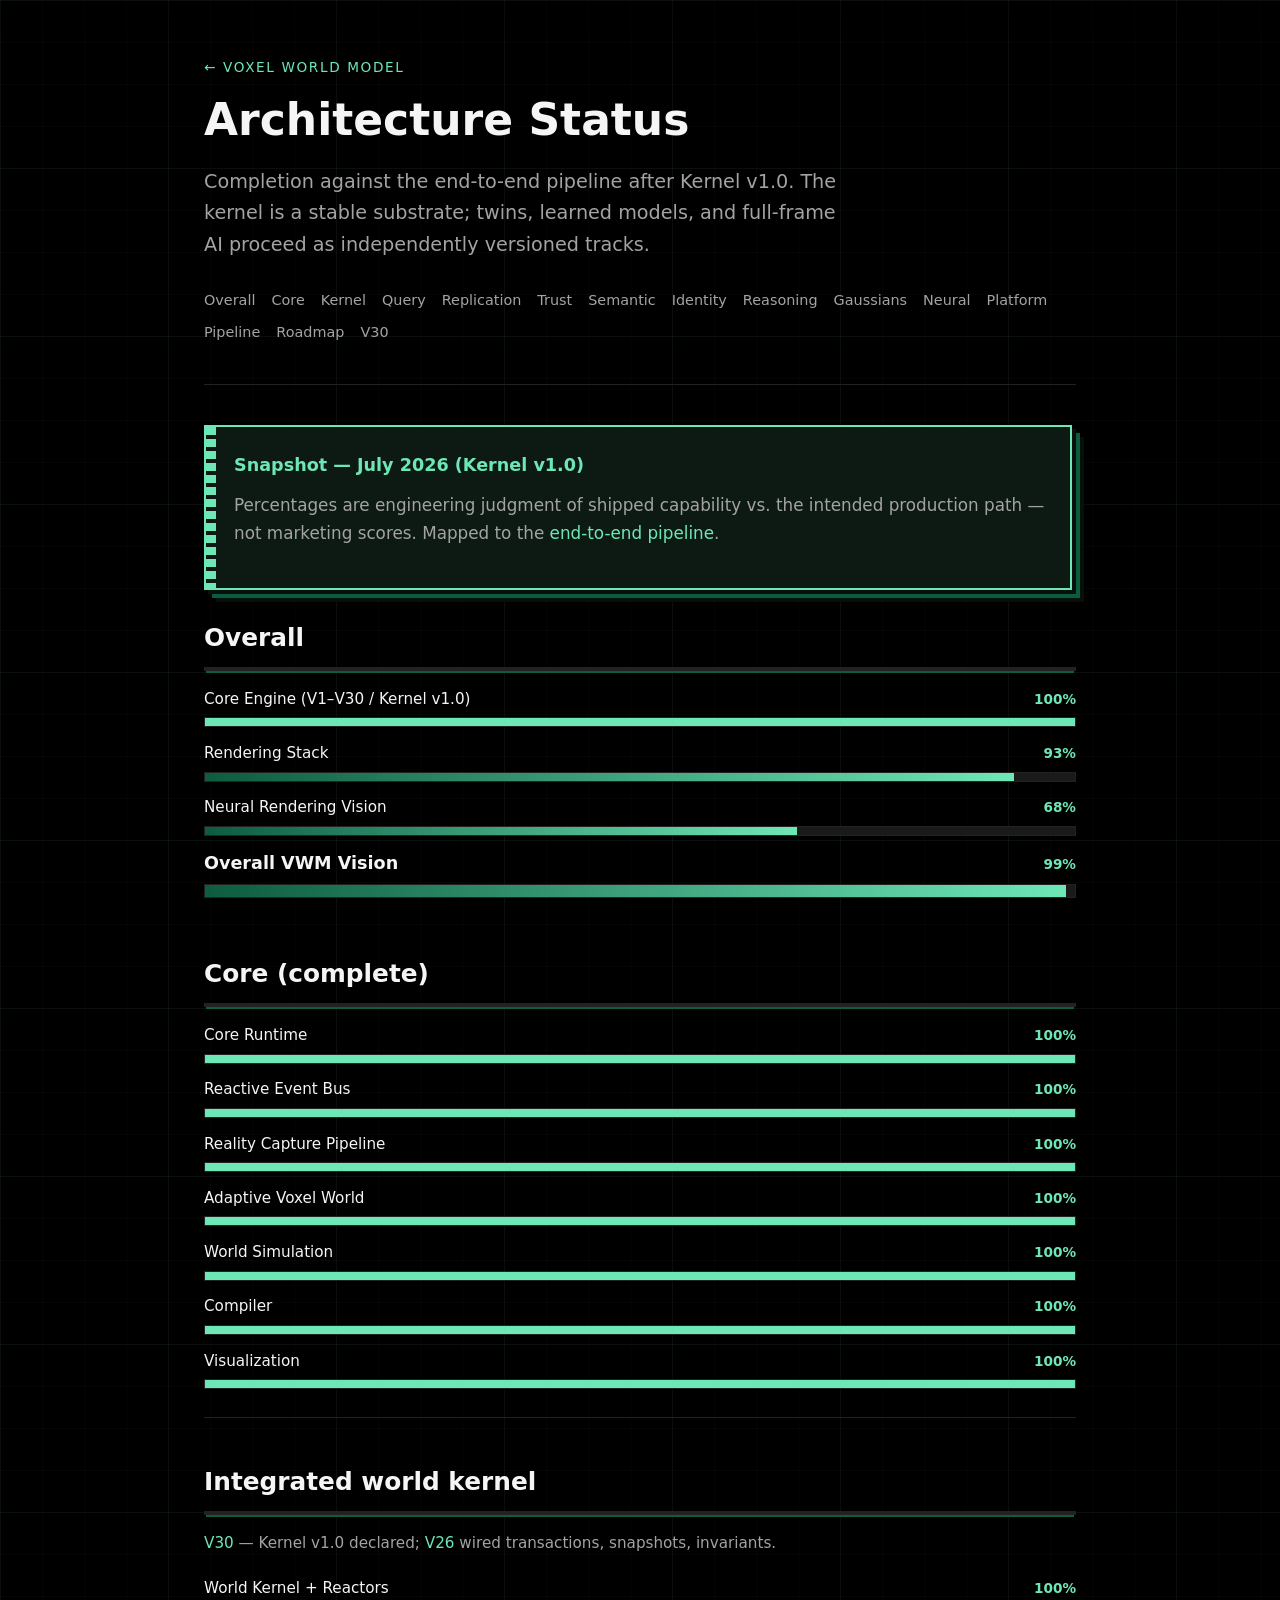
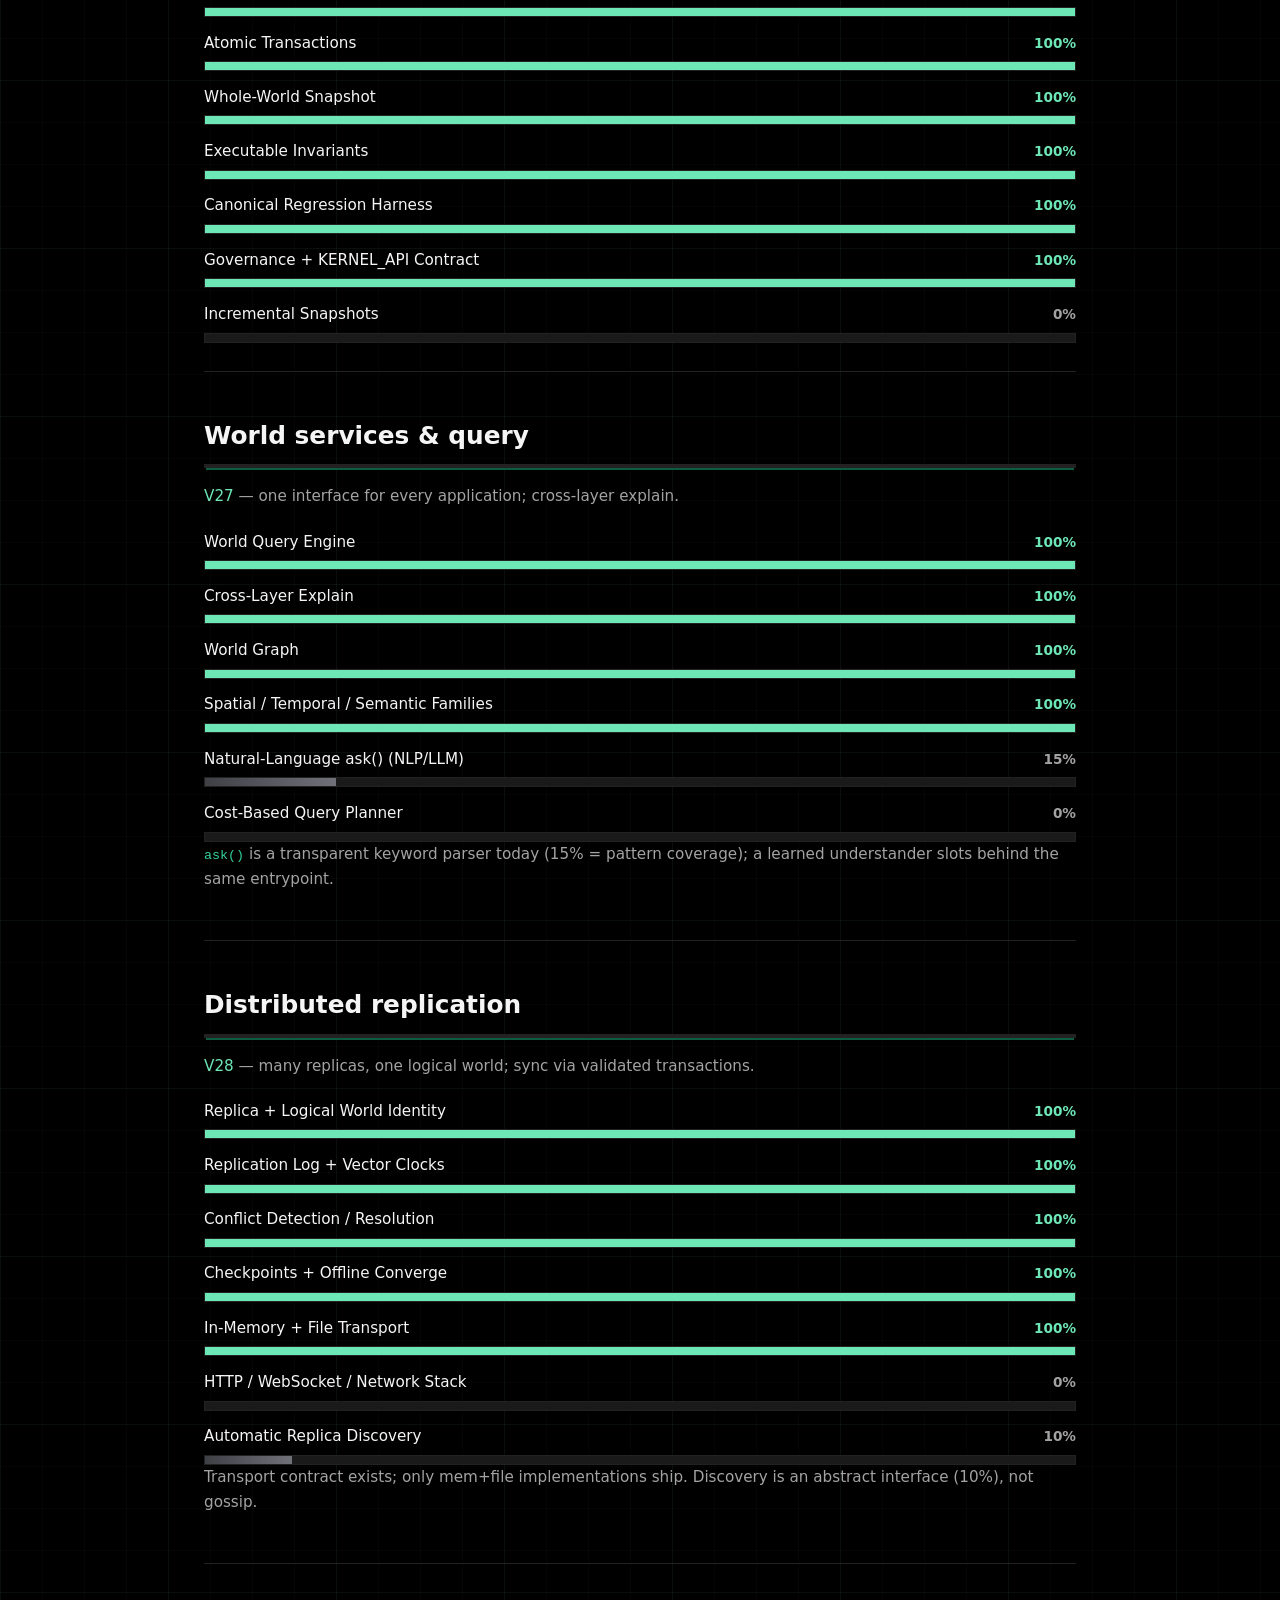
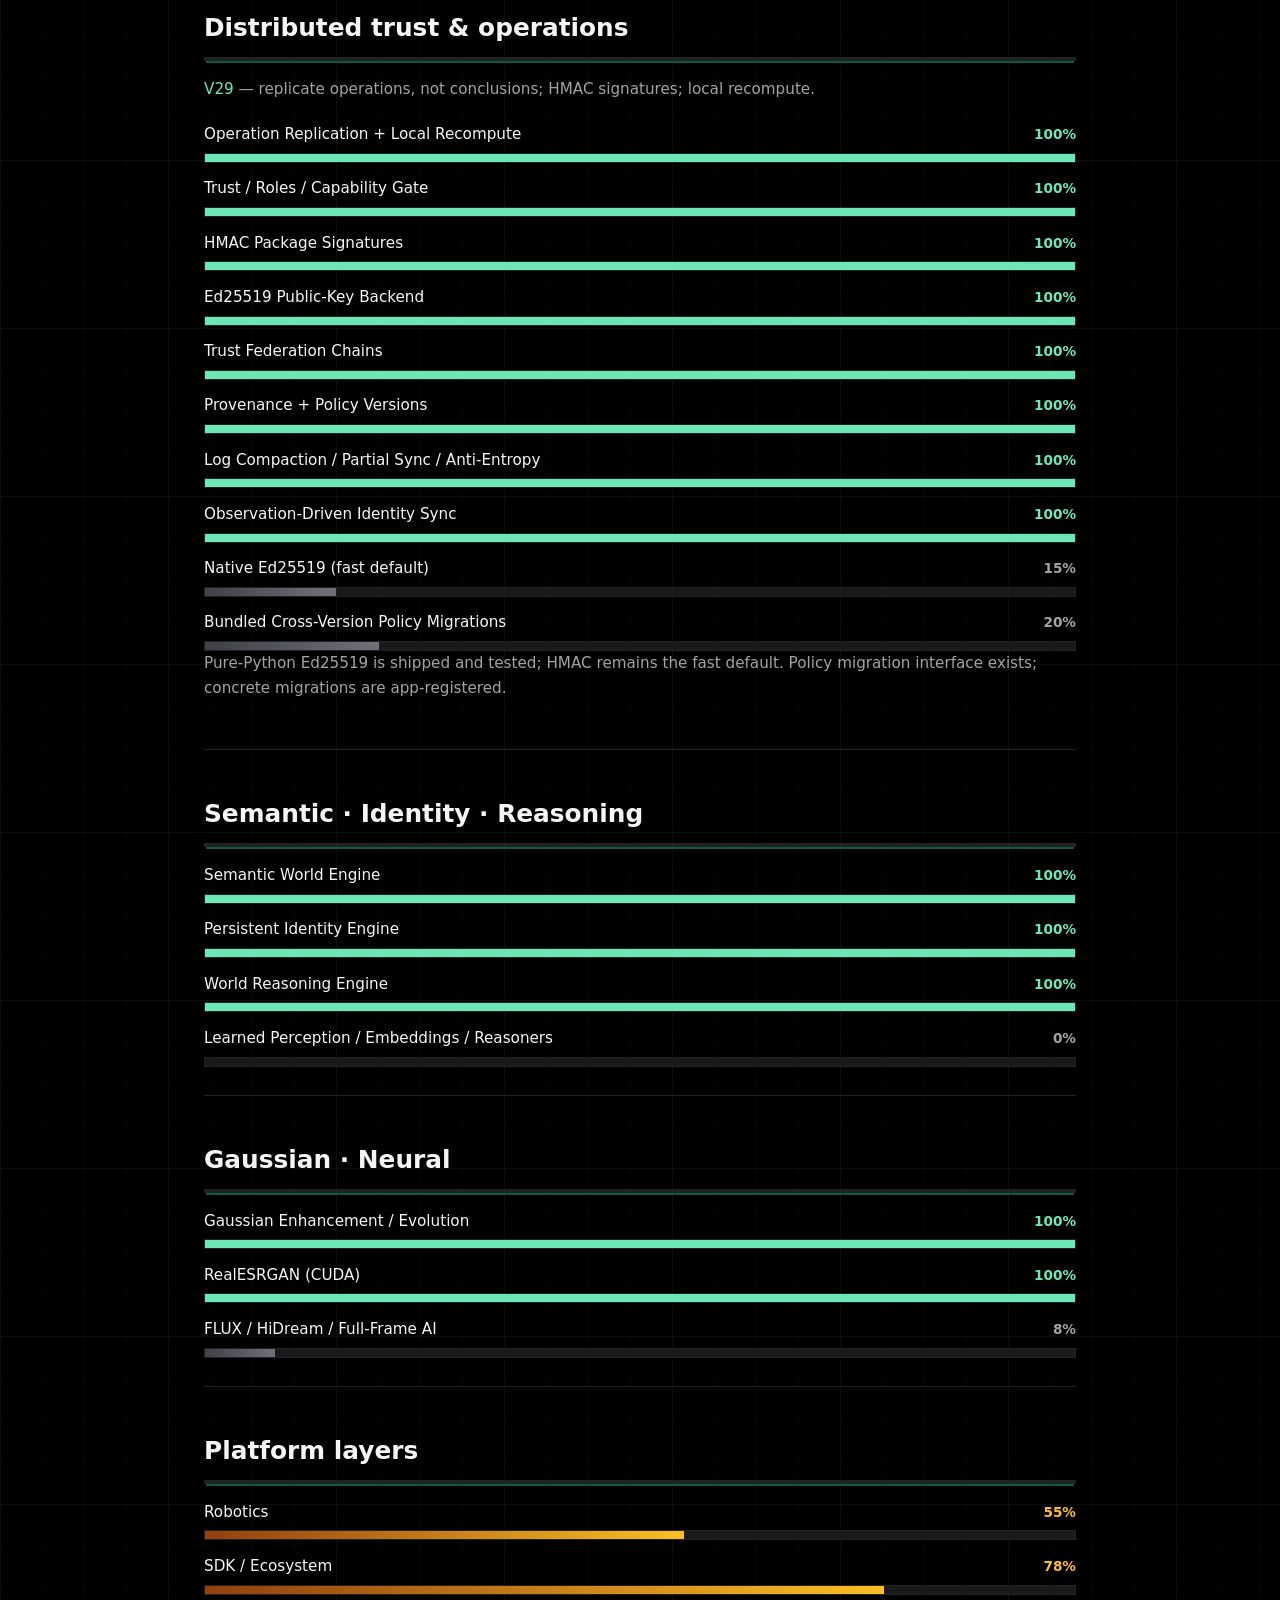
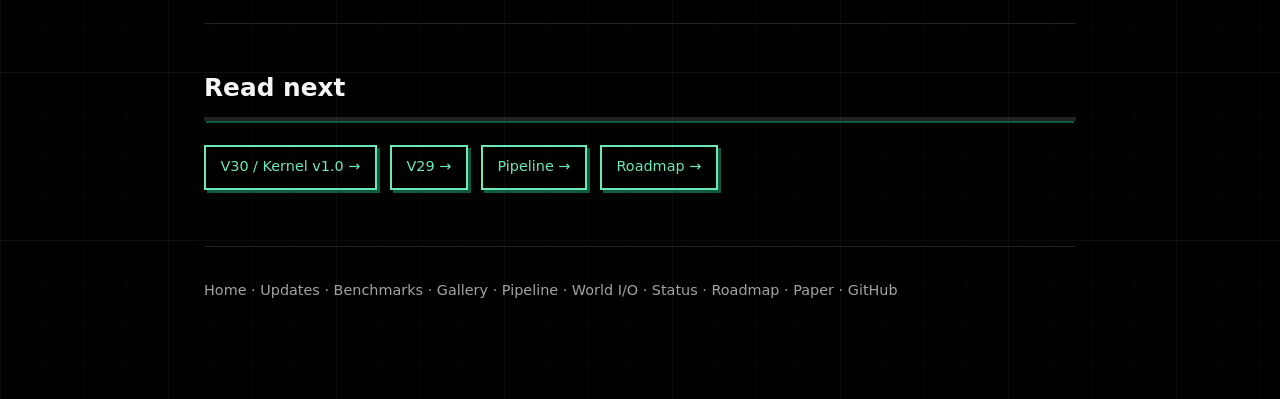
<file: status.html>
<!DOCTYPE html>
<html lang="en">
<head>
  <meta charset="UTF-8">
  <meta name="viewport" content="width=device-width, initial-scale=1.0">
  <title>Architecture Status — Voxel World Model</title>
  <meta name="description" content="Current VWM architecture completion through Kernel v1.0 (V30) — final kernel milestone, platform tracks above.">
  <link rel="stylesheet" href="site.css">
</head>
<body>
  <div class="wrap">
    <header>
      <p class="eyebrow"><a href="index.html">← Voxel World Model</a></p>
      <h1>Architecture Status</h1>
      <p class="lead">Completion against the end-to-end pipeline after Kernel v1.0. The kernel is a stable substrate; twins, learned models, and full-frame AI proceed as independently versioned tracks.</p>
      <nav>
        <a href="#overall">Overall</a>
        <a href="#core">Core</a>
        <a href="#kernel">Kernel</a>
        <a href="#query">Query</a>
        <a href="#replication">Replication</a>
        <a href="#trust">Trust</a>
        <a href="#semantic">Semantic</a>
        <a href="#identity">Identity</a>
        <a href="#reasoning">Reasoning</a>
        <a href="#gaussian">Gaussians</a>
        <a href="#neural">Neural</a>
        <a href="#platform">Platform</a>
        <a href="pipeline.html">Pipeline</a>
        <a href="roadmap.html">Roadmap</a>
        <a href="updates.html#v30">V30</a>
      </nav>
    </header>

    <section id="overall">
      <div class="status-banner">
        <h3>Snapshot — July 2026 (Kernel v1.0)</h3>
        <p>Percentages are engineering judgment of shipped capability vs. the intended production path — not marketing scores. Mapped to the <a href="pipeline.html">end-to-end pipeline</a>.</p>
      </div>

      <h2>Overall</h2>
      <div class="status-summary">
        <div class="status-row">
          <div class="status-label">
            <span class="status-name">Core Engine (V1–V30 / Kernel v1.0)</span>
            <span class="status-pct done">100%</span>
          </div>
          <div class="status-track" role="progressbar" aria-valuenow="100" aria-valuemin="0" aria-valuemax="100"><div class="status-fill done" style="--pct:100%"></div></div>
        </div>
        <div class="status-row">
          <div class="status-label">
            <span class="status-name">Rendering Stack</span>
            <span class="status-pct">93%</span>
          </div>
          <div class="status-track" role="progressbar" aria-valuenow="93" aria-valuemin="0" aria-valuemax="100"><div class="status-fill" style="--pct:93%"></div></div>
        </div>
        <div class="status-row">
          <div class="status-label">
            <span class="status-name">Neural Rendering Vision</span>
            <span class="status-pct">68%</span>
          </div>
          <div class="status-track" role="progressbar" aria-valuenow="68" aria-valuemin="0" aria-valuemax="100"><div class="status-fill" style="--pct:68%"></div></div>
        </div>
        <div class="status-row status-row-hero">
          <div class="status-label">
            <span class="status-name">Overall VWM Vision</span>
            <span class="status-pct">99%</span>
          </div>
          <div class="status-track" role="progressbar" aria-valuenow="99" aria-valuemin="0" aria-valuemax="100"><div class="status-fill" style="--pct:99%"></div></div>
        </div>
      </div>
    </section>

    <section id="core" class="status-section">
      <h2>Core (complete)</h2>
      <div class="status-list">
        <div class="status-row"><div class="status-label"><span class="status-name">Core Runtime</span><span class="status-pct done">100%</span></div><div class="status-track" role="progressbar" aria-valuenow="100" aria-valuemin="0" aria-valuemax="100"><div class="status-fill done" style="--pct:100%"></div></div></div>
        <div class="status-row"><div class="status-label"><span class="status-name">Reactive Event Bus</span><span class="status-pct done">100%</span></div><div class="status-track" role="progressbar" aria-valuenow="100" aria-valuemin="0" aria-valuemax="100"><div class="status-fill done" style="--pct:100%"></div></div></div>
        <div class="status-row"><div class="status-label"><span class="status-name">Reality Capture Pipeline</span><span class="status-pct done">100%</span></div><div class="status-track" role="progressbar" aria-valuenow="100" aria-valuemin="0" aria-valuemax="100"><div class="status-fill done" style="--pct:100%"></div></div></div>
        <div class="status-row"><div class="status-label"><span class="status-name">Adaptive Voxel World</span><span class="status-pct done">100%</span></div><div class="status-track" role="progressbar" aria-valuenow="100" aria-valuemin="0" aria-valuemax="100"><div class="status-fill done" style="--pct:100%"></div></div></div>
        <div class="status-row"><div class="status-label"><span class="status-name">World Simulation</span><span class="status-pct done">100%</span></div><div class="status-track" role="progressbar" aria-valuenow="100" aria-valuemin="0" aria-valuemax="100"><div class="status-fill done" style="--pct:100%"></div></div></div>
        <div class="status-row"><div class="status-label"><span class="status-name">Compiler</span><span class="status-pct done">100%</span></div><div class="status-track" role="progressbar" aria-valuenow="100" aria-valuemin="0" aria-valuemax="100"><div class="status-fill done" style="--pct:100%"></div></div></div>
        <div class="status-row"><div class="status-label"><span class="status-name">Visualization</span><span class="status-pct done">100%</span></div><div class="status-track" role="progressbar" aria-valuenow="100" aria-valuemin="0" aria-valuemax="100"><div class="status-fill done" style="--pct:100%"></div></div></div>
      </div>
    </section>

    <section id="kernel" class="status-section">
      <h2>Integrated world kernel</h2>
      <p class="status-section-lead"><a href="updates.html#v30">V30</a> — Kernel v1.0 declared; <a href="updates.html#v26">V26</a> wired transactions, snapshots, invariants.</p>
      <div class="status-list">
        <div class="status-row"><div class="status-label"><span class="status-name">World Kernel + Reactors</span><span class="status-pct done">100%</span></div><div class="status-track" role="progressbar" aria-valuenow="100" aria-valuemin="0" aria-valuemax="100"><div class="status-fill done" style="--pct:100%"></div></div></div>
        <div class="status-row"><div class="status-label"><span class="status-name">Atomic Transactions</span><span class="status-pct done">100%</span></div><div class="status-track" role="progressbar" aria-valuenow="100" aria-valuemin="0" aria-valuemax="100"><div class="status-fill done" style="--pct:100%"></div></div></div>
        <div class="status-row"><div class="status-label"><span class="status-name">Whole-World Snapshot</span><span class="status-pct done">100%</span></div><div class="status-track" role="progressbar" aria-valuenow="100" aria-valuemin="0" aria-valuemax="100"><div class="status-fill done" style="--pct:100%"></div></div></div>
        <div class="status-row"><div class="status-label"><span class="status-name">Executable Invariants</span><span class="status-pct done">100%</span></div><div class="status-track" role="progressbar" aria-valuenow="100" aria-valuemin="0" aria-valuemax="100"><div class="status-fill done" style="--pct:100%"></div></div></div>
        <div class="status-row"><div class="status-label"><span class="status-name">Canonical Regression Harness</span><span class="status-pct done">100%</span></div><div class="status-track" role="progressbar" aria-valuenow="100" aria-valuemin="0" aria-valuemax="100"><div class="status-fill done" style="--pct:100%"></div></div></div>
        <div class="status-row"><div class="status-label"><span class="status-name">Governance + KERNEL_API Contract</span><span class="status-pct done">100%</span></div><div class="status-track" role="progressbar" aria-valuenow="100" aria-valuemin="0" aria-valuemax="100"><div class="status-fill done" style="--pct:100%"></div></div></div>
        <div class="status-row"><div class="status-label"><span class="status-name">Incremental Snapshots</span><span class="status-pct zero">0%</span></div><div class="status-track" role="progressbar" aria-valuenow="0" aria-valuemin="0" aria-valuemax="100"><div class="status-fill" style="--pct:0%"></div></div></div>
      </div>
    </section>

    <section id="query" class="status-section">
      <h2>World services &amp; query</h2>
      <p class="status-section-lead"><a href="updates.html#v27">V27</a> — one interface for every application; cross-layer explain.</p>
      <div class="status-list">
        <div class="status-row"><div class="status-label"><span class="status-name">World Query Engine</span><span class="status-pct done">100%</span></div><div class="status-track" role="progressbar" aria-valuenow="100" aria-valuemin="0" aria-valuemax="100"><div class="status-fill done" style="--pct:100%"></div></div></div>
        <div class="status-row"><div class="status-label"><span class="status-name">Cross-Layer Explain</span><span class="status-pct done">100%</span></div><div class="status-track" role="progressbar" aria-valuenow="100" aria-valuemin="0" aria-valuemax="100"><div class="status-fill done" style="--pct:100%"></div></div></div>
        <div class="status-row"><div class="status-label"><span class="status-name">World Graph</span><span class="status-pct done">100%</span></div><div class="status-track" role="progressbar" aria-valuenow="100" aria-valuemin="0" aria-valuemax="100"><div class="status-fill done" style="--pct:100%"></div></div></div>
        <div class="status-row"><div class="status-label"><span class="status-name">Spatial / Temporal / Semantic Families</span><span class="status-pct done">100%</span></div><div class="status-track" role="progressbar" aria-valuenow="100" aria-valuemin="0" aria-valuemax="100"><div class="status-fill done" style="--pct:100%"></div></div></div>
        <div class="status-row"><div class="status-label"><span class="status-name">Natural-Language ask() (NLP/LLM)</span><span class="status-pct low">15%</span></div><div class="status-track" role="progressbar" aria-valuenow="15" aria-valuemin="0" aria-valuemax="100"><div class="status-fill low" style="--pct:15%"></div></div></div>
        <div class="status-row"><div class="status-label"><span class="status-name">Cost-Based Query Planner</span><span class="status-pct zero">0%</span></div><div class="status-track" role="progressbar" aria-valuenow="0" aria-valuemin="0" aria-valuemax="100"><div class="status-fill" style="--pct:0%"></div></div></div>
      </div>
      <p class="status-note"><code>ask()</code> is a transparent keyword parser today (15% = pattern coverage); a learned understander slots behind the same entrypoint.</p>
    </section>

    <section id="replication" class="status-section">
      <h2>Distributed replication</h2>
      <p class="status-section-lead"><a href="updates.html#v28">V28</a> — many replicas, one logical world; sync via validated transactions.</p>
      <div class="status-list">
        <div class="status-row"><div class="status-label"><span class="status-name">Replica + Logical World Identity</span><span class="status-pct done">100%</span></div><div class="status-track" role="progressbar" aria-valuenow="100" aria-valuemin="0" aria-valuemax="100"><div class="status-fill done" style="--pct:100%"></div></div></div>
        <div class="status-row"><div class="status-label"><span class="status-name">Replication Log + Vector Clocks</span><span class="status-pct done">100%</span></div><div class="status-track" role="progressbar" aria-valuenow="100" aria-valuemin="0" aria-valuemax="100"><div class="status-fill done" style="--pct:100%"></div></div></div>
        <div class="status-row"><div class="status-label"><span class="status-name">Conflict Detection / Resolution</span><span class="status-pct done">100%</span></div><div class="status-track" role="progressbar" aria-valuenow="100" aria-valuemin="0" aria-valuemax="100"><div class="status-fill done" style="--pct:100%"></div></div></div>
        <div class="status-row"><div class="status-label"><span class="status-name">Checkpoints + Offline Converge</span><span class="status-pct done">100%</span></div><div class="status-track" role="progressbar" aria-valuenow="100" aria-valuemin="0" aria-valuemax="100"><div class="status-fill done" style="--pct:100%"></div></div></div>
        <div class="status-row"><div class="status-label"><span class="status-name">In-Memory + File Transport</span><span class="status-pct done">100%</span></div><div class="status-track" role="progressbar" aria-valuenow="100" aria-valuemin="0" aria-valuemax="100"><div class="status-fill done" style="--pct:100%"></div></div></div>
        <div class="status-row"><div class="status-label"><span class="status-name">HTTP / WebSocket / Network Stack</span><span class="status-pct zero">0%</span></div><div class="status-track" role="progressbar" aria-valuenow="0" aria-valuemin="0" aria-valuemax="100"><div class="status-fill" style="--pct:0%"></div></div></div>
        <div class="status-row"><div class="status-label"><span class="status-name">Automatic Replica Discovery</span><span class="status-pct low">10%</span></div><div class="status-track" role="progressbar" aria-valuenow="10" aria-valuemin="0" aria-valuemax="100"><div class="status-fill low" style="--pct:10%"></div></div></div>
      </div>
      <p class="status-note">Transport contract exists; only mem+file implementations ship. Discovery is an abstract interface (10%), not gossip.</p>
    </section>

    <section id="trust" class="status-section">
      <h2>Distributed trust &amp; operations</h2>
      <p class="status-section-lead"><a href="updates.html#v29">V29</a> — replicate operations, not conclusions; HMAC signatures; local recompute.</p>
      <div class="status-list">
        <div class="status-row"><div class="status-label"><span class="status-name">Operation Replication + Local Recompute</span><span class="status-pct done">100%</span></div><div class="status-track" role="progressbar" aria-valuenow="100" aria-valuemin="0" aria-valuemax="100"><div class="status-fill done" style="--pct:100%"></div></div></div>
        <div class="status-row"><div class="status-label"><span class="status-name">Trust / Roles / Capability Gate</span><span class="status-pct done">100%</span></div><div class="status-track" role="progressbar" aria-valuenow="100" aria-valuemin="0" aria-valuemax="100"><div class="status-fill done" style="--pct:100%"></div></div></div>
        <div class="status-row"><div class="status-label"><span class="status-name">HMAC Package Signatures</span><span class="status-pct done">100%</span></div><div class="status-track" role="progressbar" aria-valuenow="100" aria-valuemin="0" aria-valuemax="100"><div class="status-fill done" style="--pct:100%"></div></div></div>
        <div class="status-row"><div class="status-label"><span class="status-name">Ed25519 Public-Key Backend</span><span class="status-pct done">100%</span></div><div class="status-track" role="progressbar" aria-valuenow="100" aria-valuemin="0" aria-valuemax="100"><div class="status-fill done" style="--pct:100%"></div></div></div>
        <div class="status-row"><div class="status-label"><span class="status-name">Trust Federation Chains</span><span class="status-pct done">100%</span></div><div class="status-track" role="progressbar" aria-valuenow="100" aria-valuemin="0" aria-valuemax="100"><div class="status-fill done" style="--pct:100%"></div></div></div>
        <div class="status-row"><div class="status-label"><span class="status-name">Provenance + Policy Versions</span><span class="status-pct done">100%</span></div><div class="status-track" role="progressbar" aria-valuenow="100" aria-valuemin="0" aria-valuemax="100"><div class="status-fill done" style="--pct:100%"></div></div></div>
        <div class="status-row"><div class="status-label"><span class="status-name">Log Compaction / Partial Sync / Anti-Entropy</span><span class="status-pct done">100%</span></div><div class="status-track" role="progressbar" aria-valuenow="100" aria-valuemin="0" aria-valuemax="100"><div class="status-fill done" style="--pct:100%"></div></div></div>
        <div class="status-row"><div class="status-label"><span class="status-name">Observation-Driven Identity Sync</span><span class="status-pct done">100%</span></div><div class="status-track" role="progressbar" aria-valuenow="100" aria-valuemin="0" aria-valuemax="100"><div class="status-fill done" style="--pct:100%"></div></div></div>
        <div class="status-row"><div class="status-label"><span class="status-name">Native Ed25519 (fast default)</span><span class="status-pct low">15%</span></div><div class="status-track" role="progressbar" aria-valuenow="15" aria-valuemin="0" aria-valuemax="100"><div class="status-fill low" style="--pct:15%"></div></div></div>
        <div class="status-row"><div class="status-label"><span class="status-name">Bundled Cross-Version Policy Migrations</span><span class="status-pct low">20%</span></div><div class="status-track" role="progressbar" aria-valuenow="20" aria-valuemin="0" aria-valuemax="100"><div class="status-fill low" style="--pct:20%"></div></div></div>
      </div>
      <p class="status-note">Pure-Python Ed25519 is shipped and tested; HMAC remains the fast default. Policy migration interface exists; concrete migrations are app-registered.</p>
    </section>

    <section id="semantic" class="status-section">
      <h2>Semantic · Identity · Reasoning</h2>
      <div class="status-list">
        <div class="status-row"><div class="status-label"><span class="status-name">Semantic World Engine</span><span class="status-pct done">100%</span></div><div class="status-track" role="progressbar" aria-valuenow="100" aria-valuemin="0" aria-valuemax="100"><div class="status-fill done" style="--pct:100%"></div></div></div>
        <div class="status-row"><div class="status-label"><span class="status-name">Persistent Identity Engine</span><span class="status-pct done">100%</span></div><div class="status-track" role="progressbar" aria-valuenow="100" aria-valuemin="0" aria-valuemax="100"><div class="status-fill done" style="--pct:100%"></div></div></div>
        <div class="status-row"><div class="status-label"><span class="status-name">World Reasoning Engine</span><span class="status-pct done">100%</span></div><div class="status-track" role="progressbar" aria-valuenow="100" aria-valuemin="0" aria-valuemax="100"><div class="status-fill done" style="--pct:100%"></div></div></div>
        <div class="status-row"><div class="status-label"><span class="status-name">Learned Perception / Embeddings / Reasoners</span><span class="status-pct zero">0%</span></div><div class="status-track" role="progressbar" aria-valuenow="0" aria-valuemin="0" aria-valuemax="100"><div class="status-fill" style="--pct:0%"></div></div></div>
      </div>
    </section>

    <section id="gaussian" class="status-section">
      <h2>Gaussian · Neural</h2>
      <div class="status-list">
        <div class="status-row"><div class="status-label"><span class="status-name">Gaussian Enhancement / Evolution</span><span class="status-pct done">100%</span></div><div class="status-track" role="progressbar" aria-valuenow="100" aria-valuemin="0" aria-valuemax="100"><div class="status-fill done" style="--pct:100%"></div></div></div>
        <div class="status-row"><div class="status-label"><span class="status-name">RealESRGAN (CUDA)</span><span class="status-pct done">100%</span></div><div class="status-track" role="progressbar" aria-valuenow="100" aria-valuemin="0" aria-valuemax="100"><div class="status-fill done" style="--pct:100%"></div></div></div>
        <div class="status-row"><div class="status-label"><span class="status-name">FLUX / HiDream / Full-Frame AI</span><span class="status-pct low">8%</span></div><div class="status-track" role="progressbar" aria-valuenow="8" aria-valuemin="0" aria-valuemax="100"><div class="status-fill low" style="--pct:8%"></div></div></div>
      </div>
    </section>

    <section id="platform" class="status-section">
      <h2>Platform layers</h2>
      <div class="status-list">
        <div class="status-row"><div class="status-label"><span class="status-name">Robotics</span><span class="status-pct mid">55%</span></div><div class="status-track" role="progressbar" aria-valuenow="55" aria-valuemin="0" aria-valuemax="100"><div class="status-fill mid" style="--pct:55%"></div></div></div>
        <div class="status-row"><div class="status-label"><span class="status-name">SDK / Ecosystem</span><span class="status-pct mid">78%</span></div><div class="status-track" role="progressbar" aria-valuenow="78" aria-valuemin="0" aria-valuemax="100"><div class="status-fill mid" style="--pct:78%"></div></div></div>
      </div>
    </section>

    <section>
      <h2>Read next</h2>
      <p>
        <a class="cta-link" href="updates.html#v30">V30 / Kernel v1.0 →</a>
        <a class="cta-link" href="updates.html#v29" style="margin-left: 0.5rem">V29 →</a>
        <a class="cta-link" href="pipeline.html" style="margin-left: 0.5rem">Pipeline →</a>
        <a class="cta-link" href="roadmap.html" style="margin-left: 0.5rem">Roadmap →</a>
      </p>
    </section>

    <footer>
      <p><a href="index.html">Home</a> · <a href="updates.html">Updates</a> · <a href="benchmarks.html">Benchmarks</a> · <a href="gallery.html">Gallery</a> · <a href="pipeline.html">Pipeline</a> · <a href="io.html">World I/O</a> · <a href="status.html">Status</a> · <a href="roadmap.html">Roadmap</a> · <a href="paper.html">Paper</a> · <a href="https://github.com/voxelworldmodel">GitHub</a></p>
    </footer>
  </div>
<script defer src="site.js"></script>
</body>
</html>
</file>
<file: site.css>
:root {
  --bg: #000;
  --bg-elevated: #0a0a0a;
  --bg-card: #111;
  --border: #222;
  --text: #f5f5f5;
  --text-muted: #a3a3a3;
  --accent: #6ee7b7;
  --accent-dim: #34d399;
  --accent-dark: #0d5c40;
  --warn: #fbbf24;
  --max-width: 920px;
  --radius: 0;
  --voxel-step: 4px;
  --voxel-face: #121212;
  --voxel-shadow: #1a1a1a;
  --voxel-shadow-deep: #0a0a0a;
  --voxel-edge: #2a2a2a;
}

* {
  margin: 0;
  padding: 0;
  box-sizing: border-box;
}

html {
  scroll-behavior: smooth;
}

body {
  background-color: var(--bg);
  /* subtle voxel-grid backdrop */
  background-image:
    linear-gradient(rgba(110, 231, 183, 0.045) 1px, transparent 1px),
    linear-gradient(90deg, rgba(110, 231, 183, 0.045) 1px, transparent 1px),
    linear-gradient(rgba(255, 255, 255, 0.018) 1px, transparent 1px),
    linear-gradient(90deg, rgba(255, 255, 255, 0.018) 1px, transparent 1px);
  background-size: 168px 168px, 168px 168px, 42px 42px, 42px 42px;
  color: var(--text);
  font-family: system-ui, -apple-system, BlinkMacSystemFont, "Segoe UI", sans-serif;
  line-height: 1.65;
  font-size: 1.05rem;
}

a {
  color: var(--accent);
  text-decoration: none;
}

a:hover {
  text-decoration: underline;
}

.wrap {
  max-width: var(--max-width);
  margin: 0 auto;
  padding: 0 1.5rem 5rem;
}

header {
  padding: 3.5rem 0 2.5rem;
  border-bottom: 1px solid var(--border);
  margin-bottom: 2.5rem;
}

header.home {
  padding-top: 1.25rem;
}

/* Sticky glossy header bar, shown once the page header scrolls out of view */
.sticky-bar {
  position: fixed;
  top: 0;
  left: 0;
  right: 0;
  z-index: 100;
  transform: translateY(-100%);
  transition: transform 0.25s ease;
  background: rgba(0, 0, 0, 0.55);
  -webkit-backdrop-filter: blur(14px) saturate(1.4);
  backdrop-filter: blur(14px) saturate(1.4);
  border-bottom: 1px solid rgba(255, 255, 255, 0.08);
  box-shadow: 0 8px 24px rgba(0, 0, 0, 0.35);
}

.sticky-bar.visible {
  transform: translateY(0);
}

.sticky-bar-inner {
  max-width: var(--max-width);
  margin: 0 auto;
  padding: 0.55rem 1.5rem;
  display: flex;
  align-items: center;
  gap: 1.25rem;
}

.sticky-title {
  font-weight: 700;
  font-size: 0.95rem;
  color: var(--text);
  text-decoration: none;
  white-space: nowrap;
  overflow: hidden;
  text-overflow: ellipsis;
  max-width: 16rem;
  flex-shrink: 0;
}

.sticky-title:hover {
  text-decoration: none;
  color: var(--accent);
}

.sticky-bar nav {
  margin-top: 0;
  flex-wrap: nowrap;
  overflow-x: auto;
  white-space: nowrap;
  font-size: 0.85rem;
  scrollbar-width: none;
}

.sticky-bar nav::-webkit-scrollbar {
  display: none;
}

.eyebrow {
  font-size: 0.85rem;
  letter-spacing: 0.12em;
  text-transform: uppercase;
  color: var(--accent);
  margin-bottom: 0.75rem;
}

h1 {
  font-size: clamp(2rem, 5vw, 2.75rem);
  font-weight: 700;
  line-height: 1.35;
  margin-bottom: 1rem;
  display: flex;
  flex-wrap: wrap;
  align-items: center;
  gap: 0.35em 0.45em;
}

h1 .title-voxel-blocks {
  display: inline-flex;
  align-items: flex-end;
  gap: 0.14em;
  padding-top: 0.05em;
  padding-right: 0.05em;
}

h1 .title-voxel-blocks .vletter {
  display: grid;
  grid-template-rows: repeat(5, 0.125em);
  grid-auto-columns: 0.125em;
  gap: 0.03em;
}

h1 .title-voxel-blocks b {
  display: block;
  position: relative;
  width: 0.125em;
  height: 0.125em;
  background: #3b82f6;
}

h1 .title-voxel-blocks b::before {
  content: "";
  position: absolute;
  top: -0.04em;
  left: 0.02em;
  width: 100%;
  height: 0.04em;
  background: #93c5fd;
  transform: skewX(-45deg);
}

h1 .title-voxel-blocks b::after {
  content: "";
  position: absolute;
  top: -0.02em;
  right: -0.04em;
  width: 0.04em;
  height: 100%;
  background: #1e3a8a;
  transform: skewY(-45deg);
}

h1 .title-rainbow {
  background: linear-gradient(
    90deg,
    #ff6b6b 0%,
    #feca57 16%,
    #48dbfb 33%,
    #1dd1a1 50%,
    #a29bfe 66%,
    #fd79a8 83%,
    #ff6b6b 100%
  );
  background-size: 400% 100%;
  -webkit-background-clip: text;
  background-clip: text;
  color: transparent;
  font-weight: 700;
  animation: rainbow-flow 7s linear infinite;
}

@keyframes rainbow-flow {
  0% { background-position: 0% 50%; }
  100% { background-position: 400% 50%; }
}

.lead {
  font-size: 1.2rem;
  color: var(--text-muted);
  max-width: 52ch;
}

nav {
  display: flex;
  flex-wrap: wrap;
  gap: 0.5rem 1rem;
  margin-top: 1.75rem;
  font-size: 0.9rem;
}

nav a {
  color: var(--text-muted);
}

nav a:hover {
  color: var(--text);
}

section {
  margin-bottom: 3.5rem;
}

h2 {
  font-size: 1.55rem;
  font-weight: 600;
  margin-bottom: 1rem;
  padding-bottom: 0.5rem;
  border-bottom: 4px solid var(--border);
  box-shadow: 0 4px 0 -2px var(--accent-dark);
}

h3 {
  font-size: 1.1rem;
  font-weight: 600;
  margin: 1.75rem 0 0.75rem;
  color: var(--accent-dim);
}

p {
  margin-bottom: 1rem;
  color: var(--text-muted);
}

p strong,
li strong {
  color: var(--text);
  font-weight: 600;
}

ul {
  margin: 0 0 1rem 1.25rem;
  color: var(--text-muted);
}

li {
  margin-bottom: 0.35rem;
}

.highlight,
.status-banner,
.card,
.diagram,
.meta-block,
.stat {
  border-radius: 0;
  position: relative;
}

.highlight {
  background: var(--voxel-face);
  border: 2px solid var(--accent);
  padding: 1.25rem 1.5rem 1.25rem 1.75rem;
  margin: 1.25rem var(--voxel-step) 1.75rem 0;
  box-shadow:
    var(--voxel-step) var(--voxel-step) 0 0 var(--voxel-shadow-deep),
    calc(var(--voxel-step) * 2) calc(var(--voxel-step) * 2) 0 0 var(--accent-dark);
}

.highlight::before {
  content: "";
  position: absolute;
  left: 0;
  top: 0;
  bottom: 0;
  width: 10px;
  background: repeating-linear-gradient(
    180deg,
    var(--accent) 0,
    var(--accent) 10px,
    var(--accent-dim) 10px,
    var(--accent-dim) 20px
  );
}

.highlight::after {
  content: "";
  position: absolute;
  top: calc(var(--voxel-step) * -1.5);
  right: calc(var(--voxel-step) * -1.5);
  width: var(--voxel-step);
  height: var(--voxel-step);
  background: var(--accent);
  box-shadow:
    calc(var(--voxel-step) * -1) 0 0 var(--accent-dim),
    0 var(--voxel-step) 0 var(--accent-dim),
    calc(var(--voxel-step) * -1) var(--voxel-step) 0 var(--accent-dark),
    calc(var(--voxel-step) * -2) var(--voxel-step) 0 var(--accent-dark),
    calc(var(--voxel-step) * -1) calc(var(--voxel-step) * 2) 0 var(--accent-dark);
}

.highlight p:last-child {
  margin-bottom: 0;
}

.diagram {
  background: var(--bg-elevated);
  border: 2px solid var(--voxel-edge);
  padding: 1.25rem 1.5rem;
  margin: 1.25rem var(--voxel-step) 1.75rem 0;
  box-shadow:
    var(--voxel-step) var(--voxel-step) 0 0 var(--voxel-shadow-deep),
    calc(var(--voxel-step) * 2) calc(var(--voxel-step) * 2) 0 0 var(--voxel-shadow);
  overflow-x: auto;
  font-family: ui-monospace, "Cascadia Code", "SF Mono", Menlo, monospace;
  font-size: 0.82rem;
  line-height: 1.45;
  color: #d4d4d4;
  white-space: pre;
}

.pill-grid {
  display: flex;
  flex-wrap: wrap;
  gap: 0.45rem;
  margin: 1rem 0;
}

.pill {
  background: var(--voxel-face);
  border: 2px solid var(--voxel-edge);
  border-radius: 0;
  padding: 0.35rem 0.7rem;
  font-size: 0.82rem;
  color: var(--text-muted);
  box-shadow: 2px 2px 0 0 var(--voxel-shadow-deep);
}

.card-grid {
  display: grid;
  grid-template-columns: repeat(auto-fit, minmax(200px, 1fr));
  gap: 1rem;
  margin: 1.25rem 0;
}

.card {
  background: var(--voxel-face);
  border: 2px solid var(--voxel-edge);
  padding: 1.1rem 1.25rem;
  box-shadow:
    var(--voxel-step) var(--voxel-step) 0 0 var(--voxel-shadow-deep),
    calc(var(--voxel-step) * 2) calc(var(--voxel-step) * 2) 0 0 var(--voxel-shadow);
}

.card::after {
  content: "";
  position: absolute;
  top: 6px;
  right: 6px;
  width: 6px;
  height: 6px;
  background: var(--accent-dim);
  opacity: 0.45;
}

.card h4 {
  font-size: 0.95rem;
  margin-bottom: 0.5rem;
  color: var(--text);
}

.card p {
  font-size: 0.9rem;
  margin: 0;
}

.meta-block {
  background: var(--bg-elevated);
  border: 2px solid var(--accent-dim);
  padding: 1rem 1.25rem;
  margin-right: var(--voxel-step);
  margin-bottom: calc(var(--voxel-step) * 1.5);
  box-shadow:
    var(--voxel-step) var(--voxel-step) 0 0 var(--accent-dark),
    calc(var(--voxel-step) * 2) calc(var(--voxel-step) * 2) 0 0 var(--voxel-shadow-deep);
  font-family: ui-monospace, "Cascadia Code", "SF Mono", Menlo, monospace;
  font-size: 0.85rem;
  line-height: 1.5;
  color: #d4d4d4;
  margin: 1rem 0;
}

.meta-block .label {
  color: var(--accent);
}

.status-banner {
  background: #0d1a14;
  border: 2px solid var(--accent);
  padding: 1.5rem 1.5rem 1.5rem 1.75rem;
  margin: 0 var(--voxel-step) 1.75rem 0;
  box-shadow:
    var(--voxel-step) var(--voxel-step) 0 0 #06100c,
    calc(var(--voxel-step) * 2) calc(var(--voxel-step) * 2) 0 0 var(--accent-dark),
    calc(var(--voxel-step) * 3) calc(var(--voxel-step) * 3) 0 0 #041008;
}

.status-banner::before {
  content: "";
  position: absolute;
  left: 0;
  top: 0;
  bottom: 0;
  width: 10px;
  background: repeating-linear-gradient(
    180deg,
    var(--accent) 0,
    var(--accent) 8px,
    transparent 8px,
    transparent 12px
  );
}

.status-banner h3 {
  margin-top: 0;
  color: var(--accent);
}

.stats-grid {
  display: grid;
  grid-template-columns: repeat(auto-fit, minmax(140px, 1fr));
  gap: 0.75rem;
  margin: 1.25rem 0;
}

.stat {
  background: var(--voxel-face);
  border: 2px solid var(--voxel-edge);
  padding: 0.9rem 1rem;
  text-align: center;
  box-shadow:
    3px 3px 0 0 var(--voxel-shadow-deep),
    3px 3px 0 2px var(--accent-dark);
}

.stat .value {
  display: block;
  font-size: 1.35rem;
  font-weight: 700;
  color: var(--accent);
  line-height: 1.2;
}

.stat .label {
  display: block;
  font-size: 0.75rem;
  color: var(--text-muted);
  margin-top: 0.25rem;
  line-height: 1.3;
}

table {
  width: 100%;
  border-collapse: collapse;
  margin: 1.25rem 0;
  font-size: 0.92rem;
}

th, td {
  text-align: left;
  padding: 0.7rem 0.85rem;
  border-bottom: 1px solid var(--border);
  vertical-align: top;
}

th {
  color: var(--text-muted);
  font-weight: 500;
  font-size: 0.8rem;
  text-transform: uppercase;
  letter-spacing: 0.05em;
}

td {
  color: var(--text-muted);
}

td:first-child {
  color: var(--text);
  font-weight: 500;
  width: 42%;
}

.ok { color: var(--accent); }
.pending { color: var(--warn); }
.bad { color: var(--warn); }

.figure-pixel img {
  image-rendering: pixelated;
}

.footnote {
  font-size: 0.88rem;
  color: #737373;
  margin-top: 1rem;
}

.figure {
  margin: 1.5rem var(--voxel-step) 2rem 0;
  border: 2px solid var(--voxel-edge);
  background: var(--voxel-face);
  box-shadow:
    var(--voxel-step) var(--voxel-step) 0 0 var(--voxel-shadow-deep),
    calc(var(--voxel-step) * 2) calc(var(--voxel-step) * 2) 0 0 var(--voxel-shadow);
}

.figure img,
.figure video {
  display: block;
  width: 100%;
  height: auto;
}

.figure figcaption {
  padding: 0.85rem 1rem;
  font-size: 0.9rem;
  color: var(--text-muted);
  border-top: 2px solid var(--voxel-edge);
  line-height: 1.5;
}

.figure figcaption strong {
  color: var(--text);
}

.figure-accent {
  border-color: var(--accent-dim);
  box-shadow:
    var(--voxel-step) var(--voxel-step) 0 0 var(--accent-dark),
    calc(var(--voxel-step) * 2) calc(var(--voxel-step) * 2) 0 0 var(--voxel-shadow-deep);
}

.figure-tall {
  max-width: 420px;
}

.figure-row {
  display: grid;
  grid-template-columns: repeat(auto-fit, minmax(180px, 1fr));
  gap: 1.25rem;
  margin: 1.5rem var(--voxel-step) 2rem 0;
}

.gallery-grid {
  display: grid;
  grid-template-columns: repeat(auto-fill, minmax(300px, 1fr));
  gap: 1.5rem;
  margin: 1.5rem var(--voxel-step) 2rem 0;
}

.gallery-grid .figure {
  margin: 0;
}

.pipeline-stage {
  margin-bottom: 2.5rem;
  padding-bottom: 1.5rem;
  border-bottom: 1px solid var(--border);
}

.pipeline-stage-accent {
  border: 2px solid var(--accent);
  padding: 1.25rem 1.5rem 1.5rem;
  background: var(--voxel-face);
  box-shadow:
    var(--voxel-step) var(--voxel-step) 0 0 var(--voxel-shadow-deep),
    calc(var(--voxel-step) * 2) calc(var(--voxel-step) * 2) 0 0 var(--voxel-shadow);
  border-bottom: 2px solid var(--accent);
}

/* Architecture status page */
.status-section {
  margin-bottom: 2.75rem;
  padding-bottom: 1.75rem;
  border-bottom: 1px solid var(--border);
}

.status-section-gap {
  border-left: 3px solid var(--warn);
  padding-left: 1.25rem;
}

.status-section-lead,
.status-note {
  color: var(--text-muted);
  font-size: 0.95rem;
  margin-bottom: 1.25rem;
}

.status-summary,
.status-list {
  display: flex;
  flex-direction: column;
  gap: 0.85rem;
}

.status-row {
  display: flex;
  flex-direction: column;
  gap: 0.35rem;
}

.status-row-hero .status-name {
  font-size: 1.1rem;
  font-weight: 600;
}

.status-row-hero .status-track {
  height: 14px;
}

.status-label {
  display: flex;
  justify-content: space-between;
  align-items: baseline;
  gap: 1rem;
}

.status-name {
  color: var(--text);
  font-size: 0.95rem;
}

.status-pct {
  font-variant-numeric: tabular-nums;
  font-size: 0.85rem;
  color: var(--accent);
  font-weight: 600;
  flex-shrink: 0;
}

.status-pct.done {
  color: var(--accent);
}

.status-pct.mid {
  color: var(--warn);
}

.status-pct.low,
.status-pct.zero {
  color: var(--text-muted);
}

.status-track {
  height: 10px;
  background: #1a1a1a;
  border: 1px solid var(--border);
  overflow: hidden;
}

.status-fill {
  height: 100%;
  width: var(--pct, 0%);
  background: linear-gradient(90deg, var(--accent-dark), var(--accent));
  transition: width 0.4s ease;
}

.status-fill.done {
  background: var(--accent);
}

.status-fill.mid {
  background: linear-gradient(90deg, #92400e, var(--warn));
}

.status-fill.low {
  background: linear-gradient(90deg, #3f3f46, #71717a);
}

footer {
  border-top: 1px solid var(--border);
  padding-top: 2rem;
  color: var(--text-muted);
  font-size: 0.9rem;
}

footer a {
  color: var(--text-muted);
}

footer a:hover {
  color: var(--accent);
}

@media (max-width: 600px) {
  .wrap {
    padding: 0 1rem 4rem;
  }

  header {
    padding-top: 2.5rem;
  }

  table, thead, tbody, th, td, tr {
    display: block;
  }

  thead {
    display: none;
  }

  tr {
    margin-bottom: 1rem;
    border: 2px solid var(--border);
    border-radius: 0;
    padding: 0.5rem 0;
    box-shadow: 3px 3px 0 0 var(--voxel-shadow-deep);
  }

  td {
    border: none;
    padding: 0.4rem 0.85rem;
  }

  td:first-child {
    width: auto;
    padding-bottom: 0.15rem;
  }

  td::before {
    content: attr(data-label);
    display: block;
    font-size: 0.72rem;
    text-transform: uppercase;
    letter-spacing: 0.05em;
    color: #737373;
    margin-bottom: 0.15rem;
  }
}

code {
  font-family: ui-monospace, "Cascadia Code", "SF Mono", Menlo, monospace;
  font-size: 0.88em;
  color: var(--accent-dim);
}

.update {
  margin-bottom: 4rem;
  padding-bottom: 3rem;
  border-bottom: 2px solid var(--border);
}

.update:last-of-type {
  border-bottom: none;
}

.update > h2 {
  font-size: 1.35rem;
  margin-top: 0.5rem;
}

.update-meta {
  display: flex;
  flex-wrap: wrap;
  align-items: center;
  gap: 0.75rem;
  margin-bottom: 0.5rem;
}

.update-meta time {
  font-size: 0.85rem;
  color: var(--text-muted);
  font-family: ui-monospace, "Cascadia Code", "SF Mono", Menlo, monospace;
}

.badge {
  font-size: 0.72rem;
  letter-spacing: 0.08em;
  text-transform: uppercase;
  padding: 0.2rem 0.55rem;
  border: 2px solid var(--voxel-edge);
  color: var(--text-muted);
  box-shadow: 2px 2px 0 0 var(--voxel-shadow-deep);
}

.badge-ok {
  color: var(--accent);
  border-color: var(--accent-dark);
}

.badge-partial {
  color: var(--warn);
  border-color: #92400e;
}

.badge-default {
  color: #93c5fd;
  border-color: #1e40af;
}

.cta-link {
  display: inline-block;
  margin-top: 0.5rem;
  padding: 0.55rem 0.9rem;
  border: 2px solid var(--accent);
  color: var(--accent);
  font-size: 0.9rem;
  box-shadow: 3px 3px 0 0 var(--accent-dark);
}

.cta-link:hover {
  background: #0d1a14;
  text-decoration: none;
}

.eyebrow a {
  color: var(--accent);
}

table.benchmark td:not(:first-child) {
  font-family: ui-monospace, "Cascadia Code", "SF Mono", Menlo, monospace;
  width: auto;
  font-weight: 400;
}

/* ── Benchmarks page ── */

.bench-milestone {
  margin-bottom: 4rem;
  padding-bottom: 3rem;
  border-bottom: 2px solid var(--border);
}

.bench-milestone:last-of-type {
  border-bottom: none;
}

.bench-milestone > h2 {
  font-size: 1.35rem;
  margin-top: 0.25rem;
}

.bench-summary {
  display: grid;
  grid-template-columns: repeat(auto-fit, minmax(160px, 1fr));
  gap: 0.75rem;
  margin: 1.25rem 0 1.75rem;
}

.bench-chip {
  background: var(--voxel-face);
  border: 2px solid var(--voxel-edge);
  padding: 0.85rem 1rem;
  box-shadow: 3px 3px 0 0 var(--voxel-shadow-deep);
}

.bench-chip .chip-label {
  display: block;
  font-size: 0.72rem;
  text-transform: uppercase;
  letter-spacing: 0.06em;
  color: #737373;
  margin-bottom: 0.2rem;
}

.bench-chip .chip-value {
  display: block;
  font-size: 1.2rem;
  font-weight: 700;
  color: var(--accent);
  font-family: ui-monospace, "Cascadia Code", "SF Mono", Menlo, monospace;
}

.bench-panel {
  margin: 1.25rem var(--voxel-step) 1.75rem 0;
  border: 2px solid var(--voxel-edge);
  background: var(--voxel-face);
  box-shadow:
    var(--voxel-step) var(--voxel-step) 0 0 var(--voxel-shadow-deep),
    calc(var(--voxel-step) * 2) calc(var(--voxel-step) * 2) 0 0 var(--voxel-shadow);
  overflow: hidden;
}

.bench-panel-accent {
  border-color: var(--accent-dim);
  box-shadow:
    var(--voxel-step) var(--voxel-step) 0 0 var(--accent-dark),
    calc(var(--voxel-step) * 2) calc(var(--voxel-step) * 2) 0 0 var(--voxel-shadow-deep);
}

.bench-panel-head {
  padding: 0.75rem 1rem;
  border-bottom: 2px solid var(--voxel-edge);
  font-size: 0.8rem;
  text-transform: uppercase;
  letter-spacing: 0.07em;
  color: var(--text-muted);
  background: var(--bg-elevated);
}

.bench-panel-accent .bench-panel-head {
  border-bottom-color: var(--accent-dark);
  color: var(--accent-dim);
}

.bench-panel table {
  margin: 0;
}

.bench-panel th,
.bench-panel td {
  border-bottom: 1px solid var(--border);
}

.bench-panel tr:last-child td {
  border-bottom: none;
}

.bench-panel .bench-table {
  width: 100%;
}

.bench-table thead th {
  background: #0a0a0a;
  padding: 0.75rem 0.85rem;
}

.bench-table .th-deferred { color: #888; }
.bench-table .th-v1 { color: #93c5fd; }
.bench-table .th-v2 { color: var(--accent); }
.bench-table .th-v21 { color: #c4b5fd; }
.bench-compare-legend .dot-v21 { background: #a78bfa; }

.trend {
  display: inline-block;
  font-size: 0.68em;
  margin-left: 0.3em;
  vertical-align: middle;
  line-height: 1;
  font-weight: 700;
}

.trend-good { color: var(--accent); }
.trend-bad { color: #f87171; }
.trend-flat { color: #525252; }

.bench-table .th-v22 { color: #f472b6; }
.bench-table .th-v23 { color: #38bdf8; }
.bench-compare-legend .dot-v22 { background: #f472b6; }
.bench-compare-legend .dot-v23 { background: #38bdf8; }

.bench-table .th-sensor { color: #fbbf24; }
.bench-compare-legend .dot-sensor { background: #fbbf24; }
.bench-compare-legend .dot-real { background: #a78bfa; }
.bench-table .th-baseline { color: #888; }
.bench-table .th-model { color: var(--accent); }

.bench-table td.num {
  font-family: ui-monospace, "Cascadia Code", "SF Mono", Menlo, monospace;
  text-align: right;
  font-weight: 500;
  width: auto;
  color: var(--text-muted);
}

.bench-table td.metric {
  color: var(--text);
  font-weight: 500;
}

.bench-table td.winner {
  color: var(--accent);
  font-weight: 700;
  background: #0d1a14;
}

.bench-table td.loser {
  color: #f87171;
}

.bench-table td.na {
  color: #525252;
  text-align: center;
}

.bench-table tr.row-winner td {
  border-left: 3px solid var(--accent-dark);
}

.bench-bar-row td {
  padding-top: 0.35rem;
  padding-bottom: 0.85rem;
}

.bench-bars {
  display: flex;
  flex-direction: column;
  gap: 0.45rem;
  padding: 0.25rem 0;
}

.bench-bar-line {
  display: grid;
  grid-template-columns: 4.5rem 1fr 3.5rem;
  gap: 0.6rem;
  align-items: center;
  font-size: 0.78rem;
}

.bench-bar-line .bar-label {
  color: var(--text-muted);
  font-family: ui-monospace, "Cascadia Code", "SF Mono", Menlo, monospace;
}

.bench-bar-line .bar-track {
  height: 10px;
  background: #1a1a1a;
  border: 1px solid var(--voxel-edge);
  position: relative;
}

.bench-bar-line .bar-fill {
  height: 100%;
  min-width: 2px;
}

.bench-bar-line .bar-fill-deferred { background: #525252; }
.bench-bar-line .bar-fill-v1 { background: #60a5fa; }
.bench-bar-line .bar-fill-v2 { background: var(--accent); }
.bench-bar-line .bar-fill-sensor { background: #fbbf24; }
.bench-bar-line .bar-fill-v23 { background: #38bdf8; }

.bench-bar-line .bar-val {
  text-align: right;
  font-family: ui-monospace, "Cascadia Code", "SF Mono", Menlo, monospace;
  color: var(--text-muted);
}

.bench-bar-line.is-winner .bar-val {
  color: var(--accent);
  font-weight: 700;
}

.bench-note {
  padding: 0.85rem 1rem;
  font-size: 0.88rem;
  color: #737373;
  border-top: 2px solid var(--voxel-edge);
  line-height: 1.5;
}

.bench-compare-legend {
  display: flex;
  flex-wrap: wrap;
  gap: 1rem 1.5rem;
  margin: 1rem 0 1.5rem;
  font-size: 0.82rem;
  color: var(--text-muted);
}

.bench-compare-legend span {
  display: inline-flex;
  align-items: center;
  gap: 0.4rem;
}

.bench-compare-legend .dot {
  width: 10px;
  height: 10px;
  border: 1px solid var(--voxel-edge);
}

.bench-compare-legend .dot-deferred { background: #525252; }
.bench-compare-legend .dot-v1 { background: #60a5fa; }
.bench-compare-legend .dot-v2 { background: var(--accent); }

.delta-up {
  color: var(--accent);
  font-size: 0.82em;
}

.delta-down {
  color: var(--warn);
  font-size: 0.82em;
}

@media (max-width: 600px) {
  .bench-bar-line {
    grid-template-columns: 3.5rem 1fr 3rem;
    gap: 0.4rem;
  }
}

/* ── Technical paper page ── */

.paper-page .paper-wrap {
  max-width: 1040px;
}

.paper-header {
  padding-bottom: 2rem;
  margin-bottom: 0;
  border-bottom: 2px solid var(--border);
}

.paper-header h1 {
  font-size: clamp(1.5rem, 3.5vw, 2.1rem);
  line-height: 1.35;
  font-weight: 700;
  display: block;
  margin-bottom: 0.75rem;
}

.paper-type {
  font-size: 0.8rem;
  letter-spacing: 0.1em;
  text-transform: uppercase;
  color: var(--text-muted);
  margin-bottom: 0.5rem;
}

.paper-authors {
  font-size: 0.95rem;
  color: var(--text-muted);
  margin-bottom: 1.25rem;
}

.paper-nav {
  display: flex;
  flex-wrap: wrap;
  gap: 0.5rem 1rem;
  font-size: 0.88rem;
  padding-top: 0.5rem;
}

.paper-toc {
  margin: 2rem 0 2.5rem;
  padding: 1.25rem 1.5rem;
  background: var(--voxel-face);
  border: 2px solid var(--voxel-edge);
  box-shadow: 4px 4px 0 0 var(--voxel-shadow-deep);
}

.paper-toc .toc-title {
  font-size: 0.75rem;
  text-transform: uppercase;
  letter-spacing: 0.1em;
  color: var(--accent);
  margin-bottom: 0.75rem;
}

.paper-toc ol {
  margin: 0;
  padding-left: 1.35rem;
  columns: 2;
  column-gap: 2rem;
}

.paper-toc li {
  margin-bottom: 0.35rem;
  font-size: 0.9rem;
  break-inside: avoid;
}

.paper-body {
  font-size: 1.02rem;
}

.paper-section {
  margin-bottom: 3.5rem;
  padding-bottom: 2.5rem;
  border-bottom: 1px solid var(--border);
}

.paper-section:last-of-type {
  border-bottom: none;
}

.paper-section > h2 {
  font-size: 1.45rem;
  margin-bottom: 1rem;
  padding-top: 0.5rem;
  scroll-margin-top: 1rem;
}

.paper-section > h3 {
  font-size: 1.1rem;
  margin: 1.75rem 0 0.75rem;
  color: var(--text);
}

.paper-section p,
.paper-section li {
  margin-bottom: 0.85rem;
}

.paper-section ul,
.paper-section ol {
  margin: 0.75rem 0 1rem 1.25rem;
}

.paper-abstract {
  padding: 1.25rem 1.5rem;
  background: #0d1a14;
  border: 2px solid var(--accent-dark);
  box-shadow: 4px 4px 0 0 var(--accent-dark);
  font-size: 0.98rem;
}

.paper-abstract p:last-child {
  margin-bottom: 0;
}

.paper-diagram {
  font-size: 0.82rem;
  margin: 1.25rem 0;
}

.paper-table {
  margin: 1.25rem 0;
  font-size: 0.92rem;
}

.paper-table td.ok,
.paper-table td.winner {
  color: var(--accent);
}

.paper-eq {
  margin: 1.25rem 0;
  overflow-x: auto;
  padding: 0.5rem 0;
}

.paper-eq .katex-display {
  margin: 0;
}

.paper-callout {
  margin: 1.5rem 0;
}

.paper-rules li {
  margin-bottom: 0.6rem;
}

.paper-pills {
  margin: 1rem 0 1.25rem;
}

.paper-refs .paper-ref-list {
  list-style: none;
  margin: 0;
  padding: 0;
}

.paper-refs .paper-ref-list li {
  padding: 0.45rem 0;
  border-bottom: 1px solid var(--border);
  font-family: ui-monospace, "Cascadia Code", "SF Mono", Menlo, monospace;
  font-size: 0.88rem;
}

.paper-refs .paper-ref-list li:last-child {
  border-bottom: none;
}

.paper-footer {
  margin-top: 3rem;
  padding-top: 2rem;
  border-top: 2px solid var(--border);
}

@media (max-width: 700px) {
  .paper-toc ol {
    columns: 1;
  }

  .paper-nav {
    font-size: 0.82rem;
  }
}
</file>
